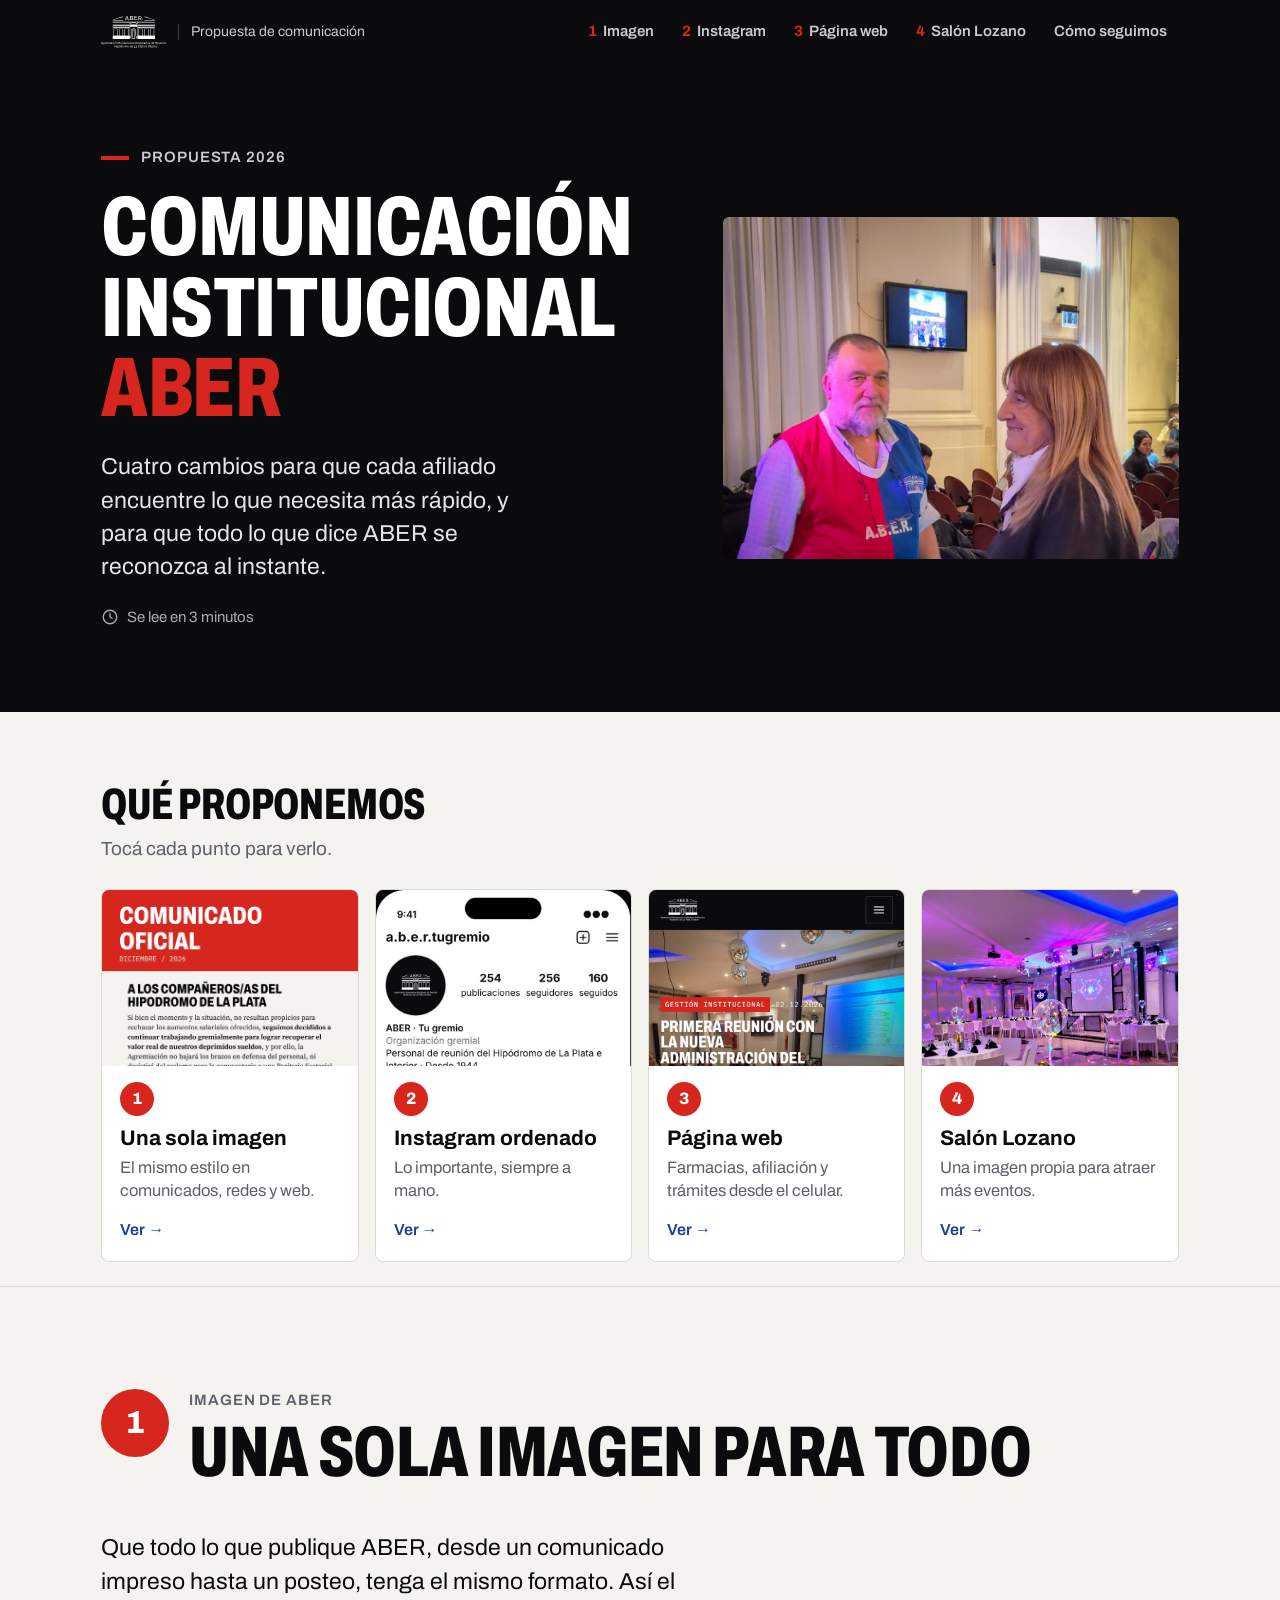
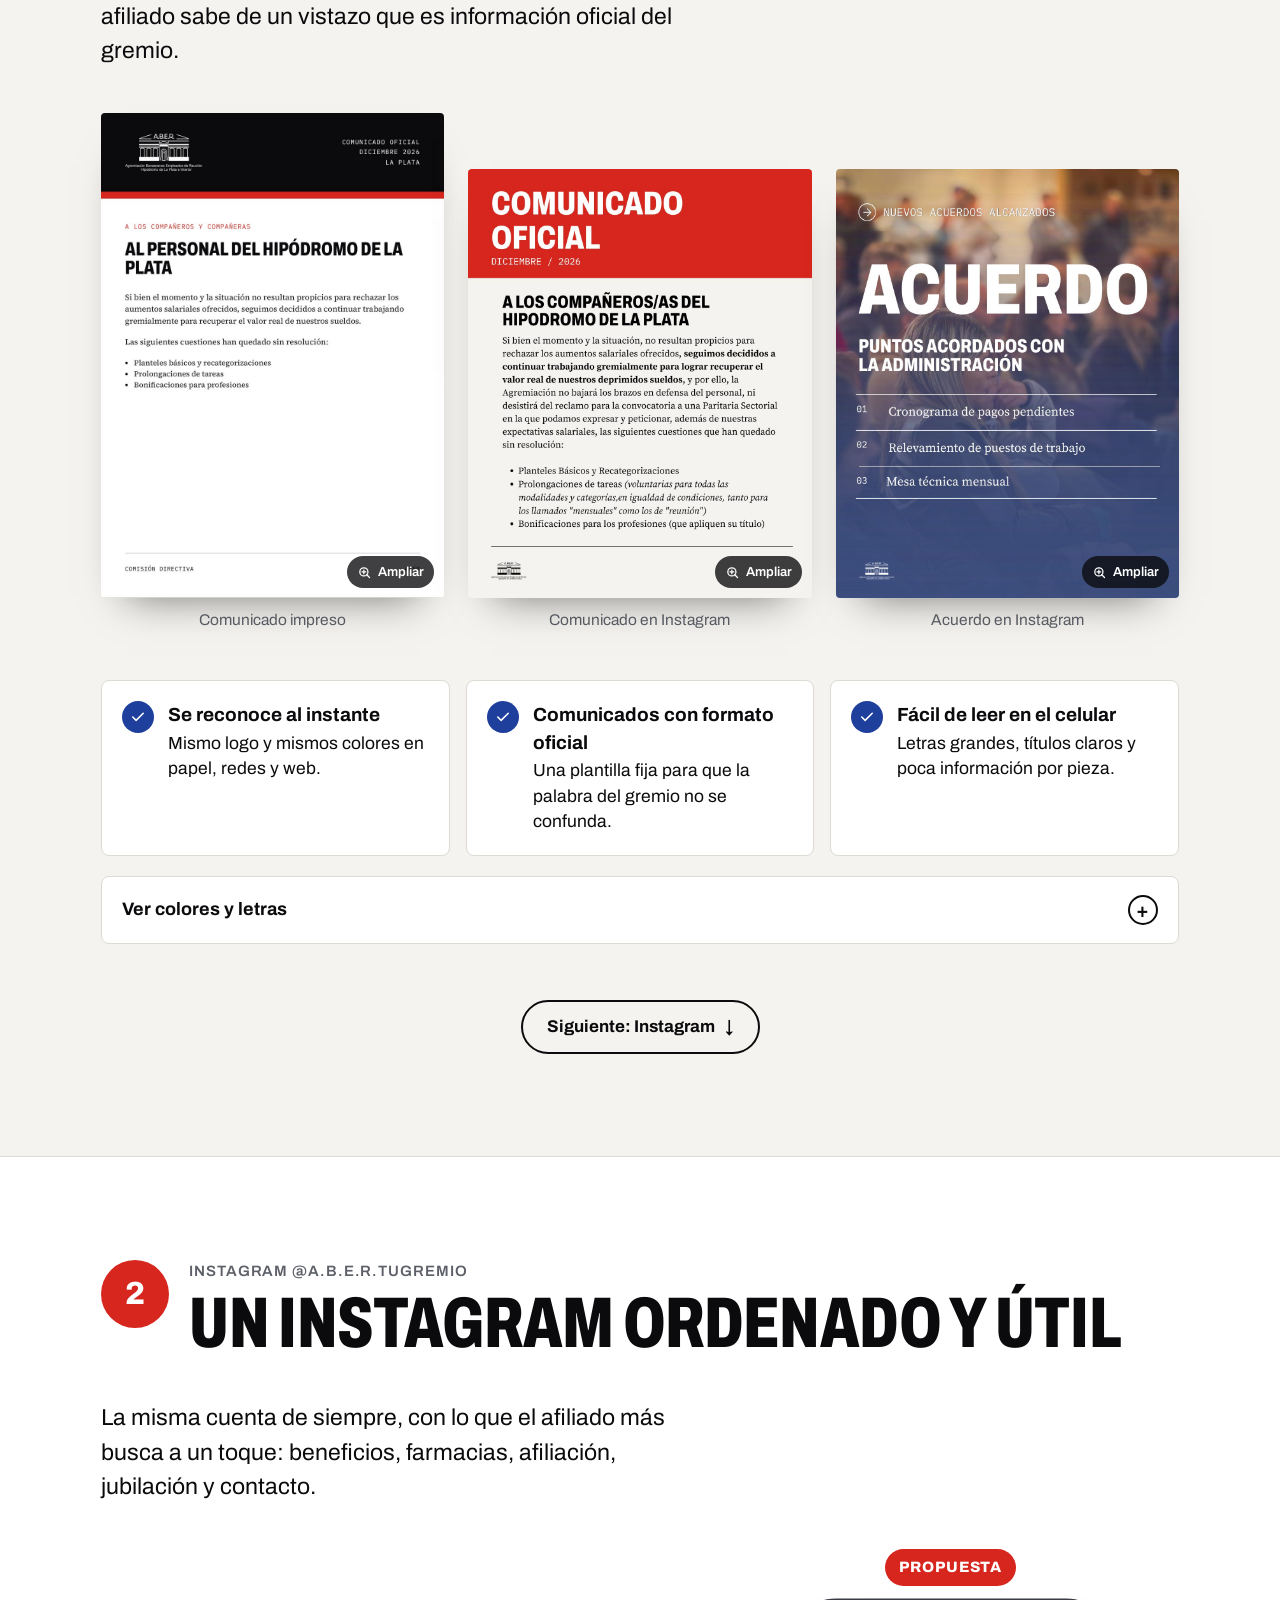
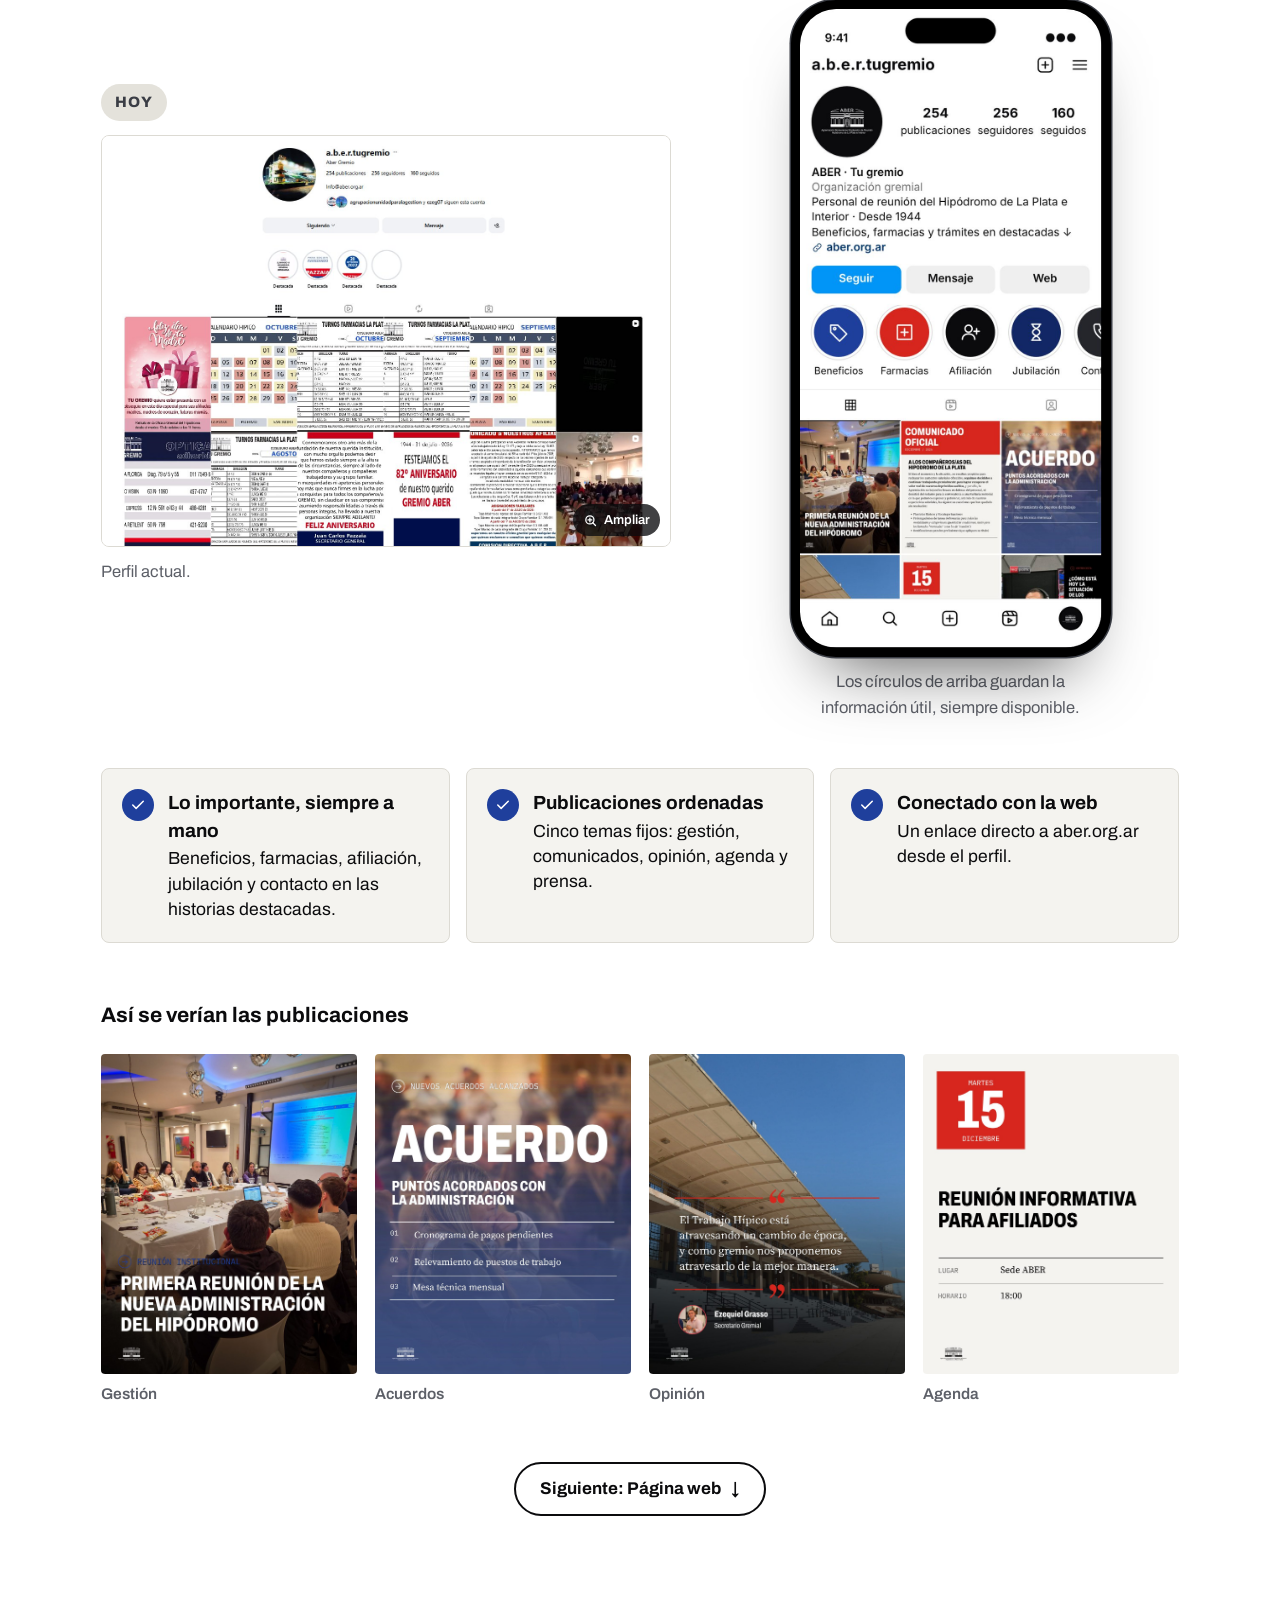
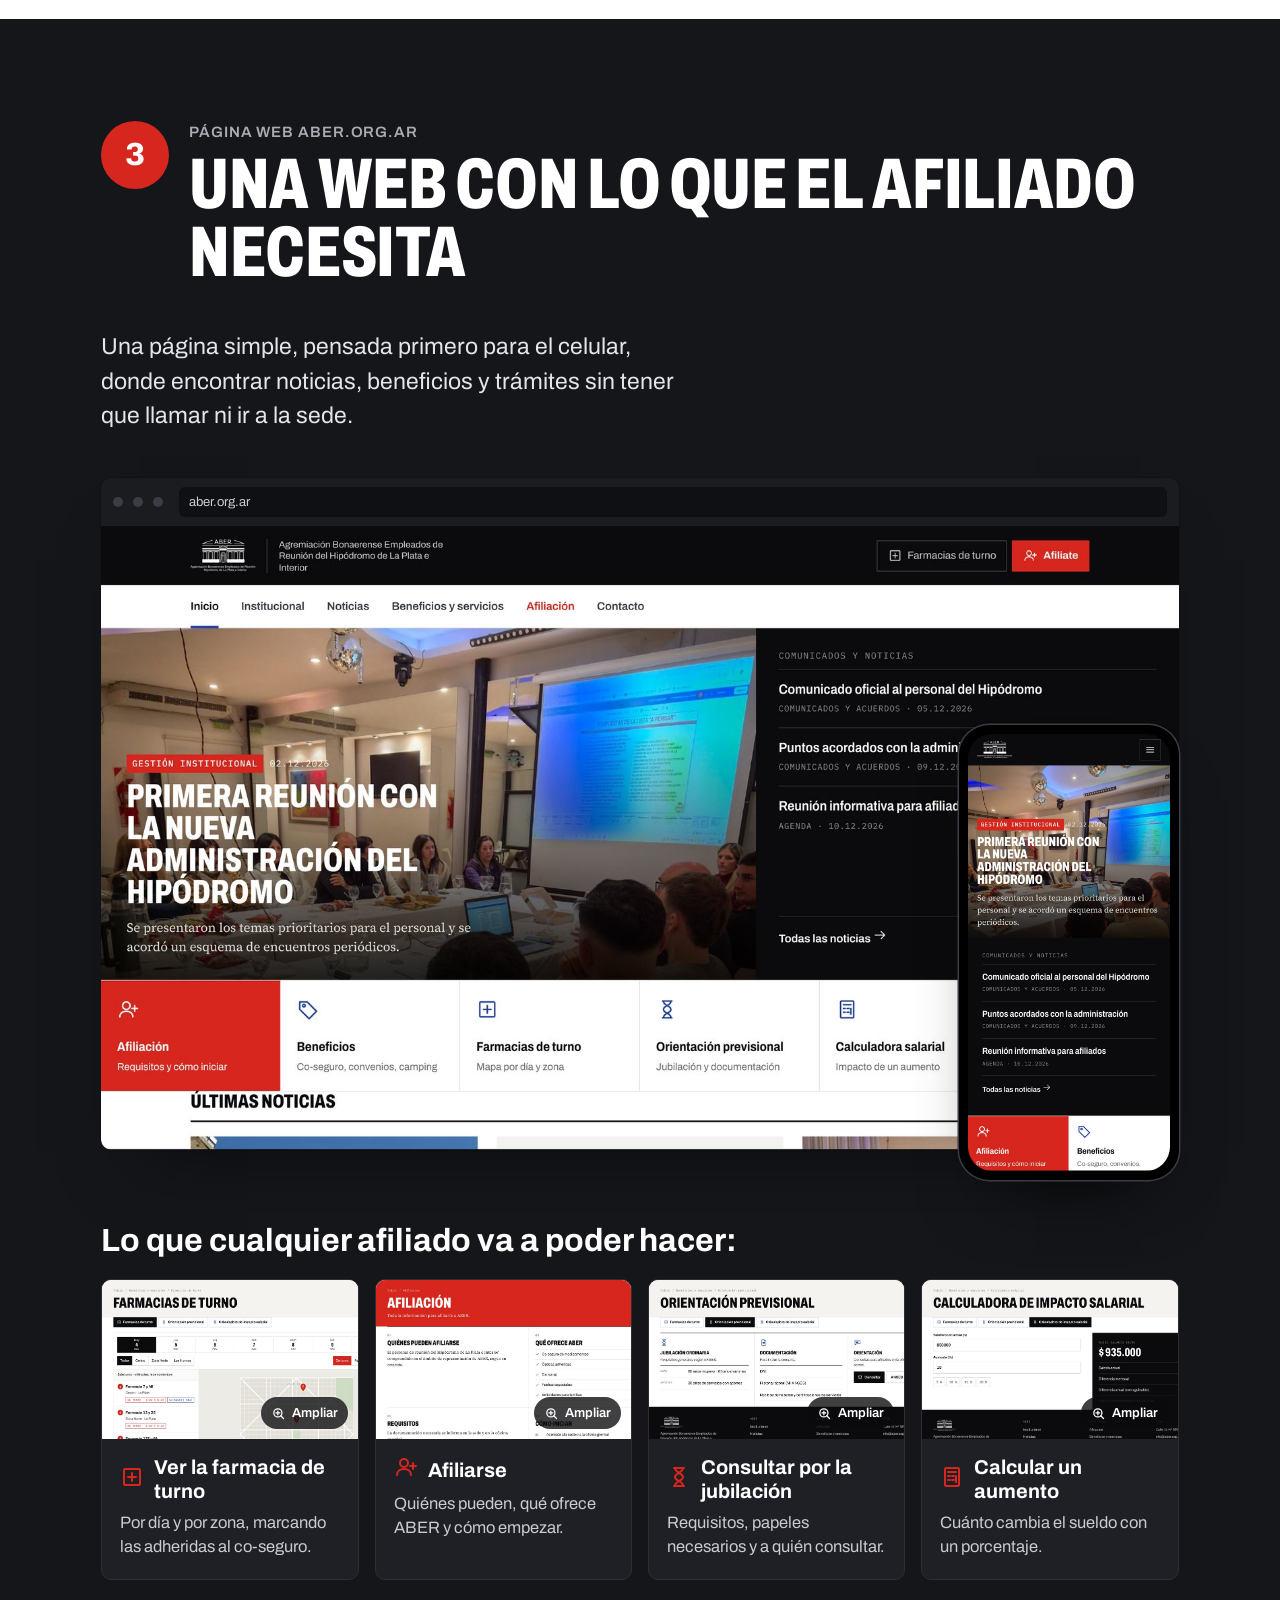
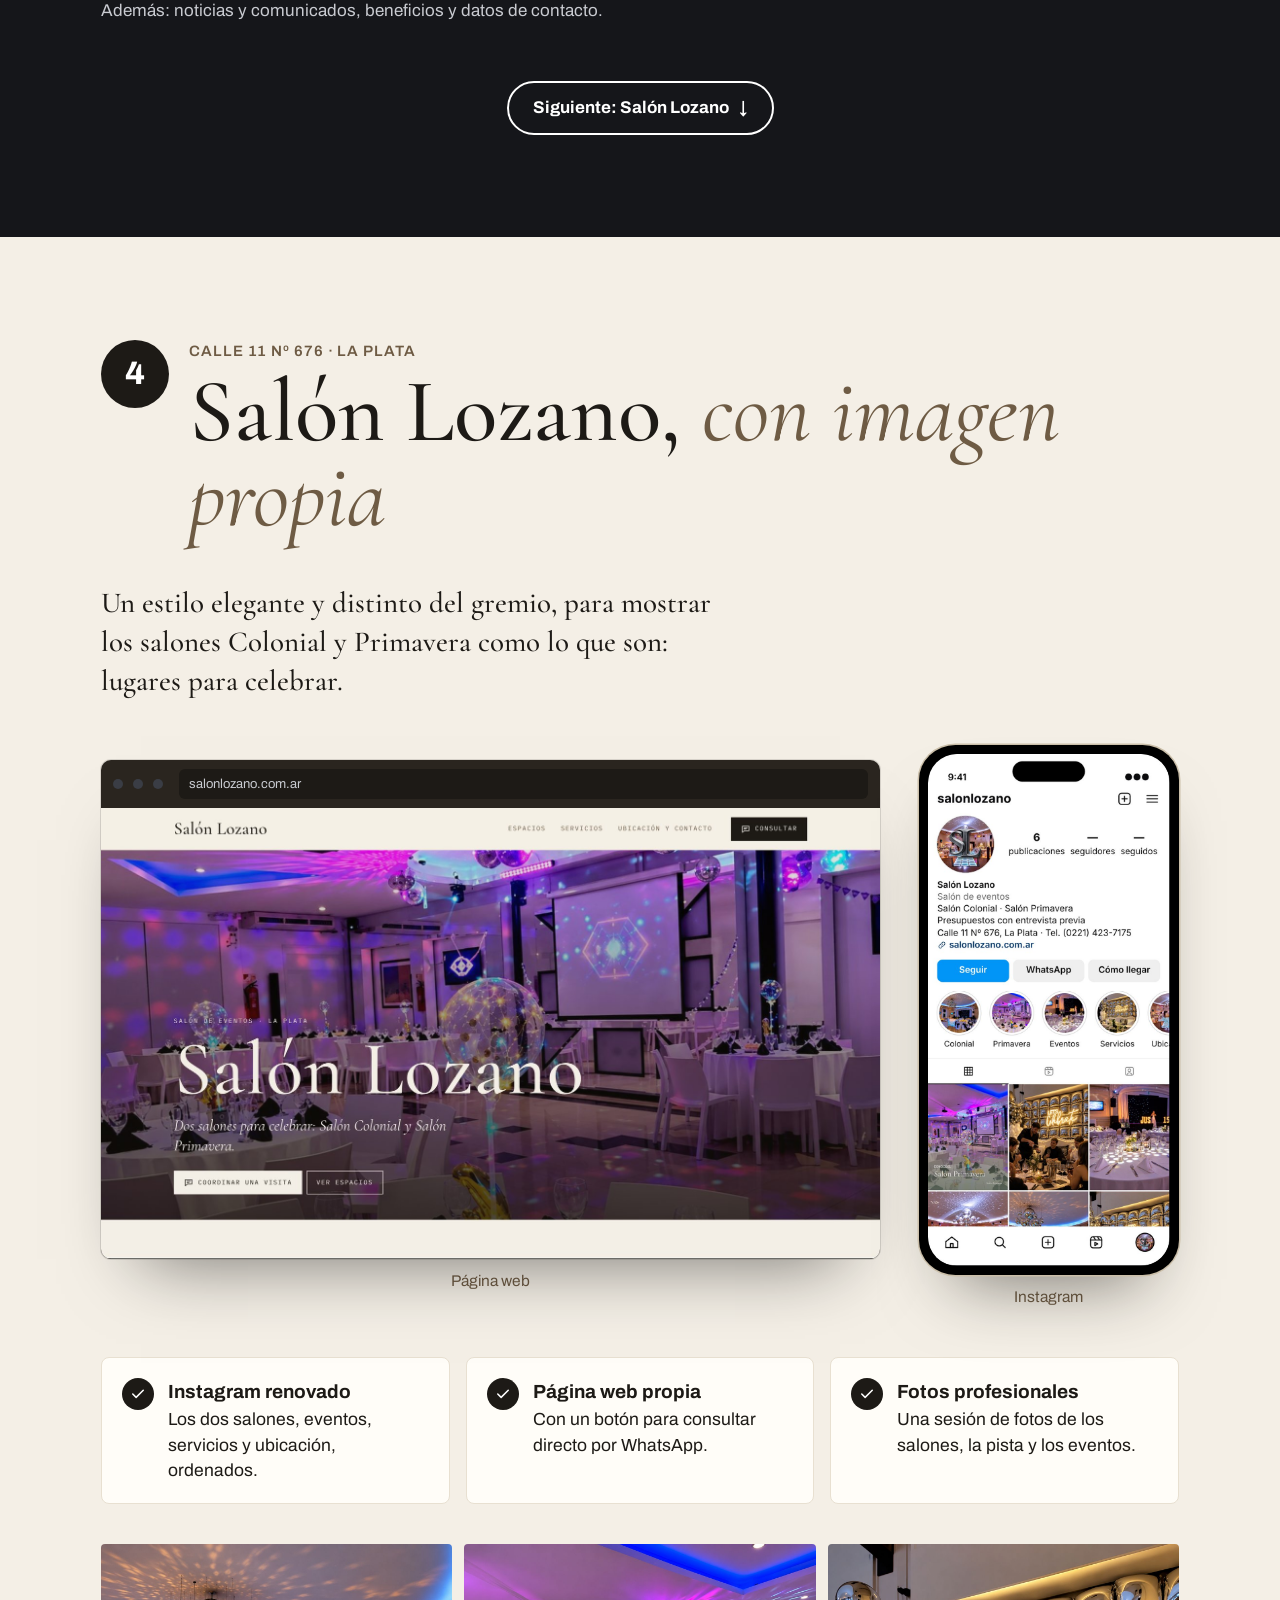
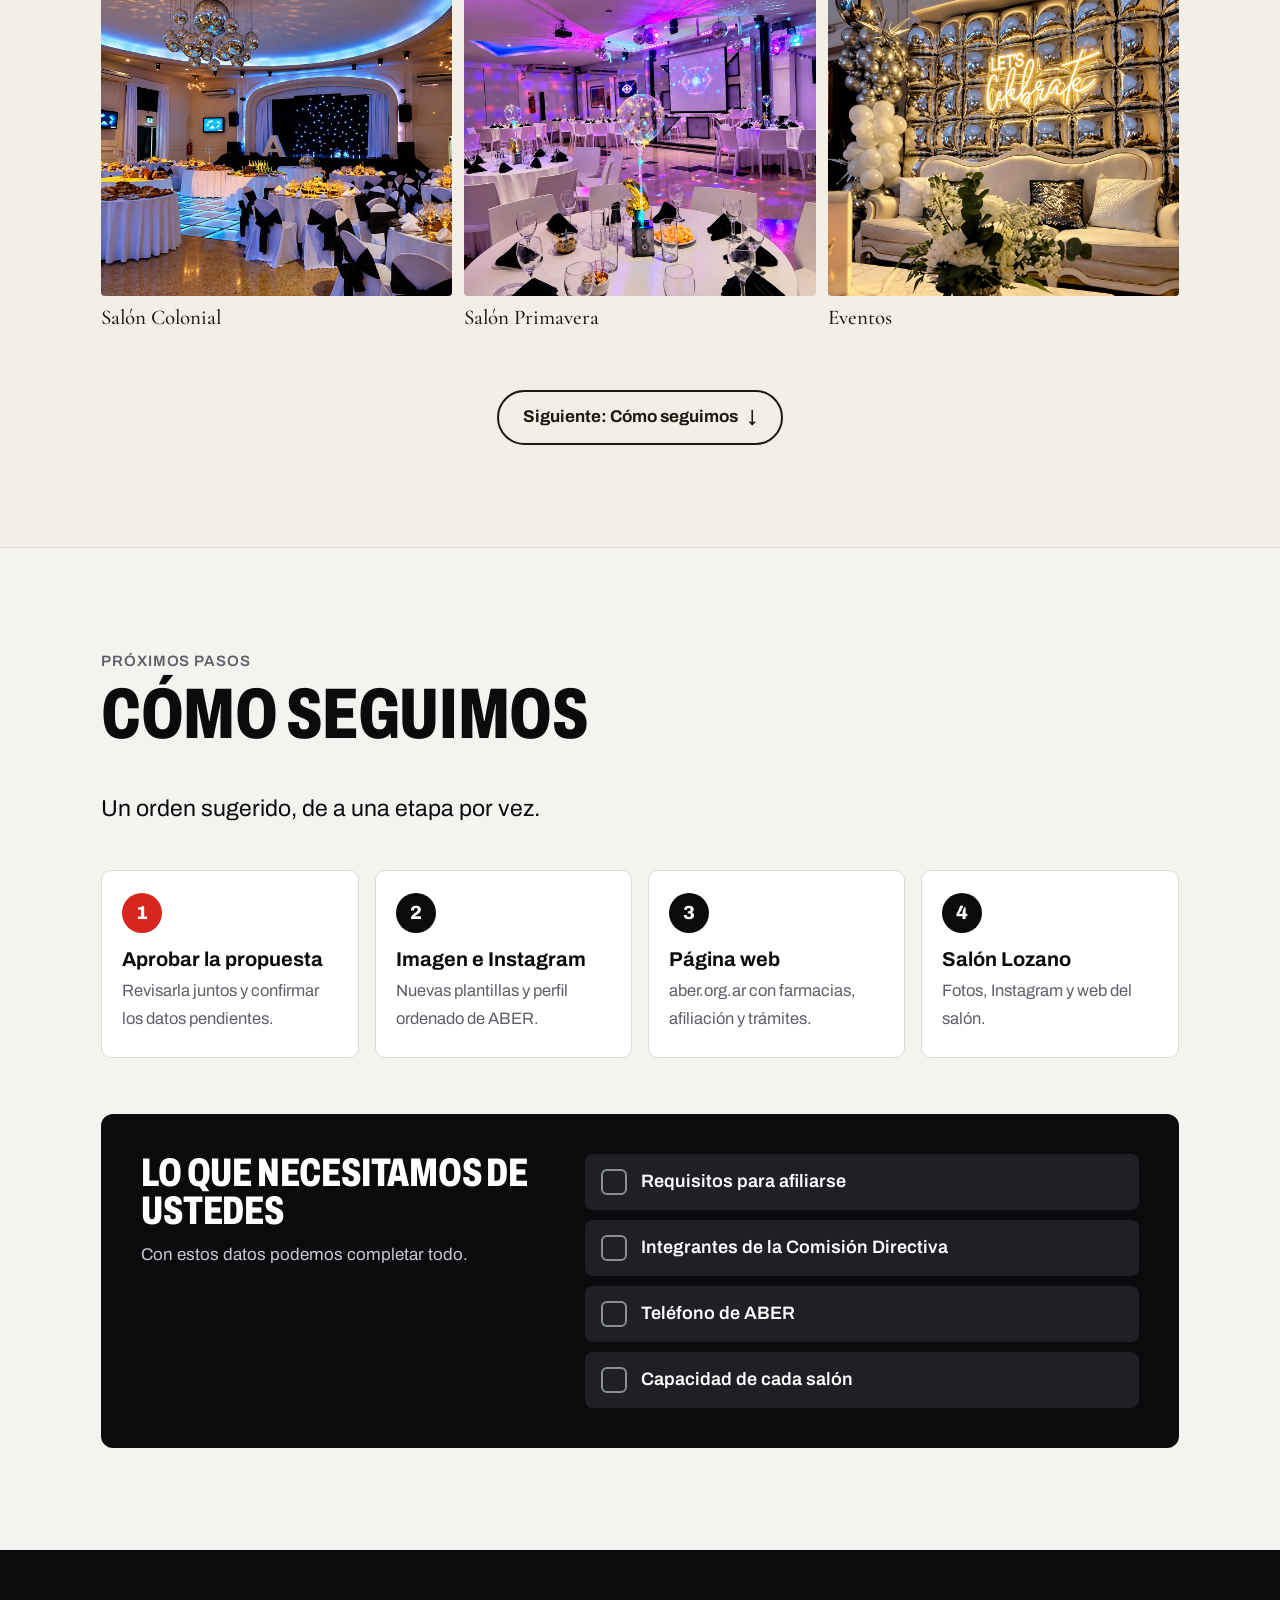
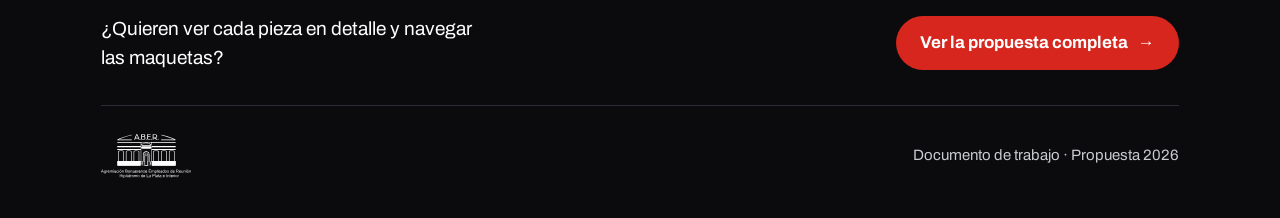
<file: aber/index.html>
<!doctype html>
<html lang="es">
<head>
<meta charset="utf-8">
<meta name="viewport" content="width=device-width, initial-scale=1">
<meta name="robots" content="noindex, nofollow, noarchive, nosnippet, noimageindex">
<meta name="googlebot" content="noindex, nofollow">
<meta name="referrer" content="no-referrer">
<meta name="theme-color" content="#0b0b0d">
<title>ABER · Propuesta de comunicación</title>
<meta name="description" content="Propuesta de renovación de la comunicación de ABER, en resumen. Documento de trabajo.">
<link rel="icon" href="data:image/svg+xml,%3Csvg xmlns='http://www.w3.org/2000/svg' viewBox='0 0 32 32'%3E%3Crect width='32' height='32' fill='%230b0b0d'/%3E%3Crect x='6' y='22' width='20' height='4' fill='%23d6261d'/%3E%3C/svg%3E">
<style>
@font-face { font-family: "Archivo"; src: url("assets/fonts/archivo-latin-standard-normal.woff2") format("woff2"); font-weight: 100 900; font-stretch: 62% 125%; font-display: swap; unicode-range: U+0000-00FF, U+0131, U+0152-0153, U+02BB-02BC, U+02C6, U+02DA, U+02DC, U+2000-206F, U+20AC, U+2122, U+2191, U+2193, U+2212, U+2215, U+FEFF, U+FFFD; }
@font-face { font-family: "Archivo"; src: url("assets/fonts/archivo-latin-ext-standard-normal.woff2") format("woff2"); font-weight: 100 900; font-stretch: 62% 125%; font-display: swap; unicode-range: U+0100-02AF, U+0304, U+0308, U+0329, U+1E00-1E9F, U+1EF2-1EFF, U+2020, U+20A0-20AB, U+20AD-20C0, U+2113, U+2C60-2C7F, U+A720-A7FF; }
@font-face { font-family: "Source Serif 4"; src: url("assets/fonts/source-serif-4-latin-standard-normal.woff2") format("woff2"); font-weight: 200 900; font-display: swap; }
@font-face { font-family: "Cormorant Garamond"; src: url("assets/fonts/cormorant-garamond-latin-500-normal.woff2") format("woff2"); font-weight: 500; font-display: swap; }
@font-face { font-family: "Cormorant Garamond"; src: url("assets/fonts/cormorant-garamond-latin-400-italic.woff2") format("woff2"); font-weight: 300 700; font-style: italic; font-display: swap; }

:root {
  --negro: #0b0b0d; --tinta: #15161a; --gris: #5d6068; --gris-cl: #8b8e97; --linea: #dcdad3;
  --papel: #f4f3ef; --blanco: #ffffff;
  --azul: #1f3f9c; --rojo: #d6261d; --rojo-osc: #b51f17;
  --crema: #f4efe6; --lino: #e8e0d1; --sl-tinta: #1d1a16; --sepia: #6e5b44; --oro: #a5844f;
  --f: "Archivo", "Helvetica Neue", Arial, sans-serif;
  --f-serif: "Source Serif 4", Georgia, serif;
  --f-salon: "Cormorant Garamond", Garamond, Georgia, serif;
  --gut: clamp(16px, 4vw, 56px);
  --max: 1180px;
}
*, *::before, *::after { box-sizing: border-box; }
html { scroll-behavior: smooth; scroll-padding-top: 76px; -webkit-text-size-adjust: 100%; }
body { margin: 0; background: var(--papel); color: var(--negro); font-family: var(--f); font-size: 18px; line-height: 1.55; -webkit-font-smoothing: antialiased; overflow-x: hidden; }
img { max-width: 100%; display: block; height: auto; }
a { color: inherit; }
button { font: inherit; color: inherit; cursor: pointer; }
:focus-visible { outline: 3px solid var(--rojo); outline-offset: 3px; }
.wrap { max-width: var(--max); margin: 0 auto; padding: 0 var(--gut); }
.ico { width: 1.2em; height: 1.2em; flex: none; }

/* Títulos con la letra de ABER */
.tt { font-weight: 800; font-stretch: 70%; text-transform: uppercase; line-height: .95; letter-spacing: -.005em; margin: 0; }

/* ------------------------------------------------------------ Barra */
.bar { position: sticky; top: 0; z-index: 40; background: var(--negro); color: #fff; }
.bar .wrap { display: flex; align-items: center; justify-content: space-between; gap: 20px; height: 64px; }
.bar__brand { display: flex; align-items: center; gap: 12px; text-decoration: none; min-width: 0; }
.bar__brand img { height: 32px; width: auto; }
.bar__brand span { font-size: 14px; line-height: 1.2; color: #c9cbd1; border-left: 1px solid #3a3d45; padding-left: 12px; white-space: nowrap; }
.bar__nav { display: flex; gap: 4px; }
.bar__nav a { text-decoration: none; font-size: 15px; font-weight: 600; color: #c9cbd1; padding: 8px 12px; border-radius: 6px; white-space: nowrap; }
.bar__nav a:hover { color: #fff; background: #24262c; }
.bar__nav a.is-on { color: #fff; box-shadow: inset 0 -3px 0 var(--rojo); border-radius: 0; }
.bar__nav b { color: var(--rojo); margin-right: 6px; }
.bar__prog { position: absolute; left: 0; bottom: 0; height: 3px; width: 0; background: var(--rojo); }
@media (max-width: 1020px) { .bar__nav { display: none; } }
@media (max-width: 380px) { .bar__brand span { display: none; } }

/* ------------------------------------------------------------ Portada */
.hero { background: var(--negro); color: #fff; overflow: hidden; }
.hero__grid { display: grid; grid-template-columns: minmax(0, 1.1fr) minmax(0, .9fr); gap: clamp(24px, 5vw, 64px); align-items: center; padding-top: clamp(32px, 6vw, 80px); padding-bottom: clamp(36px, 6vw, 80px); }
.hero__kick { display: inline-flex; align-items: center; gap: 12px; font-size: 15px; font-weight: 600; letter-spacing: .06em; text-transform: uppercase; color: #c9cbd1; margin-bottom: 18px; }
.hero__kick::before { content: ""; width: 28px; height: 4px; background: var(--rojo); }
.hero h1 { font-size: clamp(44px, 6.6vw, 94px); }
@media (max-width: 820px) { .hero h1 { font-size: clamp(44px, 12vw, 84px); } }
.hero h1 em { font-style: normal; color: var(--rojo); }
.hero__lead { font-size: clamp(19px, 2vw, 23px); line-height: 1.45; color: #e4e5e9; margin: 22px 0 0; max-width: 34ch; }
.hero__time { display: inline-flex; align-items: center; gap: 8px; margin-top: 22px; font-size: 15px; color: #a9acb4; }
.hero__pic { position: relative; border-radius: 6px; overflow: hidden; aspect-ratio: 4 / 3; }
.hero__pic img { width: 100%; height: 100%; object-fit: cover; }
@media (max-width: 820px) {
  .hero__grid { grid-template-columns: 1fr; }
  .hero__pic { aspect-ratio: 16 / 10; }
}

/* Índice: las 4 propuestas */
.idx { padding: clamp(40px, 6vw, 72px) 0 clamp(16px, 3vw, 24px); }
.idx h2 { font-size: clamp(30px, 4vw, 44px); margin-bottom: 8px; }
.idx > .wrap > p { margin: 0 0 26px; color: var(--gris); font-size: 19px; }
.idx__list { list-style: none; margin: 0; padding: 0; display: grid; grid-template-columns: repeat(4, 1fr); gap: 16px; }
.idx__list a { display: flex; flex-direction: column; height: 100%; background: #fff; border: 1px solid var(--linea); border-radius: 8px; overflow: hidden; text-decoration: none; transition: transform .2s, box-shadow .2s; }
.idx__list a:hover { transform: translateY(-3px); box-shadow: 0 18px 30px -20px rgba(0,0,0,.4); }
.idx__img { aspect-ratio: 16 / 11; overflow: hidden; background: var(--lino); }
.idx__img img { width: 100%; height: 100%; object-fit: cover; object-position: top; }
.idx__t { padding: 16px 18px 18px; display: flex; flex-direction: column; gap: 6px; flex: 1; }
.idx__n { display: inline-grid; place-items: center; width: 34px; height: 34px; border-radius: 50%; background: var(--rojo); color: #fff; font-weight: 800; font-size: 17px; }
.idx__t b { font-size: 21px; line-height: 1.15; margin-top: 4px; }
.idx__t span { color: var(--gris); font-size: 16.5px; line-height: 1.4; }
.idx__t .idx__n { color: #fff; }
.idx__t i { margin-top: auto; padding-top: 10px; font-style: normal; font-weight: 600; font-size: 16px; color: var(--azul); display: inline-flex; gap: 6px; align-items: center; }
@media (max-width: 1020px) { .idx__list { grid-template-columns: 1fr 1fr; } }
@media (max-width: 560px) {
  .idx__list { grid-template-columns: 1fr; gap: 12px; }
  .idx__list a { flex-direction: row; align-items: stretch; }
  .idx__img { width: 34%; aspect-ratio: auto; flex: none; }
  .idx__t { padding: 14px 14px 14px 16px; }
  .idx__t b { font-size: 19px; }
  .idx__t span { font-size: 15.5px; }
  .idx__t i { display: none; }
  .idx__n { width: 30px; height: 30px; font-size: 15px; }
}

/* ------------------------------------------------------------ Secciones */
.sec { padding: clamp(56px, 8vw, 104px) 0; border-top: 1px solid var(--linea); }
.sec--blanco { background: #fff; }
.sec--negro { background: var(--tinta); color: #fff; border-top: 0; }
.sec--crema { background: var(--crema); color: var(--sl-tinta); border-top: 0; }
.sec__head { display: grid; grid-template-columns: auto 1fr; gap: 6px 20px; align-items: start; margin-bottom: clamp(26px, 4vw, 44px); }
.sec__n { grid-row: span 2; display: grid; place-items: center; width: clamp(52px, 6vw, 68px); height: clamp(52px, 6vw, 68px); border-radius: 50%; background: var(--rojo); color: #fff; font-weight: 800; font-size: clamp(24px, 3vw, 32px); }
.sec__k { font-size: 15px; font-weight: 600; letter-spacing: .06em; text-transform: uppercase; color: var(--gris); align-self: end; }
.sec--negro .sec__k { color: #a9acb4; }
.sec h2 { font-size: clamp(36px, 5.6vw, 72px); }
.sec__lead { font-size: clamp(19px, 2vw, 23px); line-height: 1.5; max-width: 46ch; margin: 0 0 clamp(28px, 4vw, 44px); }
.sec--negro .sec__lead { color: #e4e5e9; }
@media (max-width: 560px) {
  .sec__head { grid-template-columns: 1fr; }
  .sec__n { grid-row: auto; margin-bottom: 6px; }
}

/* Beneficios: lo que gana el afiliado */
.gains { list-style: none; margin: clamp(32px, 4vw, 48px) 0 0; padding: 0; display: grid; grid-template-columns: repeat(3, 1fr); gap: 16px; }
.gains li { display: grid; grid-template-columns: auto 1fr; gap: 14px; padding: 20px; background: #fff; border-radius: 8px; border: 1px solid var(--linea); font-size: 17.5px; line-height: 1.45; }
.gains li b { display: block; font-size: 19px; margin-bottom: 2px; }
.gains .ok { width: 32px; height: 32px; border-radius: 50%; background: var(--azul); color: #fff; display: grid; place-items: center; }
.gains .ok .ico { width: 18px; height: 18px; }
.sec--blanco .gains li { background: var(--papel); }
.sec--negro .gains li { background: #1f2026; border-color: #2c2e35; color: #e4e5e9; }
.sec--negro .gains li b { color: #fff; }
.sec--negro .gains .ok { background: var(--rojo); }
.sec--crema .gains li { background: #fffdf8; border-color: var(--lino); }
.sec--crema .gains .ok { background: var(--sl-tinta); }
@media (max-width: 900px) { .gains { grid-template-columns: 1fr; gap: 10px; } .gains li { padding: 16px; } }

/* Más detalles (desplegable) */
.more { margin-top: 20px; border: 1px solid var(--linea); border-radius: 8px; background: #fff; }
.more summary { list-style: none; cursor: pointer; display: flex; align-items: center; justify-content: space-between; gap: 12px; padding: 18px 20px; font-weight: 700; font-size: 18px; min-height: 60px; }
.more summary::-webkit-details-marker { display: none; }
.more summary .pm { width: 30px; height: 30px; border-radius: 50%; border: 2px solid currentColor; display: grid; place-items: center; flex: none; font-size: 20px; line-height: 1; transition: transform .2s; }
.more[open] summary .pm { transform: rotate(45deg); }
.more__in { padding: 0 20px 22px; }
.sec--negro .more { background: #1f2026; border-color: #2c2e35; }

/* Siguiente */
.next { display: flex; justify-content: center; margin-top: clamp(36px, 5vw, 56px); }
.next a { display: inline-flex; align-items: center; gap: 10px; min-height: 52px; padding: 12px 24px; border-radius: 40px; border: 2px solid currentColor; text-decoration: none; font-weight: 700; font-size: 17px; }
.next a:hover { background: var(--negro); color: #fff; border-color: var(--negro); }
.sec--negro .next a:hover { background: #fff; color: var(--negro); border-color: #fff; }
.sec--crema .next a:hover { background: var(--sl-tinta); color: var(--crema); border-color: var(--sl-tinta); }

/* Imágenes ampliables */
.zoom { display: block; width: 100%; padding: 0; border: 0; background: none; cursor: zoom-in; position: relative; text-align: left; }
.zoom__hint { position: absolute; right: 10px; bottom: 10px; display: inline-flex; align-items: center; gap: 6px; background: rgba(11,11,13,.78); color: #fff; font-size: 13px; font-weight: 600; padding: 6px 10px; border-radius: 30px; pointer-events: none; }
.zoom__hint .ico { width: 15px; height: 15px; }
.cap { display: block; margin-top: 10px; font-size: 15.5px; color: var(--gris); text-align: center; }
.sec--negro .cap { color: #a9acb4; }
.sec--crema .cap { color: var(--sepia); }

/* Marcos: teléfono y navegador */
.phone { container-type: inline-size; width: 100%; max-width: 320px; margin: 0 auto; background: #000; border-radius: 14% / 6.6%; padding: 9px; box-shadow: 0 0 0 1.5px #3a3d45, 0 40px 70px -36px rgba(0,0,0,.7); }
.phone img { width: 100%; border-radius: 12cqw; }
.browser { border-radius: 10px; overflow: hidden; background: #1b1c20; box-shadow: 0 0 0 1px rgba(0,0,0,.12), 0 40px 70px -40px rgba(0,0,0,.55); }
.browser__bar { display: flex; align-items: center; gap: 10px; padding: 9px 12px; }
.browser__bar i { width: 10px; height: 10px; border-radius: 50%; background: #3a3d45; flex: none; }
.browser__bar span { flex: 1; min-width: 0; margin-left: 6px; background: #0f1013; color: #c9cbd1; border-radius: 6px; padding: 5px 10px; font-size: 13px; white-space: nowrap; overflow: hidden; text-overflow: ellipsis; }

/* ------------------------------------------------------------ 1 Imagen */
.pieces { display: grid; grid-template-columns: 1fr 1fr 1fr; gap: clamp(12px, 2vw, 24px); align-items: end; }
.pieces figure { margin: 0; min-width: 0; }
.pieces img { width: 100%; border-radius: 4px; box-shadow: 0 24px 40px -26px rgba(0,0,0,.55); }
@media (max-width: 640px) {
  .pieces { grid-template-columns: 1fr 1fr; }
  .pieces figure:first-child { grid-column: 1 / -1; max-width: 400px; margin: 0 auto; }
}
.swatches { display: grid; grid-template-columns: repeat(4, 1fr); gap: 10px; margin: 4px 0 22px; }
.sw { border-radius: 8px; padding: 16px; min-height: 120px; display: flex; flex-direction: column; justify-content: flex-end; font-size: 15.5px; line-height: 1.35; border: 1px solid var(--linea); }
.sw b { font-size: 19px; }
.fonts { display: grid; grid-template-columns: 1fr 1fr; gap: 10px; }
.fonts div { border: 1px solid var(--linea); border-radius: 8px; padding: 18px; }
.fonts small { display: block; font-size: 15px; color: var(--gris); margin-bottom: 8px; }
.fonts .a { font-size: 34px; }
.fonts .b { font-family: var(--f-serif); font-size: 20px; line-height: 1.45; }
.more h4 { margin: 6px 0 12px; font-size: 18px; }
@media (max-width: 640px) { .swatches { grid-template-columns: 1fr 1fr; } .fonts { grid-template-columns: 1fr; } }

/* ------------------------------------------------------------ 2 Instagram: antes / después */
.ba { display: grid; grid-template-columns: 1.25fr 1fr; gap: clamp(20px, 4vw, 56px); align-items: center; }
.ba__col { min-width: 0; }
.tag { display: inline-flex; align-items: center; gap: 8px; font-weight: 800; font-size: 15px; letter-spacing: .06em; text-transform: uppercase; padding: 7px 14px; border-radius: 30px; margin-bottom: 14px; }
.tag--hoy { background: #e4e2db; color: #3a3d45; }
.tag--prop { background: var(--rojo); color: #fff; }
.ba__hoy .frame { border-radius: 8px; overflow: hidden; border: 1px solid var(--linea); background: #fff; }
.ba__hoy p, .ba__prop p { margin: 12px 0 0; color: var(--gris); font-size: 16.5px; }
.ba__prop { text-align: center; }
.ba__prop p { max-width: 32ch; margin-left: auto; margin-right: auto; }
@media (max-width: 820px) { .ba { grid-template-columns: 1fr; } .ba__prop .phone { max-width: 290px; } }
.posts { display: grid; grid-template-columns: repeat(4, 1fr); gap: clamp(10px, 1.6vw, 18px); margin-top: clamp(36px, 5vw, 56px); }
.posts h3 { grid-column: 1 / -1; margin: 0 0 4px; font-size: 21px; }
.posts figure { margin: 0; min-width: 0; }
.posts img { width: 100%; aspect-ratio: 4 / 5; object-fit: cover; border-radius: 4px; }
.posts figcaption { margin-top: 8px; font-size: 15.5px; font-weight: 600; color: var(--gris); }
@media (max-width: 640px) { .posts { grid-template-columns: 1fr 1fr; } }

/* ------------------------------------------------------------ 3 Web */
.devices { position: relative; display: grid; grid-template-columns: 1fr 220px; gap: 0; align-items: end; }
.devices .browser { grid-column: 1 / 3; grid-row: 1; margin-right: 140px; }
.devices .phone { grid-column: 2; grid-row: 1; max-width: 230px; margin: 0 0 -30px; position: relative; z-index: 2; }
.devices__solo { display: none; }
@media (max-width: 820px) {
  .devices { display: none; }
  .devices__solo { display: block; }
  .devices__solo .phone { max-width: 290px; }
}
.tools-h { margin: clamp(48px, 6vw, 72px) 0 18px; font-size: clamp(24px, 3vw, 32px); font-weight: 700; line-height: 1.2; }
.tools { display: grid; grid-template-columns: repeat(4, 1fr); gap: 16px; }
.tool { background: #1f2026; border: 1px solid #2c2e35; border-radius: 10px; overflow: hidden; display: flex; flex-direction: column; }
.tool .zoom { aspect-ratio: 16 / 10; overflow: hidden; background: #fff; }
.tool .zoom img { width: 100%; height: 100%; object-fit: cover; object-position: top left; }
.tool__t { padding: 16px 18px 20px; }
.tool__t b { display: flex; align-items: center; gap: 10px; font-size: 20px; line-height: 1.2; color: #fff; }
.tool__t b .ico { color: var(--rojo); width: 24px; height: 24px; }
.tool__t p { margin: 8px 0 0; font-size: 16.5px; line-height: 1.45; color: #c9cbd1; }
.tools-more { margin: 18px 0 0; color: #c9cbd1; font-size: 17px; }
@media (max-width: 1020px) { .tools { grid-template-columns: 1fr 1fr; } }
@media (max-width: 560px) { .tools { grid-template-columns: 1fr; } }

/* ------------------------------------------------------------ 4 Salón Lozano */
.sec--crema h2.sl { font-family: var(--f-salon); font-weight: 500; font-stretch: 100%; text-transform: none; letter-spacing: 0; font-size: clamp(46px, 7vw, 92px); line-height: .95; }
.sec--crema h2.sl em { color: var(--sepia); }
.sec--crema .sec__n { background: var(--sl-tinta); }
.sec--crema .sec__k { color: var(--sepia); }
.sec--crema .sec__lead { font-family: var(--f-salon); font-size: clamp(23px, 2.5vw, 29px); line-height: 1.35; }
.sl-dev { display: grid; grid-template-columns: 1fr 260px; gap: clamp(20px, 3vw, 40px); align-items: center; }
.sl-dev > * { min-width: 0; }
.sl-dev .browser { background: #2a251f; }
.sl-dev .browser__bar span { background: #1d1a16; }
.sl-dev .phone { box-shadow: 0 0 0 1.5px #cbbfa9, 0 40px 70px -36px rgba(29,26,22,.6); }
@media (max-width: 820px) { .sl-dev { grid-template-columns: 1fr; } .sl-dev .phone { max-width: 290px; } }
.sl-photos { display: grid; grid-template-columns: repeat(3, 1fr); gap: 12px; margin-top: clamp(28px, 4vw, 40px); }
.sl-photos figure { margin: 0; min-width: 0; }
.sl-photos img { width: 100%; aspect-ratio: 1; object-fit: cover; border-radius: 4px; }
.sl-photos figcaption { font-family: var(--f-salon); font-size: 21px; margin-top: 6px; }
@media (max-width: 560px) { .sl-photos { grid-template-columns: 1fr 1fr; } .sl-photos figure:last-child { display: none; } }

/* ------------------------------------------------------------ Cómo seguimos */
.steps { list-style: none; margin: 0; padding: 0; display: grid; grid-template-columns: repeat(4, 1fr); gap: 16px; counter-reset: s; }
.steps li { counter-increment: s; background: #fff; border: 1px solid var(--linea); border-radius: 10px; padding: 22px 20px 24px; position: relative; }
.steps li::before { content: counter(s); display: grid; place-items: center; width: 40px; height: 40px; border-radius: 50%; background: var(--negro); color: #fff; font-weight: 800; font-size: 19px; margin-bottom: 14px; }
.steps li:first-child::before { background: var(--rojo); }
.steps b { display: block; font-size: 20px; line-height: 1.2; margin-bottom: 6px; }
.steps span { color: var(--gris); font-size: 16.5px; line-height: 1.45; }
@media (max-width: 1020px) { .steps { grid-template-columns: 1fr 1fr; } }
@media (max-width: 560px) {
  .steps { grid-template-columns: 1fr; gap: 10px; }
  .steps li { display: grid; grid-template-columns: 40px 1fr; gap: 0 14px; padding: 16px; }
  .steps li::before { grid-row: span 2; margin: 0; }
}
.need { margin-top: clamp(36px, 5vw, 56px); background: var(--negro); color: #fff; border-radius: 12px; padding: clamp(22px, 4vw, 40px); display: grid; grid-template-columns: 1fr 1.4fr; gap: clamp(18px, 4vw, 48px); align-items: start; }
.need h3 { font-size: clamp(28px, 3.4vw, 40px); }
.need > div > p { margin: 12px 0 0; color: #c9cbd1; font-size: 17px; }
.need ul { list-style: none; margin: 0; padding: 0; display: grid; gap: 10px; }
.need li { display: flex; align-items: center; gap: 14px; background: #1f2026; border-radius: 8px; padding: 14px 16px; font-size: 18px; font-weight: 600; }
.need li i { width: 26px; height: 26px; border: 2px solid #8b8e97; border-radius: 6px; flex: none; }
@media (max-width: 820px) { .need { grid-template-columns: 1fr; } }

/* ------------------------------------------------------------ Pie */
.foot { background: var(--negro); color: #c9cbd1; padding: clamp(40px, 6vw, 64px) 0 40px; }
.foot__cta { display: flex; flex-wrap: wrap; align-items: center; justify-content: space-between; gap: 20px; padding-bottom: 32px; border-bottom: 1px solid #2c2e35; }
.foot__cta p { margin: 0; font-size: 19px; color: #fff; max-width: 36ch; }
.foot__cta a { display: inline-flex; align-items: center; gap: 10px; min-height: 54px; padding: 12px 24px; border-radius: 40px; background: var(--rojo); color: #fff; text-decoration: none; font-weight: 700; font-size: 17px; }
.foot__cta a:hover { background: var(--rojo-osc); }
.foot__b { display: flex; flex-wrap: wrap; align-items: center; justify-content: space-between; gap: 16px; padding-top: 28px; font-size: 15px; }
.foot__b img { height: 44px; width: auto; }

/* ------------------------------------------------------------ Visor de imagen */
.lb { position: fixed; inset: 0; z-index: 100; background: rgba(8,8,10,.94); display: none; flex-direction: column; }
.lb.is-on { display: flex; }
.lb__top { display: flex; justify-content: flex-end; padding: 12px; flex: none; }
.lb__x { display: inline-flex; align-items: center; gap: 8px; min-height: 48px; padding: 10px 18px; border-radius: 30px; border: 0; background: #fff; color: var(--negro); font-weight: 700; font-size: 17px; }
.lb__img { flex: 1; min-height: 0; overflow: auto; display: flex; align-items: flex-start; justify-content: center; padding: 0 12px 24px; -webkit-overflow-scrolling: touch; }
.lb__img img { max-width: min(100%, 1400px); height: auto; margin: auto; border-radius: 4px; }
.lb__cap { flex: none; text-align: center; color: #c9cbd1; font-size: 15px; padding: 0 16px 16px; }

@media (prefers-reduced-motion: reduce) { html { scroll-behavior: auto; } * { transition: none !important; } }
</style>
</head>
<body>

<header class="bar">
  <div class="wrap">
    <a class="bar__brand" href="#inicio">
      <img src="assets/img/aber-logo.svg" alt="ABER" width="68" height="34">
      <span>Propuesta de comunicación</span>
    </a>
    <nav class="bar__nav" aria-label="Secciones">
      <a href="#imagen"><b>1</b>Imagen</a>
      <a href="#instagram"><b>2</b>Instagram</a>
      <a href="#web"><b>3</b>Página web</a>
      <a href="#salon"><b>4</b>Salón Lozano</a>
      <a href="#seguimos">Cómo seguimos</a>
    </nav>
  </div>
  <div class="bar__prog" id="prog"></div>
</header>

<main>
  <!-- PORTADA ===================================================== -->
  <section class="hero" id="inicio">
    <div class="wrap hero__grid">
      <div>
        <div class="hero__kick">Propuesta 2026</div>
        <h1 class="tt">Comunicación<br>institucional <em>ABER</em></h1>
        <p class="hero__lead">Cuatro cambios para que cada afiliado encuentre lo que necesita más rápido, y para que todo lo que dice ABER se reconozca al instante.</p>
        <div class="hero__time">
          <svg class="ico" viewBox="0 0 24 24" fill="none" stroke="currentColor" stroke-width="1.8" stroke-linecap="round" aria-hidden="true"><circle cx="12" cy="12" r="9"/><path d="M12 7v5l3 2"/></svg>
          Se lee en 3 minutos
        </div>
      </div>
      <div class="hero__pic"><img src="assets/img/aber-foto-ninez.jpg" alt="Afiliados de ABER en el Día de la Niñez" width="1080" height="800"></div>
    </div>
  </section>

  <section class="idx" aria-labelledby="idx-t">
    <div class="wrap">
      <h2 class="tt" id="idx-t">Qué proponemos</h2>
      <p>Tocá cada punto para verlo.</p>
      <ol class="idx__list">
        <li><a href="#imagen">
          <div class="idx__img"><img src="assets/img/aber-post-2.jpg" alt="" loading="lazy"></div>
          <div class="idx__t"><span class="idx__n">1</span><b>Una sola imagen</b><span>El mismo estilo en comunicados, redes y web.</span><i>Ver →</i></div>
        </a></li>
        <li><a href="#instagram">
          <div class="idx__img"><img src="assets/img/propuesta/ig-aber.jpg" alt="" loading="lazy"></div>
          <div class="idx__t"><span class="idx__n">2</span><b>Instagram ordenado</b><span>Lo importante, siempre a mano.</span><i>Ver →</i></div>
        </a></li>
        <li><a href="#web">
          <div class="idx__img"><img src="assets/img/propuesta/web-movil.jpg" alt="" loading="lazy"></div>
          <div class="idx__t"><span class="idx__n">3</span><b>Página web</b><span>Farmacias, afiliación y trámites desde el celular.</span><i>Ver →</i></div>
        </a></li>
        <li><a href="#salon">
          <div class="idx__img"><img src="assets/img/salon-primavera.jpg" alt="" loading="lazy"></div>
          <div class="idx__t"><span class="idx__n">4</span><b>Salón Lozano</b><span>Una imagen propia para atraer más eventos.</span><i>Ver →</i></div>
        </a></li>
      </ol>
    </div>
  </section>

  <!-- 1 IMAGEN ===================================================== -->
  <section class="sec" id="imagen">
    <div class="wrap">
      <div class="sec__head">
        <span class="sec__n">1</span>
        <span class="sec__k">Imagen de ABER</span>
        <h2 class="tt">Una sola imagen para todo</h2>
      </div>
      <p class="sec__lead">Que todo lo que publique ABER, desde un comunicado impreso hasta un posteo, tenga el mismo formato. Así el afiliado sabe de un vistazo que es información oficial del gremio.</p>

      <div class="pieces">
        <figure>
          <button class="zoom" data-cap="Comunicado oficial impreso (hoja A4)"><img src="assets/img/propuesta/hoja-a4.jpg" alt="Ejemplo de comunicado oficial impreso" loading="lazy" width="900" height="1274"><span class="zoom__hint"></span></button>
          <figcaption class="cap">Comunicado impreso</figcaption>
        </figure>
        <figure>
          <button class="zoom" data-cap="Comunicado para Instagram"><img src="assets/img/aber-post-2.jpg" alt="Ejemplo de comunicado para Instagram" loading="lazy" width="1080" height="1350"><span class="zoom__hint"></span></button>
          <figcaption class="cap">Comunicado en Instagram</figcaption>
        </figure>
        <figure>
          <button class="zoom" data-cap="Acuerdo para Instagram"><img src="assets/img/aber-post-3.jpg" alt="Ejemplo de publicación de un acuerdo" loading="lazy" width="1080" height="1350"><span class="zoom__hint"></span></button>
          <figcaption class="cap">Acuerdo en Instagram</figcaption>
        </figure>
      </div>

      <ul class="gains">
        <li><span class="ok" data-i="check"></span><div><b>Se reconoce al instante</b>Mismo logo y mismos colores en papel, redes y web.</div></li>
        <li><span class="ok" data-i="check"></span><div><b>Comunicados con formato oficial</b>Una plantilla fija para que la palabra del gremio no se confunda.</div></li>
        <li><span class="ok" data-i="check"></span><div><b>Fácil de leer en el celular</b>Letras grandes, títulos claros y poca información por pieza.</div></li>
      </ul>

      <details class="more">
        <summary>Ver colores y letras <span class="pm" aria-hidden="true">+</span></summary>
        <div class="more__in">
          <h4>Colores</h4>
          <div class="swatches">
            <div class="sw" style="background:var(--negro);color:#fff;border-color:var(--negro)"><b>Negro</b>Fondos y textos. El color principal.</div>
            <div class="sw" style="background:var(--azul);color:#fff;border-color:var(--azul)"><b>Azul</b>Gestión, acuerdos y web.</div>
            <div class="sw" style="background:#fff"><b>Blanco</b>Comunicados.</div>
            <div class="sw" style="background:var(--rojo);color:#fff;border-color:var(--rojo)"><b>Rojo</b>Lo oficial y las fechas. Solo como acento.</div>
          </div>
          <h4>Letras</h4>
          <div class="fonts">
            <div><small>Para títulos</small><span class="tt a">Reunión informativa</span></div>
            <div><small>Para textos largos</small><span class="b">La Comisión Directiva informará los avances por los canales oficiales.</span></div>
          </div>
        </div>
      </details>

      <div class="next"><a href="#instagram">Siguiente: Instagram <span aria-hidden="true">↓</span></a></div>
    </div>
  </section>

  <!-- 2 INSTAGRAM ===================================================== -->
  <section class="sec sec--blanco" id="instagram">
    <div class="wrap">
      <div class="sec__head">
        <span class="sec__n">2</span>
        <span class="sec__k">Instagram @a.b.e.r.tugremio</span>
        <h2 class="tt">Un Instagram ordenado y útil</h2>
      </div>
      <p class="sec__lead">La misma cuenta de siempre, con lo que el afiliado más busca a un toque: beneficios, farmacias, afiliación, jubilación y contacto.</p>

      <div class="ba">
        <div class="ba__col ba__hoy">
          <span class="tag tag--hoy">Hoy</span>
          <button class="zoom frame" data-cap="Perfil actual de Instagram"><img src="assets/img/aber-perfil-actual.jpg" alt="Perfil actual de Instagram de ABER" loading="lazy" width="1332" height="961"><span class="zoom__hint"></span></button>
          <p>Perfil actual.</p>
        </div>
        <div class="ba__col ba__prop">
          <span class="tag tag--prop">Propuesta</span>
          <button class="zoom phone" data-cap="Propuesta de perfil de Instagram"><img src="assets/img/propuesta/ig-aber.jpg" alt="Propuesta de perfil de Instagram de ABER" loading="lazy" width="720" height="1524"></button>
          <p>Los círculos de arriba guardan la información útil, siempre disponible.</p>
        </div>
      </div>

      <ul class="gains">
        <li><span class="ok" data-i="check"></span><div><b>Lo importante, siempre a mano</b>Beneficios, farmacias, afiliación, jubilación y contacto en las historias destacadas.</div></li>
        <li><span class="ok" data-i="check"></span><div><b>Publicaciones ordenadas</b>Cinco temas fijos: gestión, comunicados, opinión, agenda y prensa.</div></li>
        <li><span class="ok" data-i="check"></span><div><b>Conectado con la web</b>Un enlace directo a aber.org.ar desde el perfil.</div></li>
      </ul>

      <div class="posts">
        <h3>Así se verían las publicaciones</h3>
        <figure><button class="zoom" data-cap="Gestión"><img src="assets/img/aber-post-1.jpg" alt="Publicación sobre gestión" loading="lazy" width="1080" height="1350"></button><figcaption>Gestión</figcaption></figure>
        <figure><button class="zoom" data-cap="Acuerdos"><img src="assets/img/aber-post-3.jpg" alt="Publicación sobre acuerdos" loading="lazy" width="1080" height="1350"></button><figcaption>Acuerdos</figcaption></figure>
        <figure><button class="zoom" data-cap="Opinión"><img src="assets/img/aber-post-4.jpg" alt="Publicación de opinión" loading="lazy" width="1080" height="1350"></button><figcaption>Opinión</figcaption></figure>
        <figure><button class="zoom" data-cap="Agenda"><img src="assets/img/aber-post-5.jpg" alt="Publicación de agenda" loading="lazy" width="1080" height="1350"></button><figcaption>Agenda</figcaption></figure>
      </div>

      <div class="next"><a href="#web">Siguiente: Página web <span aria-hidden="true">↓</span></a></div>
    </div>
  </section>

  <!-- 3 WEB ===================================================== -->
  <section class="sec sec--negro" id="web">
    <div class="wrap">
      <div class="sec__head">
        <span class="sec__n">3</span>
        <span class="sec__k">Página web aber.org.ar</span>
        <h2 class="tt">Una web con lo que el afiliado necesita</h2>
      </div>
      <p class="sec__lead">Una página simple, pensada primero para el celular, donde encontrar noticias, beneficios y trámites sin tener que llamar ni ir a la sede.</p>

      <div class="devices">
        <button class="zoom browser" data-cap="Página web en computadora">
          <div class="browser__bar"><i></i><i></i><i></i><span>aber.org.ar</span></div>
          <img src="assets/img/propuesta/web-inicio.jpg" alt="Página de inicio de aber.org.ar en computadora" loading="lazy" width="1600" height="927">
        </button>
        <button class="zoom phone" data-cap="Página web en el celular"><img src="assets/img/propuesta/web-movil.jpg" alt="Página de inicio de aber.org.ar en el celular" loading="lazy" width="720" height="1558"></button>
      </div>
      <div class="devices__solo">
        <button class="zoom phone" data-cap="Página web en el celular"><img src="assets/img/propuesta/web-movil.jpg" alt="Página de inicio de aber.org.ar en el celular" loading="lazy" width="720" height="1558"></button>
        <span class="cap">Así se ve en el celular</span>
      </div>

      <h3 class="tools-h">Lo que cualquier afiliado va a poder hacer:</h3>
      <div class="tools">
        <div class="tool">
          <button class="zoom" data-cap="Farmacias de turno"><img src="assets/img/propuesta/tool-farmacias.jpg" alt="Pantalla de farmacias de turno" loading="lazy" width="1000" height="525"><span class="zoom__hint"></span></button>
          <div class="tool__t"><b><span data-i="farmacia"></span>Ver la farmacia de turno</b><p>Por día y por zona, marcando las adheridas al co-seguro.</p></div>
        </div>
        <div class="tool">
          <button class="zoom" data-cap="Afiliación"><img src="assets/img/propuesta/tool-afiliacion.jpg" alt="Pantalla de afiliación" loading="lazy" width="1000" height="525"><span class="zoom__hint"></span></button>
          <div class="tool__t"><b><span data-i="afiliacion"></span>Afiliarse</b><p>Quiénes pueden, qué ofrece ABER y cómo empezar.</p></div>
        </div>
        <div class="tool">
          <button class="zoom" data-cap="Orientación previsional"><img src="assets/img/propuesta/tool-previsional.jpg" alt="Pantalla de orientación previsional" loading="lazy" width="1000" height="525"><span class="zoom__hint"></span></button>
          <div class="tool__t"><b><span data-i="previsional"></span>Consultar por la jubilación</b><p>Requisitos, papeles necesarios y a quién consultar.</p></div>
        </div>
        <div class="tool">
          <button class="zoom" data-cap="Calculadora de aumento"><img src="assets/img/propuesta/tool-calculadora.jpg" alt="Pantalla de calculadora salarial" loading="lazy" width="1000" height="525"><span class="zoom__hint"></span></button>
          <div class="tool__t"><b><span data-i="calculadora"></span>Calcular un aumento</b><p>Cuánto cambia el sueldo con un porcentaje.</p></div>
        </div>
      </div>
      <p class="tools-more">Además: noticias y comunicados, beneficios y datos de contacto.</p>

      <div class="next"><a href="#salon">Siguiente: Salón Lozano <span aria-hidden="true">↓</span></a></div>
    </div>
  </section>

  <!-- 4 SALÓN LOZANO ===================================================== -->
  <section class="sec sec--crema" id="salon">
    <div class="wrap">
      <div class="sec__head">
        <span class="sec__n">4</span>
        <span class="sec__k">Calle 11 Nº 676 · La Plata</span>
        <h2 class="tt sl">Salón Lozano, <em>con imagen propia</em></h2>
      </div>
      <p class="sec__lead">Un estilo elegante y distinto del gremio, para mostrar los salones Colonial y Primavera como lo que son: lugares para celebrar.</p>

      <div class="sl-dev">
        <div>
          <button class="zoom browser" data-cap="Página web del Salón Lozano">
            <div class="browser__bar"><i></i><i></i><i></i><span>salonlozano.com.ar</span></div>
            <img src="assets/img/propuesta/salon-web.jpg" alt="Propuesta de página web del Salón Lozano" loading="lazy" width="1600" height="927">
          </button>
          <span class="cap">Página web</span>
        </div>
        <div>
          <button class="zoom phone" data-cap="Instagram del Salón Lozano"><img src="assets/img/propuesta/ig-salon.jpg" alt="Propuesta de Instagram del Salón Lozano" loading="lazy" width="720" height="1524"></button>
          <span class="cap">Instagram</span>
        </div>
      </div>

      <ul class="gains">
        <li><span class="ok" data-i="check"></span><div><b>Instagram renovado</b>Los dos salones, eventos, servicios y ubicación, ordenados.</div></li>
        <li><span class="ok" data-i="check"></span><div><b>Página web propia</b>Con un botón para consultar directo por WhatsApp.</div></li>
        <li><span class="ok" data-i="check"></span><div><b>Fotos profesionales</b>Una sesión de fotos de los salones, la pista y los eventos.</div></li>
      </ul>

      <div class="sl-photos">
        <figure><button class="zoom" data-cap="Salón Colonial"><img src="assets/img/salon-colonial.jpg" alt="Salón Colonial" loading="lazy" width="1254" height="1254"></button><figcaption>Salón Colonial</figcaption></figure>
        <figure><button class="zoom" data-cap="Salón Primavera"><img src="assets/img/salon-primavera.jpg" alt="Salón Primavera" loading="lazy" width="1254" height="1254"></button><figcaption>Salón Primavera</figcaption></figure>
        <figure><button class="zoom" data-cap="Eventos"><img src="assets/img/salon-celebracion.jpg" alt="Evento en el salón" loading="lazy" width="1254" height="1254"></button><figcaption>Eventos</figcaption></figure>
      </div>

      <div class="next"><a href="#seguimos">Siguiente: Cómo seguimos <span aria-hidden="true">↓</span></a></div>
    </div>
  </section>

  <!-- CÓMO SEGUIMOS ===================================================== -->
  <section class="sec" id="seguimos">
    <div class="wrap">
      <div class="sec__head" style="grid-template-columns:1fr">
        <span class="sec__k">Próximos pasos</span>
        <h2 class="tt">Cómo seguimos</h2>
      </div>
      <p class="sec__lead">Un orden sugerido, de a una etapa por vez.</p>
      <ol class="steps">
        <li><b>Aprobar la propuesta</b><span>Revisarla juntos y confirmar los datos pendientes.</span></li>
        <li><b>Imagen e Instagram</b><span>Nuevas plantillas y perfil ordenado de ABER.</span></li>
        <li><b>Página web</b><span>aber.org.ar con farmacias, afiliación y trámites.</span></li>
        <li><b>Salón Lozano</b><span>Fotos, Instagram y web del salón.</span></li>
      </ol>

      <div class="need">
        <div>
          <h3 class="tt">Lo que necesitamos de ustedes</h3>
          <p>Con estos datos podemos completar todo.</p>
        </div>
        <ul>
          <li><i aria-hidden="true"></i>Requisitos para afiliarse</li>
          <li><i aria-hidden="true"></i>Integrantes de la Comisión Directiva</li>
          <li><i aria-hidden="true"></i>Teléfono de ABER</li>
          <li><i aria-hidden="true"></i>Capacidad de cada salón</li>
        </ul>
      </div>
    </div>
  </section>
</main>

<footer class="foot">
  <div class="wrap">
    <div class="foot__cta">
      <p>¿Quieren ver cada pieza en detalle y navegar las maquetas?</p>
      <a href="detalle.html">Ver la propuesta completa <span aria-hidden="true">→</span></a>
    </div>
    <div class="foot__b">
      <img src="assets/img/aber-logo.svg" alt="ABER" width="90" height="44">
      <span>Documento de trabajo · Propuesta 2026</span>
    </div>
  </div>
</footer>

<div class="lb" id="lb" role="dialog" aria-modal="true" aria-label="Imagen ampliada">
  <div class="lb__top"><button class="lb__x" id="lb-x" type="button">Cerrar <span aria-hidden="true">✕</span></button></div>
  <div class="lb__img" id="lb-img"></div>
  <div class="lb__cap" id="lb-cap"></div>
</div>

<script>
(function () {
  "use strict";
  var ICONS = {
    check: '<path d="m5 12 4.5 4.5L19 7"/>',
    farmacia: '<rect x="4" y="4" width="16" height="16" rx="1"/><path d="M12 8v8M8 12h8"/>',
    afiliacion: '<circle cx="10" cy="8" r="4"/><path d="M3 20c0-3.9 3.1-6 7-6s7 2.1 7 6M19 8v6M16 11h6"/>',
    calculadora: '<rect x="5" y="3" width="14" height="18" rx="1"/><path d="M8 7h8M8 11h2M12 11h2M8 15h2M12 15h2M16 11v6"/>',
    previsional: '<path d="M7 3h10M7 21h10M8 3c0 5 8 5 8 9s-8 4-8 9M16 3c0 5-8 5-8 9s8 4 8 9"/>',
    zoom: '<circle cx="11" cy="11" r="6.5"/><path d="m20 20-4.4-4.4M11 8v6M8 11h6"/>'
  };
  function svg(n) { return '<svg class="ico" viewBox="0 0 24 24" fill="none" stroke="currentColor" stroke-width="2" stroke-linecap="round" stroke-linejoin="round" aria-hidden="true">' + ICONS[n] + '</svg>'; }
  document.querySelectorAll("[data-i]").forEach(function (el) { el.innerHTML = svg(el.getAttribute("data-i")); });
  document.querySelectorAll(".zoom__hint").forEach(function (el) { el.innerHTML = svg("zoom") + "Ampliar"; });

  /* Visor de imagen */
  var lb = document.getElementById("lb"), lbImg = document.getElementById("lb-img"), lbCap = document.getElementById("lb-cap"), lbX = document.getElementById("lb-x"), last = null;
  function open(btn) {
    var img = btn.querySelector("img"); if (!img) return;
    last = btn;
    lbImg.innerHTML = '<img src="' + img.getAttribute("src") + '" alt="' + (img.getAttribute("alt") || "") + '">';
    lbCap.textContent = btn.getAttribute("data-cap") || "";
    lb.classList.add("is-on"); document.body.style.overflow = "hidden"; lbX.focus();
  }
  function close() { lb.classList.remove("is-on"); document.body.style.overflow = ""; lbImg.innerHTML = ""; if (last) last.focus(); }
  document.querySelectorAll(".zoom").forEach(function (b) { b.setAttribute("type", "button"); b.setAttribute("aria-label", "Ampliar: " + (b.getAttribute("data-cap") || "imagen")); b.addEventListener("click", function () { open(b); }); });
  lbX.addEventListener("click", close);
  lb.addEventListener("click", function (e) { if (e.target === lb || e.target === lbImg) close(); });
  document.addEventListener("keydown", function (e) { if (e.key === "Escape" && lb.classList.contains("is-on")) close(); });

  /* Progreso y sección activa */
  var prog = document.getElementById("prog");
  var links = Array.prototype.slice.call(document.querySelectorAll(".bar__nav a"));
  var secs = links.map(function (a) { return document.querySelector(a.getAttribute("href")); });
  function onScroll() {
    var h = document.documentElement, max = h.scrollHeight - h.clientHeight;
    prog.style.width = (max > 0 ? (h.scrollTop / max) * 100 : 0) + "%";
    var y = window.scrollY + 120, on = -1;
    secs.forEach(function (s, i) { if (s && s.offsetTop <= y) on = i; });
    links.forEach(function (a, i) { a.classList.toggle("is-on", i === on); });
  }
  window.addEventListener("scroll", onScroll, { passive: true }); onScroll();
})();
</script>
</body>
</html>
</file>
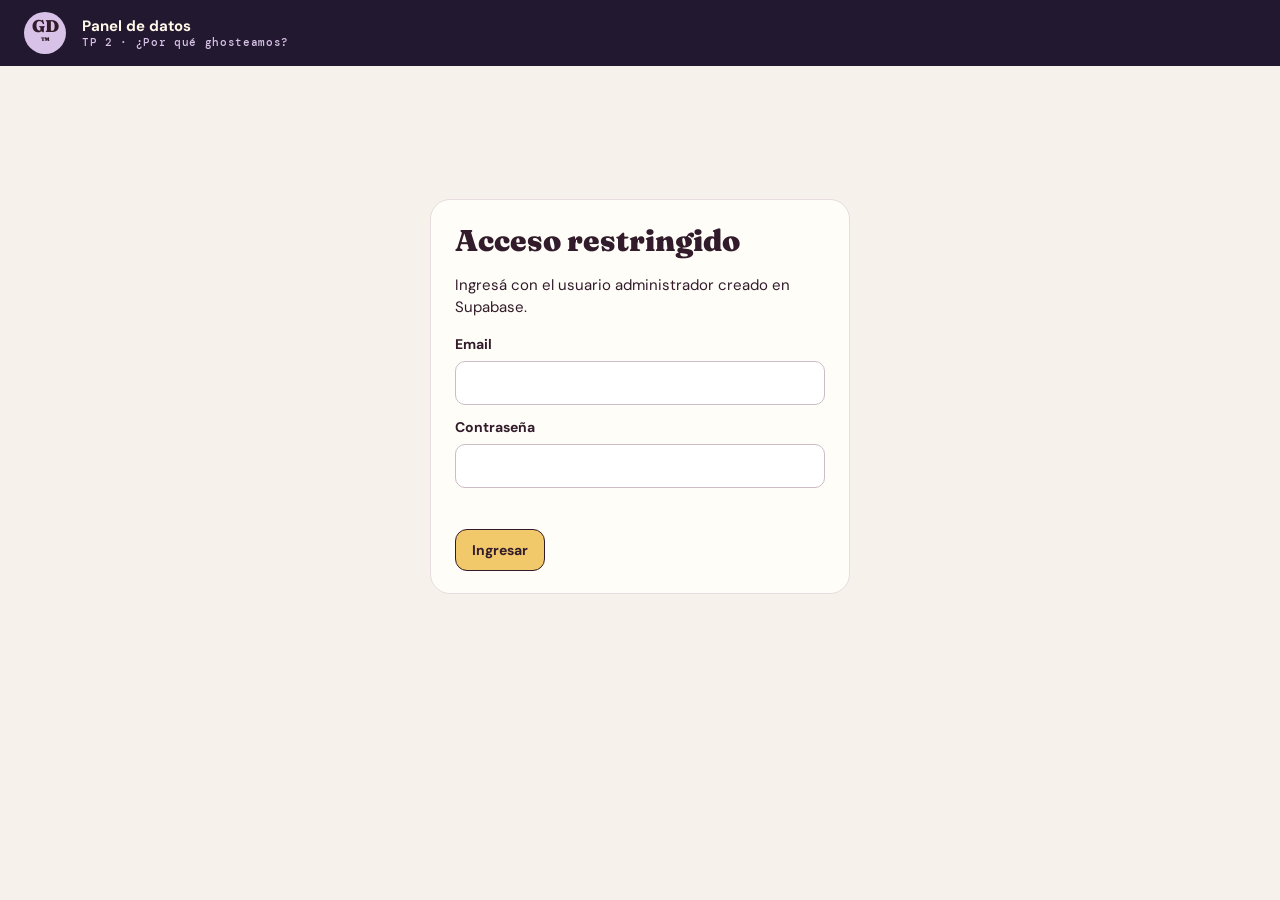
<file: ghosting/admin/index.html>
<!DOCTYPE html>
<html lang="es">
<head>
<meta charset="utf-8"/>
<meta name="viewport" content="width=device-width,initial-scale=1"/>
<meta name="robots" content="noindex, nofollow, noarchive"/>
<meta name="theme-color" content="#221830"/>
<link rel="icon" type="image/png" href="https://raw.githubusercontent.com/inaki-ibargoyengarro/portfolio/refs/heads/main/favicon-inaki-1.png"/>
<title>Panel de datos · Ghosting Detector™</title>
<link rel="preconnect" href="https://fonts.googleapis.com"/>
<link rel="preconnect" href="https://fonts.gstatic.com" crossorigin/>
<link rel="stylesheet" href="https://fonts.googleapis.com/css2?family=DM+Mono:wght@400;500&family=DM+Sans:wght@400;500;700&family=Fraunces:opsz,wght@9..144,900&display=swap"/>
<link rel="stylesheet" href="../assets/css/admin.css"/>
</head>
<body>
<header class="bar">
  <a class="logo" href="../">GD<span>™</span></a>
  <div class="bar-title"><b>Panel de datos</b><span>TP 2 · ¿Por qué ghosteamos?</span></div>
  <div class="bar-user" id="barUser" hidden><span id="userEmail"></span><button type="button" class="btn sm" id="refreshBtn">Actualizar</button><button type="button" class="btn sm ghost" id="logoutBtn">Salir</button></div>
</header>

<main id="app">
  <!-- LOGIN -->
  <section class="login" id="loginView" hidden>
    <form class="card login-card" id="loginForm" novalidate>
      <h1>Acceso restringido</h1>
      <p>Ingresá con el usuario administrador creado en Supabase.</p>
      <label>Email<input type="email" id="email" autocomplete="username" required/></label>
      <label>Contraseña<input type="password" id="password" autocomplete="current-password" required/></label>
      <p class="err" id="loginErr" role="alert"></p>
      <button class="btn primary" type="submit" id="loginBtn">Ingresar</button>
    </form>
  </section>

  <section class="notice-view" id="noConfigView" hidden>
    <div class="card"><h1>Base de datos no conectada</h1><p>Completá <code>assets/js/config.js</code> con la URL y la clave pública de Supabase. Las instrucciones están en el README del proyecto.</p></div>
  </section>

  <!-- PANEL -->
  <div id="panelView" hidden>
    <nav class="tabs" role="tablist" aria-label="Secciones del panel">
      <button role="tab" aria-selected="true" data-tab="analisis">Análisis</button>
      <button role="tab" aria-selected="false" data-tab="respuestas">Respuestas</button>
      <button role="tab" aria-selected="false" data-tab="importar">Importar</button>
      <button role="tab" aria-selected="false" data-tab="config">Configuración</button>
    </nav>

    <!-- Filtro de muestra (compartido) -->
    <section class="card filters" aria-label="Definición de la muestra">
      <div class="f-group">
        <span class="f-label">Datos</span>
        <div class="seg-ctl" role="group" aria-label="Tipo de datos">
          <button type="button" data-ds="real" aria-pressed="true">Reales</button>
          <button type="button" data-ds="test" aria-pressed="false">Prueba</button>
          <button type="button" data-ds="all" aria-pressed="false">Todas</button>
        </div>
      </div>
      <div class="f-group">
        <label class="f-label" for="cutoffInput">Fecha de corte</label>
        <div class="row"><input type="datetime-local" id="cutoffInput"/><button type="button" class="btn sm ghost" id="cutoffClear">Sin corte</button></div>
        <small id="cutoffInfo"></small>
      </div>
      <div class="f-group">
        <span class="f-label">Origen</span>
        <label class="chk"><input type="checkbox" id="srcWeb" checked/> Web</label>
        <label class="chk"><input type="checkbox" id="srcImport" checked/> Importadas</label>
      </div>
      <p class="sample-line" id="sampleLine" aria-live="polite"></p>
    </section>

    <!-- ANÁLISIS -->
    <section class="tab-panel" id="tab-analisis" role="tabpanel">
      <div class="kpis" id="kpis"></div>

      <article class="card">
        <div class="card-head"><h2>Punto 3 · Tabla de contingencia X × Y</h2>
          <div class="row"><button type="button" class="btn sm" data-export="crosstab">Descargar tabla (CSV)</button><button type="button" class="btn sm" data-export="report">Resumen para el TP (TXT)</button></div></div>
        <p class="hint">Muestra analítica: respuestas reales/seleccionadas, válidas, elegibles, con estrategia “ruptura explícita” o “ghosting”, hasta la fecha de corte. “Otra situación” queda fuera del análisis binario.</p>
        <div id="crosstab"></div>
        <div id="chart" class="chart"></div>
      </article>

      <article class="card">
        <div class="card-head"><h2>Punto 4 · Contraste chi-cuadrado de independencia</h2></div>
        <div id="chi"></div>
      </article>

      <article class="card">
        <div class="card-head"><h2>X × Y según profundidad del vínculo (Z)</h2><button type="button" class="btn sm" data-export="strata">Descargar (CSV)</button></div>
        <p class="hint">Exploración descriptiva de la variable contextual. Con muestras chicas por estrato, el contraste suele no cumplir supuestos.</p>
        <div id="strata" class="strata"></div>
      </article>

      <article class="card">
        <div class="card-head"><h2>Personas de más de 35 años (fuera del análisis)</h2></div>
        <p class="hint">Responden la encuesta completa, pero no entran en la muestra analítica del TP (18 a 35 años). Esta tabla es solo descriptiva, para comparar.</p>
        <div id="over35"></div>
      </article>

      <article class="card">
        <div class="card-head"><h2>Frecuencias univariadas</h2><button type="button" class="btn sm" data-export="freq">Descargar (CSV)</button></div>
        <div id="freq" class="freq"></div>
      </article>

      <article class="card">
        <div class="card-head"><h2>Exportar datos</h2></div>
        <div class="export-grid">
          <button type="button" class="btn" data-export="raw">Todas las respuestas del filtro (CSV)</button>
          <button type="button" class="btn" data-export="analytic">Solo muestra analítica (CSV)</button>
          <label class="chk"><input type="checkbox" id="excelSep"/> Formato Excel en español (separador “;” y coma decimal)</label>
        </div>
      </article>
    </section>

    <!-- RESPUESTAS -->
    <section class="tab-panel" id="tab-respuestas" role="tabpanel" hidden>
      <article class="card">
        <div class="card-head"><h2>Respuestas registradas</h2>
          <div class="row">
            <label class="chk"><input type="checkbox" id="onlyFlags"/> Solo con alertas</label>
            <label class="chk"><input type="checkbox" id="showInvalid" checked/> Incluir inválidas</label>
          </div></div>
        <p class="hint">Alertas automáticas: <b>no elegible</b>, <b>otra situación</b> (fuera del binario), <b>rápida</b> (menos de 20 s en un recorrido completo), <b>uniforme</b> (los 4 ítems iguales; solo informativo). Las respuestas reales no se borran: se marcan como inválidas y quedan fuera de todo análisis.</p>
        <div class="table-scroll"><table class="rtable" id="rtable"></table></div>
        <div class="pager" id="pager"></div>
      </article>
    </section>

    <!-- IMPORTAR -->
    <section class="tab-panel" id="tab-importar" role="tabpanel" hidden>
      <article class="card">
        <div class="card-head"><h2>Importar respuestas obtenidas por otros medios</h2><button type="button" class="btn sm" id="tplBtn">Descargar plantilla CSV</button></div>
        <p class="hint">Mismas variables que el cuestionario web. Cada fila se valida antes de importar. Las filas importadas quedan marcadas con origen “import” y el nombre del lote. No cargues datos inventados en la base real: para pruebas, marcá el lote como prueba.</p>
        <div class="import-form">
          <label>Archivo CSV<input type="file" id="importFile" accept=".csv,text/csv"/></label>
          <label>Nombre del lote<input type="text" id="batchName" maxlength="80" placeholder="ej. encuesta-papel-clase-12-nov"/></label>
          <label class="chk"><input type="checkbox" id="importTest"/> Este lote es de PRUEBA</label>
          <label class="chk"><input type="checkbox" id="importConsent"/> Confirmo que estas respuestas fueron dadas por personas reales con consentimiento informado (o que el lote está marcado como prueba).</label>
        </div>
        <div id="importPreview"></div>
        <p class="err" id="importErr" role="alert"></p>
        <button type="button" class="btn primary" id="importBtn" disabled>Importar filas válidas</button>
      </article>
    </section>

    <!-- CONFIGURACIÓN -->
    <section class="tab-panel" id="tab-config" role="tabpanel" hidden>
      <article class="card">
        <div class="card-head"><h2>Configuración del estudio</h2></div>
        <form id="settingsForm" class="settings">
          <label class="chk big"><input type="checkbox" id="setCollecting"/> Recolección abierta (la web acepta respuestas nuevas)</label>
          <label>Fecha de corte oficial de la muestra del TP<input type="datetime-local" id="setCutoff"/></label>
          <label>Mínimo de respuestas para publicar gráficos<input type="number" id="setMinN" min="1" max="1000"/></label>
          <label>Tamaño mínimo de grupo publicado<input type="number" id="setMinCell" min="1" max="100"/></label>
          <p class="hint">La fecha de corte oficial se usa como valor inicial del filtro “Fecha de corte” del análisis. La web puede seguir recibiendo respuestas después: el TP analiza solo las anteriores al corte.</p>
          <p class="err" id="settingsMsg" role="status"></p>
          <button class="btn primary" type="submit">Guardar configuración</button>
        </form>
      </article>
      <article class="card danger">
        <div class="card-head"><h2>Limpiar datos de prueba</h2></div>
        <p>Borra definitivamente todas las respuestas marcadas como <b>prueba</b>. Las respuestas reales no se pueden borrar desde el panel.</p>
        <button type="button" class="btn danger-btn" id="purgeTest">Borrar respuestas de prueba</button>
        <p class="err" id="purgeMsg" role="status"></p>
      </article>
    </section>
  </div>
</main>

<div class="toast" id="toast" role="status" aria-live="polite" hidden></div>

<script src="../assets/js/config.js"></script>
<script src="../assets/js/api.js"></script>
<script src="../assets/js/stats.js"></script>
<script src="../assets/js/admin.js"></script>
</body>
</html>
</file>
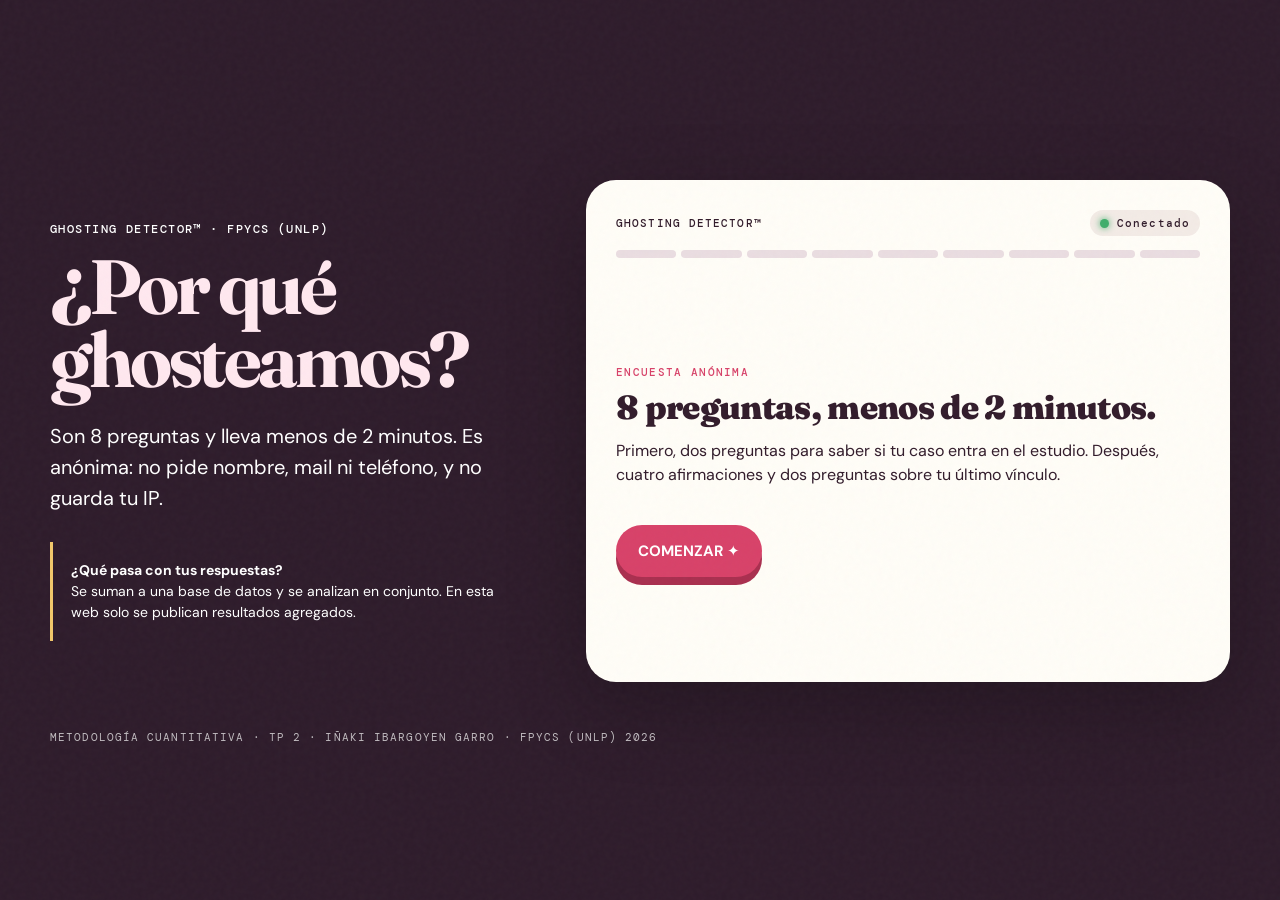
<file: ghosting/encuesta/index.html>
<!DOCTYPE html>
<html lang="es">
<head>
<meta charset="utf-8"/>
<meta content="width=device-width,initial-scale=1" name="viewport"/>
<meta content="noindex, nofollow" name="robots"/>
<meta content="#2e1c2b" name="theme-color"/>
<link href="https://raw.githubusercontent.com/inaki-ibargoyengarro/portfolio/refs/heads/main/favicon-inaki-1.png" rel="icon" type="image/png"/>
<title>Encuesta · ¿Por qué ghosteamos? | Ghosting Detector</title>
<!-- Vista previa al compartir el enlace (WhatsApp, Instagram, mail) -->
<meta property="og:type" content="website"/>
<meta property="og:title" content="¿Por qué ghosteamos? · Encuesta anónima"/>
<meta property="og:description" content="Son 8 preguntas y lleva menos de 2 minutos. Es anónima: no pide nombre, mail ni teléfono."/>
<meta property="og:image" content="https://raw.githubusercontent.com/inaki-ibargoyengarro/ghosting/refs/heads/main/assets/Detector%20de%20Fantasmas%20Retro.png"/>
<meta name="twitter:card" content="summary_large_image"/>
<link rel="stylesheet" href="../assets/css/gd-base.css"/>
<link rel="stylesheet" href="../assets/css/tp2.css"/>
<link rel="stylesheet" href="../assets/css/encuesta.css"/>
</head>
<body data-results-href="../tp2/#resultados" data-tp1-href="../tp1/">
<div class="noise"></div>
<div aria-hidden="true" class="magic-layer" id="magicLayer"><div class="magic-flash"></div><div class="magic-ring"></div></div>
<div class="test-banner" id="testBanner" hidden>MODO PRUEBA · Las respuestas se guardan como prueba y no aparecen en los resultados.</div>

<main class="demo solo" id="encuesta">
<div class="demo-grid">
<div class="solo-intro reveal">
<div class="eyebrow">Ghosting Detector™ · FPyCS (UNLP)</div>
<h1 class="display">¿Por qué ghosteamos?</h1>
<p class="lede">Son 8 preguntas y lleva menos de 2 minutos. Es anónima: no pide nombre, mail ni teléfono, y no guarda tu IP.</p>
<div class="break"><strong>¿Qué pasa con tus respuestas?</strong><br/>Se suman a una base de datos y se analizan en conjunto. En esta web solo se publican resultados agregados.</div>
</div>
<div class="form-card survey reveal" id="device">
<div class="survey-top">
<span class="survey-label">GHOSTING DETECTOR™</span>
<span class="conn" id="connStatus"><i aria-hidden="true"></i><span>Verificando conexión…</span></span>
</div>
<div class="lamps" id="lamps" aria-hidden="true"></div>
<div class="progress-txt" id="progressTxt" aria-live="polite"></div>
<div class="screen" id="screen" tabindex="-1"><noscript><p class="q-title">Esta encuesta necesita JavaScript activado.</p></noscript></div>
<div class="survey-bottom">
<button type="button" class="key-back" id="backBtn" hidden>← Atrás</button>
<button type="button" class="key-next" id="nextBtn" hidden>Siguiente →</button>
</div>
</div>
</div>
<p class="solo-credits">Metodología Cuantitativa · TP 2 · Iñaki Ibargoyen Garro · FPyCS (UNLP) 2026</p>
</main>

<script src="../assets/js/gd-base.js"></script>
<script src="../assets/js/config.js"></script>
<script src="../assets/js/api.js"></script>
<script src="../assets/js/stats.js"></script>
<script src="../assets/js/tp2.js"></script>
</body>
</html>
</file>
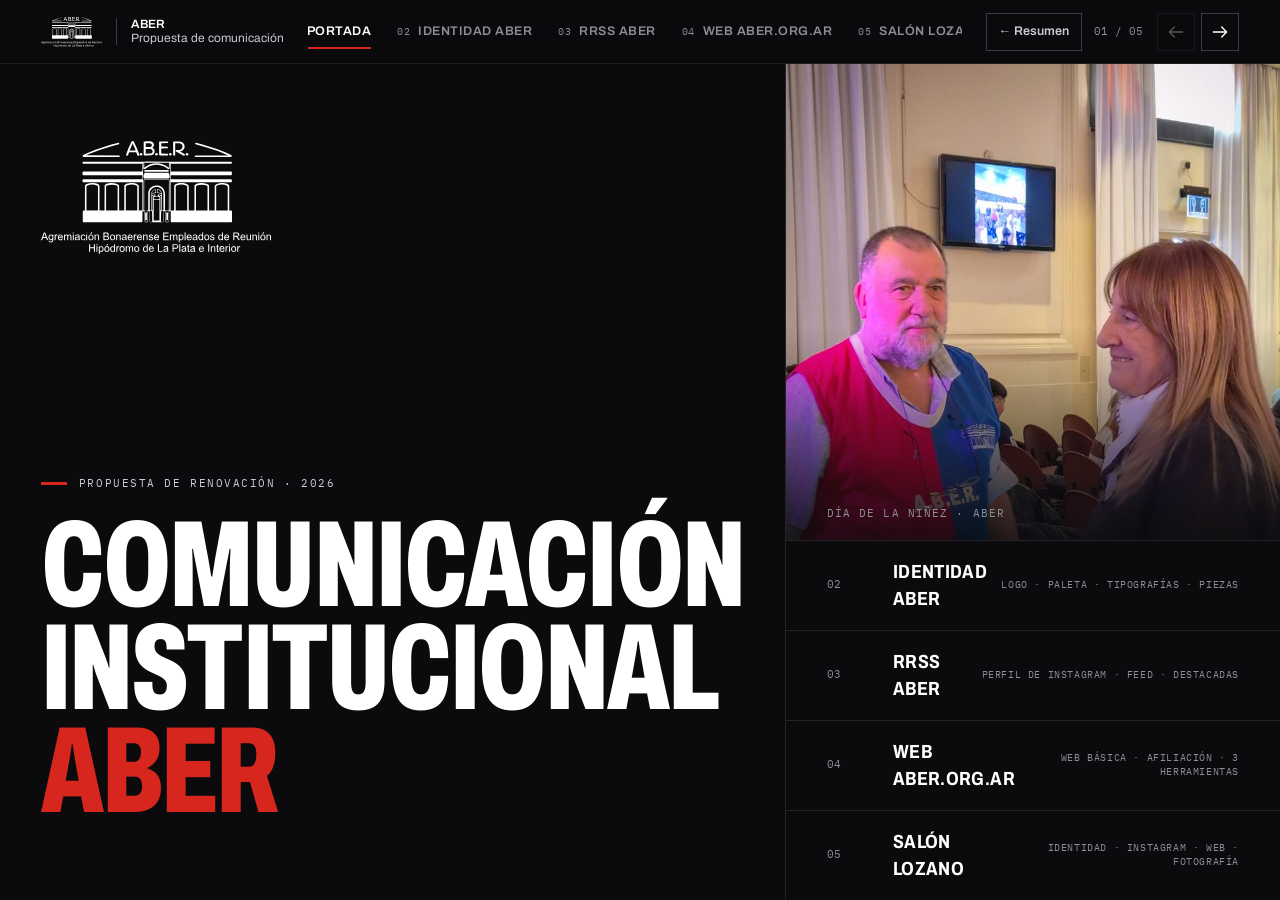
<file: aber/detalle.html>
<!doctype html>
<html lang="es">
<head>
<meta charset="utf-8">
<meta name="viewport" content="width=device-width, initial-scale=1">
<meta name="robots" content="noindex, nofollow, noarchive, nosnippet, noimageindex">
<meta name="googlebot" content="noindex, nofollow">
<meta name="referrer" content="no-referrer">
<title>ABER · Propuesta completa</title>
<meta name="description" content="Propuesta de renovación de la comunicación institucional de ABER. Documento de trabajo, no indexable.">
<link rel="icon" href="data:image/svg+xml,%3Csvg xmlns='http://www.w3.org/2000/svg' viewBox='0 0 32 32'%3E%3Crect width='32' height='32' fill='%230b0b0d'/%3E%3Crect x='6' y='22' width='20' height='4' fill='%23d6261d'/%3E%3C/svg%3E">
<style>
/* ==========================================================================
   ABER — Propuesta de comunicación institucional
   Todo el estilo de la presentación vive en este bloque.
   ========================================================================== */
@font-face { font-family: "Archivo"; src: url("assets/fonts/archivo-latin-standard-normal.woff2") format("woff2"); font-weight: 100 900; font-stretch: 62% 125%; font-display: swap; unicode-range: U+0000-00FF, U+0131, U+0152-0153, U+02BB-02BC, U+02C6, U+02DA, U+02DC, U+2000-206F, U+20AC, U+2122, U+2191, U+2193, U+2212, U+2215, U+FEFF, U+FFFD; }
@font-face { font-family: "Archivo"; src: url("assets/fonts/archivo-latin-ext-standard-normal.woff2") format("woff2"); font-weight: 100 900; font-stretch: 62% 125%; font-display: swap; unicode-range: U+0100-02AF, U+0304, U+0308, U+0329, U+1E00-1E9F, U+1EF2-1EFF, U+2020, U+20A0-20AB, U+20AD-20C0, U+2113, U+2C60-2C7F, U+A720-A7FF; }
@font-face { font-family: "Source Serif 4"; src: url("assets/fonts/source-serif-4-latin-standard-normal.woff2") format("woff2"); font-weight: 200 900; font-display: swap; }
@font-face { font-family: "Source Serif 4"; src: url("assets/fonts/source-serif-4-latin-standard-italic.woff2") format("woff2"); font-weight: 200 900; font-style: italic; font-display: swap; }
@font-face { font-family: "Cormorant Garamond"; src: url("assets/fonts/cormorant-garamond-latin-400-normal.woff2") format("woff2"); font-weight: 300 400; font-display: swap; }
@font-face { font-family: "Cormorant Garamond"; src: url("assets/fonts/cormorant-garamond-latin-500-normal.woff2") format("woff2"); font-weight: 500; font-display: swap; }
@font-face { font-family: "Cormorant Garamond"; src: url("assets/fonts/cormorant-garamond-latin-600-normal.woff2") format("woff2"); font-weight: 600 700; font-display: swap; }
@font-face { font-family: "Cormorant Garamond"; src: url("assets/fonts/cormorant-garamond-latin-400-italic.woff2") format("woff2"); font-weight: 300 700; font-style: italic; font-display: swap; }
@font-face { font-family: "IBM Plex Mono"; src: url("assets/fonts/ibm-plex-mono-latin-400-normal.woff2") format("woff2"); font-weight: 400; font-display: swap; }
@font-face { font-family: "IBM Plex Mono"; src: url("assets/fonts/ibm-plex-mono-latin-500-normal.woff2") format("woff2"); font-weight: 500; font-display: swap; }

:root {
  --negro: #0b0b0d; --tinta: #15161a; --grafito: #24262c; --humo: #3a3d45; --gris: #8b8e97; --niebla: #c9cbd1;
  --papel: #f4f3ef; --blanco: #ffffff;
  --azul: #1f3f9c; --azul-osc: #122766; --azul-cl: #dfe5f4; --rojo: #d6261d; --rojo-osc: #9e1a14;
  /* Salón Lozano */
  --crema: #f4efe6; --lino: #e8e0d1; --sl-tinta: #1d1a16; --sepia: #6e5b44; --oro: #a5844f;

  --f-sans: "Archivo", "Helvetica Neue", Arial, sans-serif;
  --f-serif: "Source Serif 4", Georgia, serif;
  --f-mono: "IBM Plex Mono", ui-monospace, monospace;
  --f-salon: "Cormorant Garamond", Garamond, Georgia, serif;

  --bar: 64px;
  --gut: clamp(16px, 3.2vw, 48px);
  --ease: cubic-bezier(.2, .7, .1, 1);
}

*, *::before, *::after { box-sizing: border-box; }
html, body { height: 100%; }
body { margin: 0; background: var(--negro); color: var(--blanco); font-family: var(--f-sans); font-size: 16px; line-height: 1.45; -webkit-font-smoothing: antialiased; overflow: hidden; }
img { max-width: 100%; display: block; }
button, input, select, textarea { font: inherit; color: inherit; }
button { cursor: pointer; background: none; border: 0; padding: 0; }
a { color: inherit; }
.ico { width: 1.25em; height: 1.25em; flex: none; }
.k { font-family: var(--f-mono); font-size: 11px; letter-spacing: .1em; text-transform: uppercase; color: var(--gris); }
.logo { display: block; height: auto; }
:focus-visible { outline: 2px solid var(--rojo); outline-offset: 2px; }

/* --------------------------------------------------------------------------
   Barra superior y navegación
   -------------------------------------------------------------------------- */
.bar { position: fixed; inset: 0 0 auto 0; height: var(--bar); z-index: 50; display: grid; grid-template-columns: auto 1fr auto; align-items: center; gap: 24px; padding: 0 var(--gut); background: rgba(11, 11, 13, .94); backdrop-filter: blur(10px); border-bottom: 1px solid rgba(255, 255, 255, .08); }
.bar__brand { display: flex; align-items: center; gap: 14px; text-decoration: none; }
.bar__brand img { height: 30px; width: auto; }
.bar__brand span { font-size: 12px; line-height: 1.15; color: var(--niebla); border-left: 1px solid var(--humo); padding-left: 14px; }
.bar__brand b { display: block; color: var(--blanco); font-weight: 600; }
.bar__nav { display: flex; gap: 2px; justify-content: center; overflow-x: auto; scrollbar-width: none; }
.bar__nav::-webkit-scrollbar { display: none; }
.bar__nav button { position: relative; display: flex; gap: 8px; align-items: baseline; white-space: nowrap; padding: 10px 12px; font-size: 12.5px; font-weight: 600; letter-spacing: .04em; color: var(--gris); transition: color .2s; }
.bar__nav button i { font-family: var(--f-mono); font-style: normal; font-weight: 400; font-size: 10px; }
.bar__nav button:hover, .bar__nav button.is-on { color: var(--blanco); }
.bar__nav button.is-on::after { content: ""; position: absolute; left: 12px; right: 12px; bottom: 2px; height: 2px; background: var(--rojo); }
.bar__ctrl { display: flex; align-items: center; gap: 6px; }
.bar__ctrl .count { font-family: var(--f-mono); font-size: 11px; color: var(--gris); margin-right: 8px; min-width: 44px; text-align: right; }
.bar__ctrl button { width: 38px; height: 38px; display: grid; place-items: center; border: 1px solid var(--humo); color: var(--blanco); transition: background .2s, border-color .2s; }
.bar__ctrl button:hover { background: var(--blanco); color: var(--negro); border-color: var(--blanco); }
.bar__ctrl button:disabled { opacity: .3; pointer-events: none; }
.bar__menu { display: none !important; }
.bar__back { font-size: 12.5px; font-weight: 600; color: var(--niebla); text-decoration: none; border: 1px solid var(--humo); height: 38px; display: inline-flex; align-items: center; padding: 0 12px; margin-right: 6px; white-space: nowrap; }
.bar__back:hover { background: var(--blanco); color: var(--negro); }
.progress { position: fixed; top: var(--bar); left: 0; height: 2px; background: var(--rojo); z-index: 51; transition: width .5s var(--ease); }

/* --------------------------------------------------------------------------
   Escenarios
   -------------------------------------------------------------------------- */
.stages { position: fixed; inset: var(--bar) 0 0 0; }
.stage { position: absolute; inset: 0; overflow-y: auto; overflow-x: hidden; opacity: 0; visibility: hidden; transform: translateX(40px); transition: opacity .55s var(--ease), transform .7s var(--ease), visibility 0s .7s; }
.stage.from-left { transform: translateX(-40px); }
.stage.is-on { opacity: 1; visibility: visible; transform: none; transition: opacity .55s var(--ease) .08s, transform .7s var(--ease) .08s, visibility 0s; }
.stage--paper { background: var(--papel); color: var(--negro); }
.stage--ink { background: var(--tinta); }
.stage--crema { background: var(--crema); color: var(--sl-tinta); font-variant-numeric: lining-nums; }
.st--salon, .slm-frame { font-variant-numeric: lining-nums; }
.stage__in { padding: clamp(24px, 3.4vw, 52px) var(--gut) 96px; max-width: 1480px; margin: 0 auto; }

.head { display: grid; grid-template-columns: minmax(80px, 140px) 1fr auto; gap: 24px; align-items: end; padding-bottom: 18px; border-bottom: 1px solid currentColor; margin-bottom: clamp(26px, 3.4vw, 48px); }
.head__n { font-family: var(--f-mono); font-size: 13px; letter-spacing: .1em; align-self: start; padding-top: 10px; }
.head__n::before { content: ""; display: block; width: 26px; height: 3px; background: var(--rojo); margin-bottom: 10px; }
.head h2 { margin: 0; font-size: clamp(34px, 4.8vw, 74px); line-height: .9; font-weight: 800; font-stretch: 68%; text-transform: uppercase; letter-spacing: -.01em; }
.head__meta { font-family: var(--f-mono); font-size: 11px; letter-spacing: .08em; text-transform: uppercase; text-align: right; line-height: 1.7; opacity: .65; }
.stage--crema .head h2 { font-family: var(--f-salon); font-weight: 500; font-stretch: 100%; text-transform: none; letter-spacing: 0; font-size: clamp(42px, 5.6vw, 86px); }
.stage--crema .head__n::before { background: var(--oro); }

.sub { display: flex; align-items: baseline; gap: 14px; margin: 64px 0 22px; }
.sub:first-child { margin-top: 0; }
.sub h3 { margin: 0; font-size: 22px; font-weight: 700; font-stretch: 80%; text-transform: uppercase; letter-spacing: .01em; }
.sub span { font-family: var(--f-mono); font-size: 11px; letter-spacing: .08em; opacity: .55; text-transform: uppercase; }
.sub::after { content: ""; flex: 1; height: 1px; background: currentColor; opacity: .18; }
.sub--salon h3 { font-family: var(--f-salon); font-weight: 600; font-stretch: 100%; text-transform: none; font-size: 30px; letter-spacing: 0; }

/* --------------------------------------------------------------------------
   01 Portada
   -------------------------------------------------------------------------- */
.cover { min-height: 100%; display: grid; grid-template-columns: 1.1fr 1fr; }
.cover__l { padding: clamp(32px, 6vw, 88px) var(--gut); display: flex; flex-direction: column; justify-content: space-between; gap: 48px; border-right: 1px solid rgba(255,255,255,.1); }
.cover__logo { width: clamp(150px, 18vw, 240px); }
.cover__kick { font-family: var(--f-mono); font-size: 11px; letter-spacing: .14em; text-transform: uppercase; color: var(--niebla); display: flex; align-items: center; gap: 12px; margin-bottom: 22px; }
.cover__kick::before { content: ""; width: 26px; height: 3px; background: var(--rojo); }
.cover h1 { margin: 0; font-size: clamp(54px, 9.6vw, 156px); line-height: .84; font-weight: 800; font-stretch: 64%; text-transform: uppercase; letter-spacing: -.015em; }
.cover h1 em { font-style: normal; color: var(--rojo); }
.cover__r { display: flex; flex-direction: column; }
.cover__img { position: relative; flex: 1; min-height: 280px; overflow: hidden; background: #0f1f52; }
.cover__img img { position: absolute; inset: 0; width: 100%; height: 100%; object-fit: cover; object-position: 50% 35%; }
.cover__img::after { content: ""; position: absolute; inset: 0; background: linear-gradient(180deg, rgba(11,11,13,0) 55%, rgba(11,11,13,.85)); }
.cover__img span { position: absolute; left: var(--gut); bottom: 18px; z-index: 2; }
.cover__idx { list-style: none; margin: 0; padding: 0; background: var(--negro); }
.cover__idx button { width: 100%; display: grid; grid-template-columns: 54px 1fr auto; align-items: center; gap: 12px; text-align: left; padding: 17px var(--gut); border-top: 1px solid rgba(255,255,255,.1); transition: background .25s, padding .25s; }
.cover__idx button:hover { background: var(--azul); padding-left: calc(var(--gut) + 8px); }
.cover__idx i { font-family: var(--f-mono); font-style: normal; font-size: 11px; color: var(--gris); }
.cover__idx button:hover i, .cover__idx button:hover small { color: var(--blanco); }
.cover__idx span { font-size: 19px; font-weight: 700; font-stretch: 82%; letter-spacing: .02em; }
.cover__idx small { font-family: var(--f-mono); font-size: 10px; letter-spacing: .06em; text-transform: uppercase; color: var(--gris); text-align: right; }

/* --------------------------------------------------------------------------
   02 Identidad ABER
   -------------------------------------------------------------------------- */
.id-grid { display: grid; grid-template-columns: 7fr 5fr; gap: 16px; }
.id-logo { background: var(--negro); color: #fff; min-height: 420px; position: relative; display: grid; place-items: center; overflow: hidden; }
.id-logo__clear { position: relative; padding: 46px; outline: 1px dashed rgba(255,255,255,.28); }
.id-logo__clear::before, .id-logo__clear::after { content: ""; position: absolute; width: 46px; height: 46px; border: 1px solid rgba(214, 38, 29, .7); }
.id-logo__clear::before { left: 0; top: 0; border-width: 0 1px 1px 0; }
.id-logo__clear::after { right: 0; bottom: 0; border-width: 1px 0 0 1px; }
.id-logo img { width: clamp(160px, 22vw, 300px); }
.id-logo .k { position: absolute; left: 20px; top: 18px; }
.id-logo-v { display: grid; grid-template-columns: 1fr 1fr; grid-template-rows: 1fr 1fr; gap: 16px; }
.id-chip { position: relative; display: grid; place-items: center; min-height: 196px; }
.id-chip img { width: 46%; }
.id-chip .k { position: absolute; left: 14px; bottom: 12px; color: rgba(255,255,255,.75); }
.id-chip--avatar { grid-column: 1 / -1; background: var(--tinta); }
.id-chip--avatar .av { width: 112px; height: 112px; border-radius: 50%; background: var(--negro); display: grid; place-items: center; box-shadow: 0 0 0 3px var(--tinta), 0 0 0 5px var(--rojo); }
.id-chip--avatar .av img { width: 70%; }

.pal { display: grid; grid-template-columns: 6fr 2.5fr 1fr .9fr; min-height: 280px; border: 1px solid rgba(0,0,0,.12); }
.pal > div { position: relative; padding: 20px; display: flex; flex-direction: column; justify-content: space-between; min-width: 0; }
.pal b { font-size: 26px; font-weight: 800; font-stretch: 72%; text-transform: uppercase; }
.pal code { font-family: var(--f-mono); font-size: 11px; display: block; line-height: 1.7; opacity: .8; }
.pal small { font-family: var(--f-mono); font-size: 10px; letter-spacing: .06em; text-transform: uppercase; opacity: .7; }
.pal__pct { font-family: var(--f-mono); font-size: 11px; }

.type { display: grid; grid-template-columns: 1.3fr 1fr; gap: 16px; }
.type > * { min-width: 0; }
.type__spec { background: var(--blanco); padding: clamp(20px, 3vw, 40px); border: 1px solid rgba(0,0,0,.08); }
.type__spec .big { font-size: clamp(46px, 7vw, 112px); line-height: .85; font-weight: 800; font-stretch: 64%; text-transform: uppercase; margin: 16px 0 24px; }
.type__spec .big span { color: var(--azul); }
.type__row { display: grid; grid-template-columns: 120px 1fr; gap: 16px; padding: 14px 0; border-top: 1px solid rgba(0,0,0,.1); align-items: baseline; }
.type__row .k { color: #6b6e76; }
.t-h1 { font-size: 34px; line-height: 1; font-weight: 800; font-stretch: 70%; text-transform: uppercase; }
.t-h2 { font-size: 22px; font-weight: 600; font-stretch: 88%; line-height: 1.1; }
.t-body { font-family: var(--f-serif); font-size: 17px; line-height: 1.5; }
.t-meta { font-family: var(--f-mono); font-size: 12px; letter-spacing: .08em; text-transform: uppercase; }
.type__alpha { background: var(--negro); color: var(--blanco); padding: clamp(20px, 3vw, 40px); display: flex; flex-direction: column; justify-content: space-between; gap: 24px; }
.type__alpha .glyph { font-size: clamp(120px, 16vw, 230px); line-height: .8; font-weight: 800; font-stretch: 64%; }
.type__alpha .glyph em { font-family: var(--f-serif); font-style: italic; font-weight: 400; font-stretch: 100%; color: var(--rojo); }
.type__alpha p { margin: 0; font-family: var(--f-mono); font-size: 11px; letter-spacing: .06em; color: var(--niebla); text-transform: uppercase; line-height: 1.8; }

.docs-ex { display: grid; grid-template-columns: 1fr 1.25fr; gap: 16px; align-items: start; }
.docs-ex > * { min-width: 0; }
.docs-ex__posts { display: grid; grid-template-columns: 1fr 1fr; gap: 16px; }
.sheet { background: var(--blanco); color: var(--negro); box-shadow: 0 1px 0 rgba(0,0,0,.06), 0 30px 60px -30px rgba(0,0,0,.35); aspect-ratio: 1 / 1.414; display: flex; flex-direction: column; }
.sheet__h { background: var(--negro); color: #fff; display: flex; justify-content: space-between; align-items: center; padding: 6% 7%; }
.sheet__h img { width: 26%; }
.sheet__h div { text-align: right; font-family: var(--f-mono); font-size: clamp(8px, .8vw, 11px); letter-spacing: .08em; text-transform: uppercase; line-height: 1.6; }
.sheet__band { height: 1.4%; background: var(--rojo); }
.sheet__b { padding: 7%; flex: 1; display: flex; flex-direction: column; }
.sheet__b .t-meta { color: var(--rojo); font-size: clamp(9px, .8vw, 11px); }
.sheet__b h4 { margin: 3% 0 5%; font-size: clamp(20px, 2.3vw, 34px); line-height: .95; font-weight: 800; font-stretch: 70%; text-transform: uppercase; }
.sheet__b p { margin: 0 0 3%; font-family: var(--f-serif); font-size: clamp(10px, .95vw, 14px); line-height: 1.5; }
.sheet__b ul { margin: 0 0 3%; padding-left: 1.2em; font-family: var(--f-serif); font-size: clamp(10px, .9vw, 13px); line-height: 1.5; }
.sheet__sig { margin-top: auto; padding-top: 4%; border-top: 1px solid rgba(0,0,0,.2); display: flex; justify-content: space-between; font-family: var(--f-mono); font-size: clamp(8px, .75vw, 10px); letter-spacing: .06em; text-transform: uppercase; }
.cap { display: flex; justify-content: space-between; gap: 10px; margin-top: 10px; }
.cap .k { color: #6b6e76; }
.cap button { color: var(--azul); display: inline-flex; gap: 6px; align-items: center; }

.apps { display: grid; grid-template-columns: 1.2fr 1fr .62fr; gap: 16px; align-items: end; }
.apps > * { min-width: 0; }
.apps figure { margin: 0; }
.app-web { background: var(--blanco); border: 1px solid rgba(0,0,0,.1); overflow: hidden; }
.app-web__bar { background: var(--negro); display: flex; align-items: center; justify-content: space-between; padding: 12px 16px; }
.app-web__bar img { height: 22px; width: auto; }
.app-web__bar span { display: flex; gap: 10px; }
.app-web__bar i { display: block; width: 26px; height: 3px; background: rgba(255,255,255,.35); }
.app-web__bar i:last-child { background: var(--rojo); }
.app-web > img { width: 100%; aspect-ratio: 16 / 9; object-fit: cover; }
.app-web__t { padding: 16px; }
.app-web__t .t-meta { font-size: 10px; color: var(--rojo); }
.app-web__t b { display: block; margin-top: 6px; font-size: 19px; line-height: 1.05; font-weight: 700; font-stretch: 82%; }
.app-story { position: relative; aspect-ratio: 9 / 16; container-type: inline-size; overflow: hidden; }

/* --------------------------------------------------------------------------
   Publicaciones 4:5 (imágenes reales)
   -------------------------------------------------------------------------- */
.post { position: relative; aspect-ratio: 4 / 5; overflow: hidden; background: var(--negro); }
.post img { position: absolute; inset: 0; width: 100%; height: 100%; object-fit: cover; }
.post-btn { display: block; width: 100%; text-align: left; }
.post-btn .post { transition: transform .35s var(--ease), box-shadow .35s; box-shadow: 0 20px 40px -24px rgba(0,0,0,.6); }
.post-btn:hover .post { transform: translateY(-5px); }

/* --------------------------------------------------------------------------
   03 RRSS — perfil de Instagram
   -------------------------------------------------------------------------- */
.rr { display: grid; grid-template-columns: auto minmax(0, 1fr); gap: clamp(28px, 5vw, 80px); align-items: start; }
.rr__side { max-width: 560px; }
.rr__side h4 { margin: 0 0 12px; font-family: var(--f-mono); font-size: 11px; font-weight: 400; letter-spacing: .1em; text-transform: uppercase; color: var(--gris); }
.rr__side .bigt { font-size: clamp(28px, 3vw, 42px); line-height: .92; font-weight: 800; font-stretch: 68%; text-transform: uppercase; margin: 0 0 22px; }
.ig-cats { list-style: none; padding: 0; margin: 0 0 40px; border-top: 1px solid #2a2c33; counter-reset: c; }
.ig-cats button { width: 100%; display: grid; grid-template-columns: 34px 1fr auto auto; gap: 12px; align-items: center; padding: 13px 0; border-bottom: 1px solid #2a2c33; text-align: left; font-size: 16px; font-weight: 600; color: var(--niebla); transition: color .2s, padding .2s; }
.ig-cats button:hover { color: #fff; padding-left: 6px; }
.ig-cats i { font-style: normal; font-family: var(--f-mono); font-size: 10px; color: var(--rojo); font-weight: 400; }
.ig-cats small { font-family: var(--f-mono); font-size: 10px; font-weight: 400; color: var(--gris); letter-spacing: .06em; text-transform: uppercase; }
.ig-cats .ico { color: var(--gris); width: 16px; height: 16px; }
.ig-hlc { display: grid; grid-template-columns: repeat(5, 1fr); gap: 14px; max-width: 440px; }
.ig-hlc button { text-align: center; font-size: 11.5px; color: var(--niebla); }
.ig-hlc .cov { aspect-ratio: 1; border-radius: 50%; display: grid; place-items: center; margin-bottom: 7px; color: #fff; overflow: hidden; box-shadow: 0 0 0 2px var(--tinta), 0 0 0 3px #3a3d45; transition: transform .25s, box-shadow .25s; }
.ig-hlc .cov .ico { width: 40%; height: 40%; }
.ig-hlc .cov img { width: 100%; height: 100%; object-fit: cover; }
.ig-hlc button:hover .cov { transform: scale(1.06); box-shadow: 0 0 0 2px var(--tinta), 0 0 0 3px var(--rojo); }
.rr__now { margin-top: 32px; display: inline-flex; align-items: center; gap: 12px; padding: 8px 14px 8px 8px; border: 1px solid #2c2e35; font-size: 13px; color: var(--niebla); transition: border-color .2s, color .2s; }
.rr__now img { width: 64px; height: 44px; object-fit: cover; object-position: top; }
.rr__now:hover { border-color: #fff; color: #fff; }
.tpl { display: grid; grid-template-columns: repeat(5, 1fr); gap: 14px; }
.tpl > * { min-width: 0; }
.tpl small { display: flex; gap: 8px; margin-top: 10px; font-family: var(--f-mono); font-size: 10px; letter-spacing: .06em; text-transform: uppercase; color: var(--gris); }
.tpl small i { font-style: normal; color: var(--rojo); }

.phone { width: min(390px, 100%); height: min(800px, calc(100vh - 150px)); min-height: 640px; background: #000; border-radius: 52px; padding: 12px; box-shadow: 0 0 0 1.5px #3a3d45, 0 50px 90px -40px rgba(0,0,0,.9); position: relative; }
.phone--light { box-shadow: 0 0 0 1.5px #cbbfa9, 0 50px 90px -40px rgba(29,26,22,.55); }
.phone__scr { width: 100%; height: 100%; border-radius: 41px; background: #fff; color: #0b0b0d; overflow: hidden; position: relative; display: flex; flex-direction: column; }
.phone__isl { position: absolute; top: 11px; left: 50%; transform: translateX(-50%); width: 110px; height: 31px; background: #000; border-radius: 20px; z-index: 5; }
.phone__status { height: 50px; flex: none; display: flex; justify-content: space-between; align-items: flex-end; padding: 0 30px 6px; font: 600 14px -apple-system, "Helvetica Neue", Arial, sans-serif; }
.phone__body { flex: 1; overflow-y: auto; overflow-x: hidden; scrollbar-width: none; }
.phone__body::-webkit-scrollbar { display: none; }
.phone__tabbar { flex: none; display: flex; justify-content: space-around; align-items: center; padding: 10px 0 22px; border-top: 1px solid #eee; background: #fff; }
.phone__tabbar .ico { width: 24px; height: 24px; }

.igp { font-family: -apple-system, "Helvetica Neue", Arial, sans-serif; font-size: 13.5px; }
.igp__top { display: flex; align-items: center; justify-content: space-between; padding: 4px 14px 8px; }
.igp__top b { font-size: 19px; font-weight: 700; }
.igp__top div { display: flex; gap: 18px; }
.igp__top .ico { width: 24px; height: 24px; }
.igp__head { display: grid; grid-template-columns: 86px 1fr; gap: 18px; align-items: center; padding: 4px 14px 10px; }
.igp__av { width: 86px; height: 86px; border-radius: 50%; background: var(--negro); display: grid; place-items: center; box-shadow: 0 0 0 1px #dbdbdb; overflow: hidden; flex: none; }
.igp__av img { width: 72%; }
.igp__av--photo img { width: 100%; height: 100%; object-fit: cover; }
.igp__stats { display: flex; justify-content: space-around; text-align: center; }
.igp__stats b { display: block; font-size: 16px; font-weight: 700; }
.igp__stats span { font-size: 13px; }
.igp__bio { padding: 0 14px 10px; line-height: 1.35; }
.igp__bio .n { font-weight: 600; }
.igp__bio .c { color: #737373; }
.igp__bio a { color: #00376b; font-weight: 600; text-decoration: none; display: inline-flex; align-items: center; gap: 4px; }
.igp__bio a .ico { width: 14px; height: 14px; }
.igp__btns { display: grid; grid-template-columns: 1fr 1fr 1fr; gap: 6px; padding: 0 14px 14px; }
.igp__btns button { background: #efefef; border-radius: 8px; padding: 7px 0; font-weight: 600; font-size: 13.5px; }
.igp__btns button:first-child { background: #0095f6; color: #fff; }
.igp__hl { display: flex; gap: 14px; padding: 0 14px 14px; overflow-x: auto; scrollbar-width: none; }
.igp__hl::-webkit-scrollbar { display: none; }
.igp__hl button { flex: none; width: 66px; text-align: center; font-size: 12px; }
.igp__hl .ring { width: 66px; height: 66px; border-radius: 50%; padding: 3px; box-shadow: 0 0 0 1px #dbdbdb; margin-bottom: 5px; }
.igp__hl .cov { width: 100%; height: 100%; border-radius: 50%; display: grid; place-items: center; color: #fff; overflow: hidden; }
.igp__hl .cov .ico { width: 26px; height: 26px; }
.igp__hl .cov img { width: 100%; height: 100%; object-fit: cover; }
.igp__hl button:hover .ring { box-shadow: 0 0 0 2px var(--rojo); }
.igp__tabs { display: flex; border-top: 1px solid #efefef; }
.igp__tabs span { flex: 1; padding: 10px 0; display: grid; place-items: center; color: #8e8e8e; border-bottom: 1px solid transparent; }
.igp__tabs span:first-child { color: #000; border-bottom-color: #000; }
.igp__grid { display: grid; grid-template-columns: repeat(3, 1fr); gap: 2px; }
.igp__grid button { position: relative; aspect-ratio: 3 / 4; overflow: hidden; display: block; background: #eee; }
.igp__grid button img { position: absolute; inset: 0; width: 100%; height: 100%; object-fit: cover; }
.igp__grid button::after { content: ""; position: absolute; inset: 0; background: rgba(0,0,0,0); transition: background .2s; }
.igp__grid button:hover::after { background: rgba(0,0,0,.18); }
.igp__grid .multi { position: absolute; top: 6px; right: 6px; z-index: 2; width: 16px; height: 16px; color: #fff; filter: drop-shadow(0 1px 2px rgba(0,0,0,.5)); }

/* --------------------------------------------------------------------------
   Visores: publicación e historias
   -------------------------------------------------------------------------- */
.ov { position: fixed; inset: 0; z-index: 100; background: rgba(5, 5, 7, .93); display: none; align-items: center; justify-content: center; padding: 24px; }
.ov.is-on { display: flex; animation: fade .3s var(--ease); }
@keyframes fade { from { opacity: 0; } }
.ov__x { position: absolute; top: 18px; right: 18px; width: 44px; height: 44px; display: grid; place-items: center; color: #fff; border: 1px solid #3a3d45; z-index: 6; background: rgba(5,5,7,.6); }
.ov__x:hover { background: #fff; color: #000; }
.pv { display: grid; grid-template-columns: minmax(0, auto) 340px; max-height: calc(100vh - 48px); background: #fff; color: #0b0b0d; }
.pv__img { height: min(calc(100vh - 48px), 780px); aspect-ratio: 4 / 5; position: relative; background: #000; }
.pv__img img { position: absolute; inset: 0; width: 100%; height: 100%; object-fit: cover; }
.pv__side { display: flex; flex-direction: column; border-left: 1px solid #efefef; font-family: -apple-system, "Helvetica Neue", Arial, sans-serif; font-size: 14px; min-width: 0; }
.pv__h { display: flex; align-items: center; gap: 10px; padding: 14px; border-bottom: 1px solid #efefef; font-weight: 600; }
.pv__h .igp__av { width: 34px; height: 34px; box-shadow: none; }
.pv__cap { padding: 14px; flex: 1; overflow-y: auto; line-height: 1.45; white-space: pre-line; }
.pv__cap .tags { color: #00376b; }
.pv__tools { padding: 12px 14px; border-top: 1px solid #efefef; display: flex; flex-direction: column; gap: 10px; }
.pv__tools .row { display: flex; gap: 16px; }
.pv__tools .row .ico { width: 24px; height: 24px; }
.pv__tools .k { color: #6b6e76; font-size: 10px; }
.pv__nav { position: absolute; top: 50%; width: 44px; height: 44px; margin-top: -22px; display: grid; place-items: center; color: #fff; border: 1px solid #3a3d45; z-index: 6; background: rgba(5,5,7,.6); }
.pv__nav:hover { background: #fff; color: #000; }
.pv__nav--l { left: 18px; } .pv__nav--r { right: 18px; }

.sv { position: relative; height: min(calc(100vh - 48px), 820px); aspect-ratio: 9 / 16; max-width: calc(100vw - 32px); background: #000; border-radius: 14px; overflow: hidden; container-type: inline-size; }
.sv__bars { position: absolute; top: 10px; left: 10px; right: 10px; display: flex; gap: 4px; z-index: 4; }
.sv__bars i { flex: 1; height: 2.5px; background: rgba(255,255,255,.35); border-radius: 2px; overflow: hidden; }
.sv__bars i b { display: block; height: 100%; width: 0; background: #fff; }
.sv__bars i.done b { width: 100%; }
.sv__bars i.run b { animation: bar linear forwards; }
@keyframes bar { to { width: 100%; } }
.sv__who { position: absolute; top: 22px; left: 12px; right: 12px; z-index: 4; display: flex; align-items: center; gap: 8px; color: #fff; font: 600 13px -apple-system, "Helvetica Neue", Arial, sans-serif; }
.sv__who .igp__av { width: 30px; height: 30px; box-shadow: 0 0 0 1px rgba(255,255,255,.4); }
.sv__who span { font-weight: 400; opacity: .7; }
.sv__frame { position: absolute; inset: 0; }
.sv__tap { position: absolute; top: 0; bottom: 0; width: 35%; z-index: 3; }
.sv__tap--l { left: 0; } .sv__tap--r { right: 0; }
.sv__link { position: absolute; left: 50%; bottom: 7cqw; transform: translateX(-50%); z-index: 5; display: inline-flex; align-items: center; gap: 2cqw; padding: 2.6cqw 4.4cqw; background: #fff; color: #0b0b0d; border-radius: 3cqw; font: 600 3.6cqw -apple-system, "Helvetica Neue", Arial, sans-serif; white-space: nowrap; box-shadow: 0 6px 20px rgba(0,0,0,.35); }
.sv__link .ico { width: 4.4cqw; height: 4.4cqw; color: #0095f6; }

/* Historias 9:16 */
.st { position: absolute; inset: 0; padding: 22cqw 8cqw 24cqw; display: flex; flex-direction: column; color: #fff; font-family: var(--f-sans); isolation: isolate; }
.st h5 { margin: 0; font-weight: 800; font-stretch: 64%; text-transform: uppercase; line-height: .88; font-size: 13cqw; }
.st p { margin: 0; font-size: 4.4cqw; line-height: 1.35; }
.st .k2 { font-family: var(--f-mono); font-size: 3cqw; letter-spacing: .12em; text-transform: uppercase; opacity: .85; margin-bottom: 4cqw; }
.st .list { margin-top: 6cqw; border-top: .4cqw solid rgba(255,255,255,.4); }
.st .list div { display: flex; justify-content: space-between; gap: 4cqw; padding: 3.4cqw 0; border-bottom: .4cqw solid rgba(255,255,255,.2); font-size: 4.2cqw; }
.st .list div span:last-child { font-family: var(--f-mono); font-size: 3.2cqw; opacity: .8; text-align: right; }
.st .steps { counter-reset: s; margin-top: 6cqw; }
.st .steps div { counter-increment: s; display: grid; grid-template-columns: 12cqw 1fr; padding: 3.4cqw 0; border-top: .4cqw solid rgba(255,255,255,.3); font-size: 4.4cqw; }
.st .steps div::before { content: "0" counter(s); font-family: var(--f-mono); font-size: 3.4cqw; color: var(--rojo); padding-top: .6cqw; }
.st--light { color: var(--negro); }
.st--light .steps div, .st--light .list { border-top-color: rgba(0,0,0,.2); }
.st--light .list div { border-bottom-color: rgba(0,0,0,.12); }
.st-azul { background: var(--azul); } .st-negro { background: var(--negro); } .st-rojo { background: var(--rojo); } .st-papel { background: var(--papel); }
.st-rojo .steps div::before { color: #fff; }
.st__logo { width: 24cqw; margin-top: auto; padding-top: 8cqw; }
.st__bg { position: absolute; inset: 0; z-index: -2; width: 100%; height: 100%; object-fit: cover; }
.st--photo::before { content: ""; position: absolute; inset: 0; z-index: -1; background: linear-gradient(180deg, rgba(20,16,12,.1) 25%, rgba(20,16,12,.82)); }
.st--salon { justify-content: flex-end; }
.st--salon h5 { font-family: var(--f-salon); font-weight: 500; font-stretch: 100%; text-transform: none; font-size: 15cqw; line-height: .95; }
.st--salon p { font-family: var(--f-salon); font-size: 6cqw; line-height: 1.2; margin-top: 3cqw; }
.st--salon .k2 { color: #e6d6b3; }
.st--salon .list div, .st--salon .list div span { font-family: var(--f-salon) !important; font-size: 5.4cqw !important; opacity: 1 !important; }

.lb { position: fixed; z-index: 120; inset: 0; background: rgba(11,11,13,.95); display: flex; align-items: center; justify-content: center; padding: 64px 24px 48px; animation: fade .25s; }
.lb img { max-width: 100%; max-height: 100%; object-fit: contain; box-shadow: 0 30px 80px rgba(0,0,0,.6); }
.lb button { position: absolute; top: 18px; right: 18px; width: 44px; height: 44px; display: grid; place-items: center; color: #fff; border: 1px solid #3a3d45; }
.lb p { position: absolute; bottom: 16px; left: 0; right: 0; margin: 0; text-align: center; color: var(--niebla); font-family: var(--f-mono); font-size: 11px; letter-spacing: .12em; text-transform: uppercase; }

/* --------------------------------------------------------------------------
   Marco de navegador para los prototipos
   -------------------------------------------------------------------------- */
.tour { display: flex; flex-wrap: wrap; gap: 6px; margin-bottom: 16px; align-items: center; }
.tour button { padding: 8px 12px; font-size: 13px; border: 1px solid #2c2e35; color: var(--niebla); transition: all .2s; }
.tour button:hover, .tour button.is-on { background: #fff; color: var(--negro); border-color: #fff; }
.tour .k { margin: 0 6px 0 0; }
.tour .k + .k, .tour button + .k { margin-left: 14px; }
.tour .tool { border-color: rgba(214,38,29,.55); }
.tour--salon button { border-color: #cbbfa9; color: var(--sepia); font-family: var(--f-mono); font-size: 11.5px; letter-spacing: .06em; text-transform: uppercase; }
.tour--salon button:hover, .tour--salon button.is-on { background: var(--sl-tinta); color: var(--crema); border-color: var(--sl-tinta); }

.browser { background: #1b1c20; border-radius: 12px; overflow: hidden; box-shadow: 0 0 0 1px #2c2e35, 0 60px 100px -50px rgba(0,0,0,.9); display: flex; flex-direction: column; }
.browser__bar { display: grid; grid-template-columns: auto auto 1fr auto; gap: 12px; align-items: center; padding: 10px 14px; background: #1b1c20; border-bottom: 1px solid #2c2e35; }
.browser__dots { display: flex; gap: 7px; }
.browser__dots i { width: 11px; height: 11px; border-radius: 50%; background: #3a3d45; }
.browser__hist { display: flex; gap: 2px; }
.browser__hist button { width: 30px; height: 28px; display: grid; place-items: center; color: var(--niebla); border-radius: 6px; }
.browser__hist button:hover { background: #2c2e35; color: #fff; }
.browser__hist button:disabled { opacity: .3; pointer-events: none; }
.browser__url { display: flex; align-items: center; gap: 8px; background: #0f1013; border-radius: 8px; padding: 7px 12px; font-family: var(--f-mono); font-size: 12px; color: var(--niebla); min-width: 0; overflow: hidden; white-space: nowrap; }
.browser__url b { color: #fff; font-weight: 500; }
.browser__url .ico { width: 12px; height: 12px; color: var(--gris); }
.browser__tag { font-family: var(--f-mono); font-size: 10px; letter-spacing: .08em; text-transform: uppercase; color: var(--gris); border: 1px solid #3a3d45; padding: 4px 8px; white-space: nowrap; }
.browser__view { position: relative; height: min(78vh, 860px); min-height: 560px; overflow: hidden; background: #fff; }
.browser__view > .site { position: absolute; inset: 0; overflow-y: auto; overflow-x: hidden; }
.site { container-type: inline-size; container-name: site; }

/* ==========================================================================
   Prototipo aber.org.ar (alcance .aw)
   ========================================================================== */
.aw { background: #fff; color: var(--negro); font-family: var(--f-sans); font-size: 15px; line-height: 1.5; }
.aw h1, .aw h2, .aw h3, .aw h4, .aw p { margin: 0; }
.aw a { color: inherit; text-decoration: none; }
.aw ul, .aw ol { margin: 0; padding: 0; list-style: none; }
.aw .wrap { max-width: 1180px; margin: 0 auto; padding: 0 28px; }
.aw .ico { width: 18px; height: 18px; }

.aw-top { background: var(--negro); color: #fff; }
.aw-top .wrap { display: flex; align-items: center; gap: 18px; height: 74px; }
.aw-brand { display: flex; align-items: center; gap: 14px; cursor: pointer; }
.aw-brand img { height: 40px; width: auto; }
.aw-brand span { font-size: 11.5px; line-height: 1.25; color: var(--niebla); max-width: 230px; border-left: 1px solid #3a3d45; padding-left: 14px; }
.aw-util { margin-left: auto; display: flex; gap: 6px; align-items: center; }
.aw-util button { display: inline-flex; align-items: center; gap: 7px; padding: 9px 13px; font-size: 13px; color: var(--niebla); border: 1px solid #3a3d45; }
.aw-util button:hover { color: #fff; border-color: #fff; }
.aw-util .hot { background: var(--rojo); color: #fff; font-weight: 700; border-color: var(--rojo); }
.aw-util .hot:hover { background: #b91f17; border-color: #b91f17; }
.aw-burger { display: none; width: 42px; height: 42px; place-items: center; margin-left: auto; color: #fff; border: 1px solid #3a3d45; }
.aw-burger .ico { width: 22px; height: 22px; }
.aw-nav { border-bottom: 1px solid #e3e3e0; background: #fff; position: sticky; top: 0; z-index: 20; }
.aw-nav .wrap { display: flex; }
.aw-nav button { position: relative; padding: 16px 14px; font-size: 14px; font-weight: 600; color: #3a3d45; white-space: nowrap; }
.aw-nav button:first-child { padding-left: 0; }
.aw-nav button:hover { color: var(--azul); }
.aw-nav button.is-on { color: var(--negro); }
.aw-nav button.is-on::after { content: ""; position: absolute; left: 14px; right: 14px; bottom: -1px; height: 3px; background: var(--azul); }
.aw-nav button:first-child.is-on::after { left: 0; }
.aw-nav button.afi { color: var(--rojo); }
.aw-nav button.afi.is-on::after { background: var(--rojo); }
.aw-mnav { display: none; }

.aw-ph { background: var(--papel); border-bottom: 1px solid #e3e3e0; }
.aw-ph .wrap { padding-top: 34px; padding-bottom: 30px; }
.aw-crumb { display: flex; flex-wrap: wrap; gap: 8px; font-family: var(--f-mono); font-size: 11px; letter-spacing: .06em; text-transform: uppercase; color: #6b6e76; margin-bottom: 14px; }
.aw-crumb button:hover { color: var(--azul); }
.aw-ph h1 { font-size: clamp(34px, 5cqw, 58px); line-height: .92; font-weight: 800; font-stretch: 68%; text-transform: uppercase; }
.aw-ph p { margin-top: 12px; font-family: var(--f-serif); font-size: 17px; color: #3a3d45; max-width: 64ch; }
.aw-ph--red { background: var(--rojo); color: #fff; border-bottom: 0; }
.aw-ph--red .aw-crumb, .aw-ph--red p { color: rgba(255,255,255,.85); }

.aw-main { padding-top: 40px; padding-bottom: 72px; }
.aw-h2 { display: flex; align-items: baseline; gap: 12px; padding-bottom: 10px; border-bottom: 2px solid var(--negro); margin-bottom: 18px; }
.aw-h2 h2 { font-size: 24px; line-height: 1; font-weight: 800; font-stretch: 72%; text-transform: uppercase; }
.aw-h2 span { margin-left: auto; font-family: var(--f-mono); font-size: 11px; letter-spacing: .06em; text-transform: uppercase; color: #6b6e76; }
.aw-h2 button { margin-left: auto; display: inline-flex; gap: 6px; align-items: center; font-size: 13px; font-weight: 600; color: var(--azul); }
.aw-lead { font-family: var(--f-serif); font-size: 18px; line-height: 1.55; color: #2a2c33; max-width: 62ch; }
.aw-txt { font-family: var(--f-serif); font-size: 17px; line-height: 1.6; color: #2a2c33; }
.aw-txt p + p, .aw-txt p + ul, .aw-txt ul + p { margin-top: 14px; }
.aw-txt ul { list-style: none; border-top: 1px solid #e3e3e0; }
.aw-txt li { padding: 10px 0; border-bottom: 1px solid #e3e3e0; font-family: var(--f-sans); font-size: 15px; display: grid; grid-template-columns: 36px 1fr; }
.aw-txt li i { font-style: normal; font-family: var(--f-mono); font-size: 11px; color: var(--rojo); padding-top: 3px; }
.aw-sec + .aw-sec { margin-top: 48px; }

.aw-btn { display: inline-flex; align-items: center; gap: 8px; padding: 11px 16px; font-size: 14px; font-weight: 600; background: var(--negro); color: #fff !important; border: 1px solid var(--negro); transition: background .2s, border-color .2s; }
.aw-btn:hover { background: var(--azul); border-color: var(--azul); }
.aw-btn--o { background: transparent; color: var(--negro) !important; border-color: #c9cbd1; }
.aw-btn--o:hover { background: var(--negro); color: #fff !important; border-color: var(--negro); }
.aw-btn--r { background: var(--rojo); border-color: var(--rojo); }
.aw-btn--r:hover { background: #b91f17; border-color: #b91f17; }
.aw-btn--w { background: #fff; color: var(--negro) !important; border-color: #fff; }
.aw-btn--w:hover { background: transparent; color: #fff !important; }
.aw-btns { display: flex; flex-wrap: wrap; gap: 8px; }
.aw-link { display: inline-flex; align-items: center; gap: 6px; color: var(--azul); font-weight: 600; font-size: 14px; }
.aw-link:hover { text-decoration: underline; }
.aw-in { width: 100%; padding: 11px 13px; border: 1px solid #c9cbd1; background: #fff; font-size: 16px; outline: none; transition: border-color .2s, box-shadow .2s; }
.aw-in:focus { border-color: var(--azul); box-shadow: 0 0 0 3px var(--azul-cl); }
.aw-field { display: flex; flex-direction: column; gap: 6px; font-size: 13px; font-weight: 600; }
.aw-field small { font-weight: 400; color: #6b6e76; }
.aw-badge { display: inline-flex; align-items: center; gap: 5px; padding: 2px 7px; font-family: var(--f-mono); font-size: 10px; letter-spacing: .06em; text-transform: uppercase; border: 1px solid currentColor; white-space: nowrap; }
.aw-badge--azul { color: var(--azul); } .aw-badge--rojo { color: var(--rojo); }
.aw-tbc { font-family: var(--f-mono); font-size: 11px; letter-spacing: .04em; color: #8a6400; background: #fff3d6; padding: 1px 6px; }
.aw-note { font-family: var(--f-mono); font-size: 10.5px; letter-spacing: .06em; text-transform: uppercase; color: #6b6e76; }
.aw-empty { padding: 32px 0; text-align: center; color: #6b6e76; }

/* Inicio */
.aw-hero { display: grid; grid-template-columns: 1.55fr 1fr; border-bottom: 1px solid #e3e3e0; }
.aw-hero__main { position: relative; min-height: 440px; color: #fff; cursor: pointer; overflow: hidden; background: var(--azul-osc); text-align: left; }
.aw-hero__main img { position: absolute; inset: 0; width: 100%; height: 100%; object-fit: cover; transition: transform .8s var(--ease); }
.aw-hero__main:hover img { transform: scale(1.03); }
.aw-hero__main::after { content: ""; position: absolute; inset: 0; background: linear-gradient(180deg, rgba(0,0,0,0) 30%, rgba(0,0,0,.85)); }
.aw-hero__txt { position: absolute; left: 32px; right: 32px; bottom: 30px; z-index: 2; }
.aw-hero__txt h2 { font-size: clamp(26px, 3.2cqw, 42px); line-height: .95; font-weight: 800; font-stretch: 70%; text-transform: uppercase; margin: 10px 0 12px; max-width: 22ch; }
.aw-hero__txt p { font-family: var(--f-serif); font-size: 16px; color: #e3e3e0; max-width: 56ch; }
.aw-kick { display: inline-flex; gap: 8px; align-items: center; font-family: var(--f-mono); font-size: 11px; letter-spacing: .08em; text-transform: uppercase; }
.aw-kick b { background: var(--rojo); color: #fff; padding: 3px 7px; font-weight: 500; }
.aw-kick--azul b { background: var(--azul); }
.aw-hero__side { background: var(--negro); color: #fff; padding: 26px 28px; display: flex; flex-direction: column; }
.aw-hero__side h3 { font-family: var(--f-mono); font-size: 11px; font-weight: 400; letter-spacing: .1em; text-transform: uppercase; color: var(--gris); margin-bottom: 8px; }
.aw-hero__side > button { display: block; width: 100%; text-align: left; padding: 15px 0; border-top: 1px solid #2a2c33; }
.aw-hero__side > button:hover b { color: #9fb3ea; }
.aw-hero__side b { display: block; font-size: 17px; line-height: 1.2; font-weight: 600; font-stretch: 90%; transition: color .2s; }
.aw-hero__side small { display: block; margin-top: 6px; font-family: var(--f-mono); font-size: 10.5px; letter-spacing: .06em; text-transform: uppercase; color: var(--gris); }
.aw-hero__side .aw-link { margin-top: auto; padding-top: 14px; color: #fff; }

.aw-access { display: grid; grid-template-columns: repeat(6, 1fr); border-bottom: 1px solid #e3e3e0; }
.aw-access button { display: flex; flex-direction: column; gap: 22px; padding: 22px 20px 20px; text-align: left; border-right: 1px solid #e3e3e0; transition: background .2s, color .2s; }
.aw-access button:last-child { border-right: 0; }
.aw-access button .ico { width: 28px; height: 28px; color: var(--azul); transition: color .2s; }
.aw-access button b { font-size: 16px; line-height: 1.15; font-weight: 700; font-stretch: 88%; }
.aw-access button small { display: block; color: #6b6e76; font-size: 12.5px; margin-top: 4px; font-weight: 400; }
.aw-access button:hover { background: var(--azul); color: #fff; }
.aw-access button:hover .ico, .aw-access button:hover small { color: #fff; }
.aw-access button.hot { background: var(--rojo); color: #fff; }
.aw-access button.hot .ico, .aw-access button.hot small { color: #fff; }
.aw-access button.hot:hover { background: #b91f17; }

.aw-afiband { background: var(--negro); color: #fff; }
.aw-afiband .wrap { display: grid; grid-template-columns: 1.1fr 1fr auto; gap: 32px; align-items: center; padding-top: 36px; padding-bottom: 36px; }
.aw-afiband h3 { font-size: clamp(34px, 4.4cqw, 54px); line-height: .88; font-weight: 800; font-stretch: 64%; text-transform: uppercase; }
.aw-afiband h3 span { color: var(--rojo); }
.aw-afiband ol { counter-reset: a; border-top: 1px solid #2a2c33; }
.aw-afiband li { counter-increment: a; display: grid; grid-template-columns: 34px 1fr; padding: 9px 0; border-bottom: 1px solid #2a2c33; font-size: 14.5px; color: var(--niebla); }
.aw-afiband li::before { content: "0" counter(a); font-family: var(--f-mono); font-size: 11px; color: var(--rojo); padding-top: 2px; }
.aw-afiband .aw-btns { flex-direction: column; }

.aw-news { display: grid; grid-template-columns: repeat(3, 1fr); gap: 24px; }
.aw-card { text-align: left; display: flex; flex-direction: column; gap: 10px; }
.aw-card b { font-size: 18px; line-height: 1.15; font-weight: 700; font-stretch: 85%; }
.aw-card:hover b { color: var(--azul); }
.aw-card p { font-size: 14px; color: #3a3d45; font-family: var(--f-serif); }
.aw-card .aw-kick { color: #6b6e76; }
.aw-thumb { position: relative; aspect-ratio: 3 / 2; overflow: hidden; display: flex; flex-direction: column; justify-content: space-between; padding: 16px; color: #fff; background: var(--azul); }
.aw-thumb img { position: absolute; inset: 0; width: 100%; height: 100%; object-fit: cover; transition: transform .6s var(--ease); }
.aw-card:hover .aw-thumb img { transform: scale(1.04); }
.aw-thumb .tc { position: relative; font-size: clamp(26px, 3cqw, 38px); line-height: .86; font-weight: 800; font-stretch: 62%; text-transform: uppercase; }
.aw-thumb .tl { position: relative; height: 4px; width: 40px; background: currentColor; }
.aw-thumb .tm { position: relative; font-family: var(--f-mono); font-size: 10px; letter-spacing: .1em; text-transform: uppercase; opacity: .85; }
.aw-thumb--rojo { background: var(--rojo); } .aw-thumb--negro { background: var(--negro); } .aw-thumb--papel { background: var(--papel); color: var(--negro); }
.aw-thumb--papel .tl { background: var(--rojo); }

.aw-contact { background: var(--azul); color: #fff; }
.aw-contact .wrap { display: grid; grid-template-columns: 1.2fr repeat(3, 1fr); gap: 28px; padding-top: 34px; padding-bottom: 34px; }
.aw-contact h3 { font-size: 28px; line-height: .95; font-weight: 800; font-stretch: 68%; text-transform: uppercase; }
.aw-contact .c { border-top: 1px solid rgba(255,255,255,.35); padding-top: 12px; }
.aw-contact .c span { display: block; font-family: var(--f-mono); font-size: 10.5px; letter-spacing: .08em; text-transform: uppercase; color: #c3cdee; margin-bottom: 6px; }
.aw-contact .c b { font-size: 16px; }

.aw-foot { background: var(--negro); color: var(--niebla); }
.aw-foot .wrap { display: grid; grid-template-columns: 1.4fr repeat(3, 1fr); gap: 28px; padding-top: 40px; padding-bottom: 28px; }
.aw-foot h4 { font-family: var(--f-mono); font-size: 10.5px; font-weight: 400; letter-spacing: .1em; text-transform: uppercase; color: var(--gris); margin-bottom: 10px; }
.aw-foot button, .aw-foot a, .aw-foot span { display: block; padding: 4px 0; font-size: 13.5px; text-align: left; }
.aw-foot button:hover, .aw-foot a:hover { color: #fff; }
.aw-foot img { height: 44px; width: auto; margin-bottom: 14px; }
.aw-foot p { font-size: 12.5px; line-height: 1.5; max-width: 34ch; }
.aw-foot__end { border-top: 1px solid #2a2c33; }
.aw-foot__end .wrap { display: flex; justify-content: space-between; gap: 12px; padding-top: 14px; padding-bottom: 18px; font-family: var(--f-mono); font-size: 10.5px; letter-spacing: .06em; text-transform: uppercase; color: var(--gris); }

/* Bloques generales */
.aw-two { display: grid; grid-template-columns: 1.2fr 1fr; gap: 48px; align-items: start; }
.aw-kv { display: grid; grid-template-columns: 160px 1fr; border-top: 2px solid var(--negro); margin: 0; }
.aw-kv > * { padding: 12px 0; border-bottom: 1px solid #e3e3e0; font-size: 15px; margin: 0; }
.aw-kv dt { font-family: var(--f-mono); font-size: 10.5px; letter-spacing: .06em; text-transform: uppercase; color: #6b6e76; padding-top: 14px; }
.aw-box { background: var(--papel); padding: 24px; }
.aw-box h3 { font-size: 22px; line-height: 1; font-weight: 800; font-stretch: 72%; text-transform: uppercase; margin-bottom: 14px; }
.aw-box p { font-size: 14.5px; color: #3a3d45; }
.aw-box p + p { margin-top: 8px; }

.aw-rows { border-top: 2px solid var(--negro); }
.aw-row { display: grid; grid-template-columns: 40px 1fr auto; gap: 16px; align-items: center; padding: 16px 0; border-bottom: 1px solid #e3e3e0; }
.aw-row .ico { width: 26px; height: 26px; color: var(--azul); }
.aw-row__t { font-size: 17px; font-weight: 700; line-height: 1.2; }
.aw-row__m { margin-top: 4px; font-size: 14px; color: #3a3d45; }

.aw-cols { display: grid; grid-template-columns: repeat(3, 1fr); border-top: 2px solid var(--negro); }
.aw-cols > * { padding: 22px 22px 22px 0; border-bottom: 1px solid #e3e3e0; text-align: left; display: flex; flex-direction: column; align-items: flex-start; }
.aw-cols > * + * { padding-left: 22px; border-left: 1px solid #e3e3e0; }
.aw-cols > * > .ico { width: 30px; height: 30px; color: var(--azul); margin-bottom: 16px; }
.aw-cols b { display: block; font-size: 19px; font-weight: 800; font-stretch: 78%; text-transform: uppercase; line-height: 1; margin-bottom: 8px; }
.aw-cols p { font-size: 14px; color: #3a3d45; }
.aw-cols .aw-link { margin-top: auto; padding-top: 14px; font-size: 13px; }
.aw-cols button:hover { background: var(--papel); }

/* Noticias */
.aw-ntabs { display: flex; flex-wrap: wrap; border-bottom: 2px solid var(--negro); margin-bottom: 26px; }
.aw-ntabs button { padding: 10px 0 12px; margin-right: 22px; font-size: 14px; font-weight: 600; color: #6b6e76; border-bottom: 3px solid transparent; margin-bottom: -2px; }
.aw-ntabs button.is-on { color: var(--negro); border-bottom-color: var(--rojo); }
.aw-nlist { display: grid; grid-template-columns: repeat(3, 1fr); gap: 32px 24px; }
.aw-art { max-width: 760px; margin: 0 auto; padding: 40px 28px 72px; }
.aw-art h1 { font-size: clamp(32px, 4.6cqw, 52px); line-height: .95; font-weight: 800; font-stretch: 68%; text-transform: uppercase; margin: 14px 0 16px; }
.aw-art .bajada { font-family: var(--f-serif); font-size: 20px; line-height: 1.45; color: #3a3d45; }
.aw-art .meta { display: flex; flex-wrap: wrap; gap: 10px; align-items: center; margin: 22px 0 26px; padding: 12px 0; border-top: 1px solid #e3e3e0; border-bottom: 1px solid #e3e3e0; font-family: var(--f-mono); font-size: 11px; letter-spacing: .06em; text-transform: uppercase; color: #6b6e76; }
.aw-art .aw-thumb { aspect-ratio: 16 / 9; margin-bottom: 26px; }
.aw-art .aw-txt { font-size: 18px; }
.aw-art__end { margin-top: 30px; padding-top: 16px; border-top: 2px solid var(--negro); display: flex; justify-content: space-between; gap: 10px; flex-wrap: wrap; }

/* Afiliación */
.aw-afi { display: grid; grid-template-columns: 1fr 1fr; border-top: 2px solid var(--negro); }
.aw-afi > div { padding: 26px 28px 28px 0; border-bottom: 1px solid #e3e3e0; }
.aw-afi > div:nth-child(2n) { padding-left: 28px; border-left: 1px solid #e3e3e0; padding-right: 0; }
.aw-afi i { display: block; font-style: normal; font-family: var(--f-mono); font-size: 11px; letter-spacing: .1em; color: var(--rojo); margin-bottom: 10px; }
.aw-afi h3 { font-size: 26px; line-height: .95; font-weight: 800; font-stretch: 70%; text-transform: uppercase; margin-bottom: 12px; }
.aw-afi p { font-family: var(--f-serif); font-size: 16px; line-height: 1.55; color: #2a2c33; }
.aw-afi ul { margin-top: 10px; border-top: 1px solid #e3e3e0; }
.aw-afi li { display: flex; gap: 10px; align-items: center; padding: 9px 0; border-bottom: 1px solid #e3e3e0; font-size: 14.5px; }
.aw-afi li .ico { color: var(--azul); width: 16px; height: 16px; }
.aw-afi ol { counter-reset: s; margin-top: 4px; }
.aw-afi ol li { counter-increment: s; display: grid; grid-template-columns: 34px 1fr; }
.aw-afi ol li::before { content: "0" counter(s); font-family: var(--f-mono); font-size: 11px; color: var(--rojo); }
.aw-afi .aw-tbc { display: inline-block; margin-top: 12px; }
.aw-ask { margin-top: 36px; background: var(--negro); color: #fff; padding: 28px; display: grid; grid-template-columns: auto 1fr auto; gap: 28px; align-items: center; }
.aw-ask h3 { font-size: 30px; line-height: .9; font-weight: 800; font-stretch: 66%; text-transform: uppercase; }
.aw-ask dl { display: grid; grid-template-columns: auto 1fr; gap: 6px 18px; margin: 0; font-size: 14.5px; }
.aw-ask dt { font-family: var(--f-mono); font-size: 10.5px; letter-spacing: .08em; text-transform: uppercase; color: var(--gris); padding-top: 3px; }
.aw-ask dd { margin: 0; }

/* Herramientas */
.aw-tool-tabs { display: flex; flex-wrap: wrap; gap: 6px; margin-bottom: 22px; }
.aw-tool-tabs button { display: inline-flex; align-items: center; gap: 8px; padding: 9px 14px; border: 1px solid #c9cbd1; font-size: 13.5px; font-weight: 600; }
.aw-tool-tabs button .ico { width: 16px; height: 16px; color: var(--azul); }
.aw-tool-tabs button.is-on { background: var(--negro); border-color: var(--negro); color: #fff; }
.aw-tool-tabs button.is-on .ico { color: #fff; }

.fm { border: 1px solid #e3e3e0; }
.fm__ctl { display: grid; gap: 12px; padding: 14px; border-bottom: 1px solid #e3e3e0; }
.fm__row { display: flex; flex-wrap: wrap; gap: 10px; justify-content: space-between; }
.aw-dates { display: flex; border: 1px solid #c9cbd1; overflow-x: auto; scrollbar-width: none; }
.aw-dates::-webkit-scrollbar { display: none; }
.aw-dates button { flex: 1; min-width: 60px; padding: 7px 4px; text-align: center; border-right: 1px solid #e3e3e0; font-size: 12px; color: #3a3d45; line-height: 1.15; }
.aw-dates button:last-child { border-right: 0; }
.aw-dates button b { display: block; font-size: 20px; font-weight: 800; font-stretch: 70%; color: var(--negro); }
.aw-dates button.is-on { background: var(--negro); color: #fff; }
.aw-dates button.is-on b { color: #fff; }
.aw-seg { display: inline-flex; border: 1px solid #c9cbd1; flex-wrap: wrap; }
.aw-seg button { padding: 8px 12px; font-size: 13px; border-right: 1px solid #e3e3e0; white-space: nowrap; }
.aw-seg button:last-child { border-right: 0; }
.aw-seg button.is-on { background: var(--negro); color: #fff; }
.aw-seg button.is-on.red { background: var(--rojo); }
.aw-seg button.is-on.blue { background: var(--azul); }
.fm__body { display: grid; grid-template-columns: 340px 1fr; min-height: 520px; }
.fm__list { border-right: 1px solid #e3e3e0; overflow-y: auto; max-height: 560px; }
.fm__list > div:first-child { padding: 12px 16px; border-bottom: 1px solid #e3e3e0; background: #fafaf8; font-size: 13px; }
.fm__item { padding: 14px 16px; border-bottom: 1px solid #e3e3e0; cursor: pointer; transition: background .15s; }
.fm__item:hover { background: #fafaf8; }
.fm__item.is-on { background: var(--azul-cl); box-shadow: inset 3px 0 0 var(--azul); }
.fm__item b { display: flex; gap: 10px; align-items: center; font-size: 15px; }
.fm__item b i { font-style: normal; width: 22px; height: 22px; border-radius: 50%; display: grid; place-items: center; background: var(--rojo); color: #fff; font: 700 11px var(--f-sans); flex: none; }
.fm__item.co b i { background: var(--azul); }
.fm__item .m { font-size: 13px; color: #3a3d45; margin: 4px 0 0 32px; }
.fm__item .bd { display: flex; flex-wrap: wrap; gap: 5px; margin: 8px 0 0 32px; }
.fm__item a { display: inline-flex; margin: 10px 0 0 32px; }
.fm__map { position: relative; background: #ecebe6; overflow: hidden; }
.fm__map svg { position: absolute; inset: 0; width: 100%; height: 100%; }
.fm__map .pin { cursor: pointer; }
.fm__map .pin path { transition: transform .2s; transform-origin: 0 0; }
.fm__map .pin:hover path, .fm__map .pin.is-on path { transform: scale(1.25); }
.fm__legend { position: absolute; left: 12px; bottom: 12px; display: flex; flex-wrap: wrap; gap: 12px; background: rgba(255,255,255,.92); padding: 8px 12px; font-size: 12px; }
.fm__legend span { display: inline-flex; gap: 6px; align-items: center; }
.fm__legend i { width: 10px; height: 10px; border-radius: 50%; }
.fm__src { display: flex; flex-wrap: wrap; gap: 6px 18px; justify-content: space-between; padding: 12px 16px; border-top: 1px solid #e3e3e0; font-size: 12px; color: #6b6e76; background: var(--papel); }

.aw-result { background: var(--negro); color: #fff; padding: 26px; }
.aw-result .k { color: var(--gris); }
.aw-result .big { font-size: 48px; line-height: 1; font-weight: 800; font-stretch: 68%; margin: 6px 0 16px; }
.aw-result dl { display: grid; grid-template-columns: 1fr auto; margin: 0; border-top: 1px solid #2a2c33; }
.aw-result dt, .aw-result dd { margin: 0; padding: 11px 0; border-bottom: 1px solid #2a2c33; font-size: 14px; }
.aw-result dd { font-family: var(--f-mono); text-align: right; }
.aw-result dd.up { color: #8fe0ad; }
.aw-result p { margin-top: 12px; font-size: 12.5px; color: var(--gris); }
.aw-form { display: grid; gap: 16px; }
.aw-pct { display: flex; gap: 6px; flex-wrap: wrap; }
.aw-pct button { padding: 7px 11px; border: 1px solid #c9cbd1; font-family: var(--f-mono); font-size: 12.5px; }
.aw-pct button:hover { border-color: var(--negro); }

@container site (max-width: 860px) {
  .aw .wrap { padding: 0 18px; }
  .aw-top .wrap { height: 62px; }
  .aw-brand span, .aw-util { display: none; }
  .aw-brand img { height: 34px; }
  .aw-burger { display: grid; }
  .aw-nav { display: none; }
  .aw-mnav.is-open { display: block; background: var(--negro); color: #fff; padding: 6px 18px 18px; }
  .aw-mnav button { display: flex; justify-content: space-between; width: 100%; padding: 13px 0; border-bottom: 1px solid #2a2c33; font-size: 16px; font-weight: 600; text-align: left; }
  .aw-mnav button.afi { color: #ff8a83; }
  .aw-hero, .aw-two, .aw-afi, .aw-afiband .wrap, .aw-ask, .fm__body { grid-template-columns: 1fr; }
  .aw-hero__main { min-height: 340px; }
  .aw-hero__txt { left: 18px; right: 18px; bottom: 20px; }
  .aw-access { grid-template-columns: 1fr 1fr; }
  .aw-access button { border-bottom: 1px solid #e3e3e0; gap: 14px; padding: 16px; }
  .aw-access button:nth-child(2n) { border-right: 0; }
  .aw-news, .aw-nlist, .aw-cols { grid-template-columns: 1fr; }
  .aw-cols > * + * { padding-left: 0; border-left: 0; }
  .aw-afi > div, .aw-afi > div:nth-child(2n) { padding: 22px 0; border-left: 0; }
  .aw-afiband .aw-btns { flex-direction: row; }
  .aw-contact .wrap, .aw-foot .wrap { grid-template-columns: 1fr; }
  .aw-foot__end .wrap { flex-direction: column; }
  .aw-kv { grid-template-columns: 120px 1fr; }
  .aw-main { padding-top: 26px; }
  .aw-ph .wrap { padding-top: 22px; padding-bottom: 20px; }
  .fm__list { border-right: 0; max-height: none; }
  .fm__map { height: 360px; order: -1; }
  .aw-row { grid-template-columns: 30px 1fr; }
  .aw-row > :last-child { grid-column: 2; }
}

/* ==========================================================================
   Prototipo web Salón Lozano (alcance .sl) — Cormorant Garamond + IBM Plex Mono
   ========================================================================== */
.sl { background: var(--crema); color: var(--sl-tinta); font-family: var(--f-salon); font-size: 19px; line-height: 1.45; font-variant-numeric: lining-nums; }
.sl h1, .sl h2, .sl h3, .sl h4, .sl p { margin: 0; }
.sl a { color: inherit; text-decoration: none; }
.sl .wrap { max-width: 1160px; margin: 0 auto; padding: 0 32px; }
.sl .ico { width: 17px; height: 17px; }
.sl-name { font-family: var(--f-salon); font-weight: 500; letter-spacing: .01em; line-height: 1; white-space: nowrap; }
.sl-mono, .sl-eyebrow { font-family: var(--f-mono); font-size: 10.5px; letter-spacing: .22em; text-transform: uppercase; }
.sl-eyebrow { color: var(--oro); display: block; }
.sl-top { position: sticky; top: 0; z-index: 20; background: rgba(244, 239, 230, .95); backdrop-filter: blur(8px); border-bottom: 1px solid var(--lino); }
.sl-top .wrap { display: flex; align-items: center; height: 72px; gap: 20px; }
.sl-top .sl-name { font-size: 30px; cursor: pointer; }
.sl-nav { margin-left: auto; display: flex; gap: 2px; }
.sl-nav button { padding: 8px 12px; font-family: var(--f-mono); font-size: 11px; letter-spacing: .14em; text-transform: uppercase; color: var(--sepia); }
.sl-nav button:hover, .sl-nav button.is-on { color: var(--sl-tinta); }
.sl-nav button.is-on { box-shadow: inset 0 -1px 0 var(--sl-tinta); }
.sl-cta { padding: 11px 16px; background: var(--sl-tinta); color: var(--crema) !important; font-family: var(--f-mono); font-size: 11px; letter-spacing: .14em; text-transform: uppercase; display: inline-flex; gap: 8px; align-items: center; border: 1px solid var(--sl-tinta); transition: background .2s, color .2s; }
.sl-cta:hover { background: transparent; color: var(--sl-tinta) !important; }
.sl-cta--o { background: transparent; color: var(--sl-tinta) !important; }
.sl-cta--o:hover { background: var(--sl-tinta); color: var(--crema) !important; }
.sl-cta--w { background: var(--crema); color: var(--sl-tinta) !important; border-color: var(--crema); }
.sl-cta--w:hover { background: transparent; color: var(--crema) !important; }
.sl-burger { display: none; margin-left: auto; width: 40px; height: 40px; place-items: center; border: 1px solid #cbbfa9; }
.sl-mnav { display: none; }
.sl-btns { display: flex; flex-wrap: wrap; gap: 8px; }

.sl-hero { position: relative; height: min(76vh, 640px); min-height: 460px; color: var(--crema); overflow: hidden; background: var(--sl-tinta); }
.sl-hero img { position: absolute; inset: 0; width: 100%; height: 100%; object-fit: cover; }
.sl-hero::after { content: ""; position: absolute; inset: 0; background: linear-gradient(180deg, rgba(20,16,12,.1), rgba(20,16,12,.78)); }
.sl-hero__in { position: absolute; z-index: 2; left: 0; right: 0; bottom: 44px; }
.sl-hero .sl-eyebrow { color: var(--lino); }
.sl-hero .sl-name { display: block; font-size: clamp(60px, 10cqw, 132px); margin-top: 10px; }
.sl-hero p { margin-top: 14px; max-width: 40ch; font-size: clamp(21px, 2.3cqw, 27px); line-height: 1.3; font-style: italic; }
.sl-hero .sl-btns { margin-top: 26px; }

.sl-sec { padding: 72px 0; }
.sl-sec--dark { background: var(--sl-tinta); color: var(--crema); }
.sl-sec--lino { background: var(--lino); }
.sl-h { display: grid; grid-template-columns: 1fr auto; align-items: end; gap: 20px; margin-bottom: 34px; }
.sl-h h2 { font-weight: 500; font-size: clamp(40px, 5cqw, 64px); line-height: .95; margin-top: 8px; }
.sl-h h2 i { font-weight: 400; }

.sl-rooms { display: grid; grid-template-columns: 1fr 1fr; gap: 28px; }
.sl-room { text-align: left; display: block; }
.sl-room__img { overflow: hidden; aspect-ratio: 4 / 5; background: var(--lino); }
.sl-room__img img { width: 100%; height: 100%; object-fit: cover; transition: transform .8s var(--ease); }
.sl-room:hover .sl-room__img img { transform: scale(1.03); }
.sl-room h3 { font-weight: 500; font-size: 38px; margin-top: 16px; }
.sl-room dl { display: grid; grid-template-columns: auto 1fr; gap: 0 18px; margin: 12px 0 0; border-top: 1px solid #d8ccb7; }
.sl-room dt, .sl-room dd { margin: 0; padding: 9px 0; border-bottom: 1px solid #d8ccb7; font-size: 17px; }
.sl-room dt { font-family: var(--f-mono); font-size: 10px; letter-spacing: .16em; text-transform: uppercase; color: var(--sepia); padding-top: 12px; }
.sl-tbc { font-family: var(--f-mono); font-size: 10.5px; letter-spacing: .06em; background: #efe2c4; color: #6b4b00; padding: 1px 6px; }

.sl-space { display: grid; grid-template-columns: 1.25fr 1fr; gap: 44px; align-items: center; }
.sl-space + .sl-space { margin-top: 64px; }
.sl-space--r > :first-child { order: 2; }
.sl-space__img { display: grid; grid-template-columns: 2fr 1fr; gap: 10px; }
.sl-space__img img { width: 100%; height: 100%; object-fit: cover; aspect-ratio: 4 / 5; }
.sl-space__img img + img { aspect-ratio: auto; }
.sl-space h3 { font-weight: 500; font-size: clamp(42px, 5cqw, 64px); line-height: .95; margin: 10px 0 18px; }

.sl-serv { display: grid; grid-template-columns: repeat(3, 1fr); border-top: 1px solid rgba(244,239,230,.25); }
.sl-serv div { padding: 26px 26px 26px 0; border-bottom: 1px solid rgba(244,239,230,.25); }
.sl-serv div + div { padding-left: 26px; border-left: 1px solid rgba(244,239,230,.25); }
.sl-serv div:nth-child(3n + 1) { padding-left: 0; border-left: 0; }
.sl-serv i { display: block; font-style: normal; font-family: var(--f-mono); font-size: 10.5px; letter-spacing: .2em; color: var(--oro); margin-bottom: 14px; }
.sl-serv b { display: block; font-size: 28px; font-weight: 500; line-height: 1.05; }
.sl-serv p { font-size: 17px; color: #c9bfae; margin-top: 6px; }

.sl-gal { display: grid; grid-template-columns: 2fr 1fr 1fr; grid-auto-rows: 240px; gap: 10px; }
.sl-gal button { position: relative; overflow: hidden; background: var(--lino); }
.sl-gal button:first-child { grid-row: span 2; }
.sl-gal img { position: absolute; inset: 0; width: 100%; height: 100%; object-fit: cover; transition: transform .6s var(--ease); }
.sl-gal button:hover img { transform: scale(1.04); }

.sl-loc { display: grid; grid-template-columns: 1.1fr 1fr; border: 1px solid #d8ccb7; background: #fbf8f2; }
.sl-loc__info { padding: 36px; display: flex; flex-direction: column; gap: 22px; }
.sl-loc__info .addr { font-size: 46px; line-height: 1; font-weight: 500; }
.sl-loc__info .addr span { display: block; font-size: 22px; font-style: italic; color: var(--sepia); margin-top: 6px; }
.sl-loc__info dl { margin: 0; display: grid; grid-template-columns: 110px 1fr; border-top: 1px solid #d8ccb7; }
.sl-loc__info dt, .sl-loc__info dd { margin: 0; padding: 10px 0; border-bottom: 1px solid #d8ccb7; font-size: 18px; }
.sl-loc__info dt { font-family: var(--f-mono); font-size: 10px; letter-spacing: .16em; text-transform: uppercase; color: var(--sepia); padding-top: 14px; }
.sl-loc__img { position: relative; min-height: 380px; background: var(--sl-tinta); overflow: hidden; }
.sl-loc__img img { position: absolute; inset: 0; width: 100%; height: 100%; object-fit: cover; opacity: .9; }

.sl-foot { background: var(--sl-tinta); color: #c9bfae; padding: 46px 0 26px; }
.sl-foot .wrap { display: grid; grid-template-columns: 1.5fr 1fr 1fr; gap: 28px; }
.sl-foot .sl-name { font-size: 44px; color: var(--crema); }
.sl-foot h4 { font-family: var(--f-mono); font-size: 10px; font-weight: 400; letter-spacing: .2em; text-transform: uppercase; color: var(--oro); margin-bottom: 10px; }
.sl-foot p, .sl-foot a, .sl-foot button { display: block; font-size: 17px; padding: 2px 0; text-align: left; color: #c9bfae; }
.sl-foot a:hover, .sl-foot button:hover { color: var(--crema); }
.sl-foot__end { grid-column: 1 / -1; border-top: 1px solid #3a342c; padding-top: 14px; margin-top: 10px; font-family: var(--f-mono); font-size: 10px; letter-spacing: .12em; text-transform: uppercase; display: flex; justify-content: space-between; gap: 10px; }

@container site (max-width: 860px) {
  .sl .wrap { padding: 0 18px; }
  .sl-top .wrap { height: 60px; }
  .sl-top .sl-name { font-size: 25px; }
  .sl-nav, .sl-top .sl-cta { display: none; }
  .sl-burger { display: grid; }
  .sl-mnav.is-open { display: block; padding: 4px 18px 16px; border-bottom: 1px solid var(--lino); }
  .sl-mnav button { display: block; width: 100%; text-align: left; padding: 12px 0; border-bottom: 1px solid var(--lino); font-family: var(--f-salon); font-size: 24px; }
  .sl-hero { min-height: 420px; height: 520px; }
  .sl-sec { padding: 48px 0; }
  .sl-h { grid-template-columns: 1fr; }
  .sl-rooms, .sl-space, .sl-loc, .sl-foot .wrap { grid-template-columns: 1fr; }
  .sl-space--r > :first-child { order: 0; }
  .sl-serv { grid-template-columns: 1fr; }
  .sl-serv div, .sl-serv div + div { padding: 20px 0; border-left: 0; }
  .sl-gal { grid-template-columns: 1fr 1fr; grid-auto-rows: 160px; }
  .sl-gal button:first-child { grid-column: 1 / -1; grid-row: span 1; }
  .sl-loc__img { min-height: 240px; }
  .sl-loc__info { padding: 24px; }
  .sl-loc__info .addr { font-size: 36px; }
}

/* ==========================================================================
   05 Salón Lozano — presentación
   ========================================================================== */
.sl-tabs { display: flex; flex-wrap: wrap; margin-bottom: 30px; border-bottom: 1px solid #d8ccb7; }
.sl-tabs button { padding: 12px 20px 14px 0; margin-right: 22px; font-family: var(--f-mono); font-size: 11.5px; letter-spacing: .14em; text-transform: uppercase; color: var(--sepia); border-bottom: 2px solid transparent; margin-bottom: -1px; }
.sl-tabs button.is-on { color: var(--sl-tinta); border-bottom-color: var(--sl-tinta); }
.sl-pane { display: none; }
.sl-pane.is-on { display: block; animation: fade .4s var(--ease); }
.stage--crema .k { color: var(--sepia); }

.sli-hero { display: grid; grid-template-columns: 1.1fr 1fr; min-height: 420px; }
.sli-hero > div:first-child { background: var(--sl-tinta); color: var(--crema); padding: clamp(24px, 4vw, 52px); display: flex; flex-direction: column; justify-content: space-between; gap: 40px; }
.sli-hero .sl-name { font-size: clamp(58px, 8vw, 128px); white-space: normal; line-height: .9; }
.sli-hero .sl-eyebrow { color: #c9bfae; }
.sli-hero__img { position: relative; overflow: hidden; min-height: 300px; }
.sli-hero__img img { position: absolute; inset: 0; width: 100%; height: 100%; object-fit: cover; }

.slm-pal { display: flex; min-height: 240px; border: 1px solid rgba(0,0,0,.12); }
.slm-pal > div { padding: 18px; display: flex; flex-direction: column; justify-content: space-between; min-width: 0; }
.slm-pal b { font-family: var(--f-salon); font-size: 30px; font-weight: 600; }
.slm-pal code { display: block; font-family: var(--f-mono); font-size: 10.5px; line-height: 1.6; opacity: .8; word-break: break-word; }
.slm-pal small { display: block; font-family: var(--f-mono); font-size: 10px; letter-spacing: .06em; text-transform: uppercase; opacity: .75; }

.slm-type { display: grid; grid-template-columns: 1.4fr 1fr; gap: 16px; }
.slm-type > * { min-width: 0; padding: clamp(20px, 3vw, 40px); }
.slm-type__a { background: #fff; border: 1px solid rgba(0,0,0,.08); }
.slm-type__a .big { font-family: var(--f-salon); font-weight: 500; font-size: clamp(48px, 6vw, 92px); line-height: .92; margin: 14px 0 22px; }
.slm-type__a .big i { font-weight: 400; color: var(--sepia); }
.slm-type__a p { margin: 0; font-family: var(--f-salon); font-size: 21px; line-height: 1.4; max-width: 46ch; }
.slm-type__b { background: var(--sl-tinta); color: var(--crema); display: flex; flex-direction: column; justify-content: space-between; gap: 22px; }
.slm-type__b .big { font-family: var(--f-mono); font-size: clamp(56px, 7vw, 104px); line-height: .9; letter-spacing: -.02em; }
.slm-type__b dl { display: grid; grid-template-columns: auto 1fr; gap: 0 16px; margin: 0; border-top: 1px solid #3a342c; font-family: var(--f-mono); font-size: 11.5px; letter-spacing: .1em; text-transform: uppercase; }
.slm-type__b dt, .slm-type__b dd { margin: 0; padding: 9px 0; border-bottom: 1px solid #3a342c; }
.slm-type__b dt { color: var(--oro); }
.slm-eye { display: block; font-family: var(--f-mono); font-size: 10.5px; letter-spacing: .22em; text-transform: uppercase; color: var(--oro); }

.slm-photo { display: grid; grid-template-columns: 1.3fr 1fr 1fr; gap: 16px; }
.slm-photo figure, .slm-fmt figure, .slm-shots figure { margin: 0; min-width: 0; }
.slm-photo img { width: 100%; aspect-ratio: 4 / 5; object-fit: cover; }
.slm-photo figure:first-child img { aspect-ratio: auto; height: 100%; max-height: 520px; }
.slm-photo figure:first-child { display: flex; flex-direction: column; }
.slm-photo figure:first-child img { flex: 1; min-height: 0; }
figcaption.slm-cap { margin-top: 10px; display: flex; justify-content: space-between; gap: 10px; align-items: baseline; }
.slm-cap b { font-family: var(--f-salon); font-size: 22px; font-weight: 600; }
.slm-cap span { font-family: var(--f-mono); font-size: 10px; letter-spacing: .12em; text-transform: uppercase; color: var(--sepia); }

.sl-ig { display: grid; grid-template-columns: auto minmax(0, 1fr); gap: clamp(28px, 5vw, 80px); align-items: start; }
.sl-ig__side { max-width: 620px; }
.sl-ig__side .slm-lead { font-family: var(--f-salon); font-weight: 500; font-size: clamp(34px, 3.6vw, 52px); line-height: 1; margin: 6px 0 26px; }
.sl-ig__side .slm-lead i { font-weight: 400; color: var(--sepia); }
.sl-ig .ig-hlc button { color: var(--sl-tinta); font-family: var(--f-mono); font-size: 10px; letter-spacing: .08em; text-transform: uppercase; }
.sl-ig .ig-hlc .cov { box-shadow: 0 0 0 2px var(--crema), 0 0 0 3px #cbbfa9; }
.sl-ig .ig-hlc button:hover .cov { box-shadow: 0 0 0 2px var(--crema), 0 0 0 3px var(--oro); }
.sl-tpl { display: grid; grid-template-columns: repeat(3, 1fr); gap: 14px; margin-top: 34px; }
.sl-tpl > * { min-width: 0; }
.sl-tpl small { display: block; margin-top: 8px; font-family: var(--f-mono); font-size: 10px; letter-spacing: .1em; text-transform: uppercase; color: var(--sepia); }
.sl-bio { list-style: none; padding: 0; margin: 0 0 30px; border-top: 1px solid #d8ccb7; }
.sl-bio li { display: grid; grid-template-columns: 130px 1fr; gap: 14px; padding: 11px 0; border-bottom: 1px solid #d8ccb7; font-family: var(--f-salon); font-size: 19px; }
.sl-bio li span { font-family: var(--f-mono); font-size: 10px; letter-spacing: .14em; text-transform: uppercase; color: var(--sepia); padding-top: 5px; }

.slm-shots { display: grid; grid-template-columns: repeat(3, 1fr); gap: 16px; }
.slm-shot { position: relative; aspect-ratio: 4 / 3; overflow: hidden; background: var(--lino); }
.slm-shot img { position: absolute; inset: 0; width: 100%; height: 100%; object-fit: cover; }
.slm-shot--empty { background: repeating-linear-gradient(-45deg, #ece4d5 0 12px, #e5dccb 12px 24px); border: 1px dashed #bfb39e; display: grid; place-items: center; text-align: center; padding: 16px; }
.slm-shot--empty span { font-family: var(--f-salon); font-size: 24px; font-style: italic; color: var(--sepia); }
.slm-shot .tag { position: absolute; left: 10px; top: 10px; font-family: var(--f-mono); font-size: 9.5px; letter-spacing: .12em; text-transform: uppercase; padding: 3px 7px; background: var(--sl-tinta); color: var(--crema); }
.slm-shot--empty .tag { background: transparent; color: var(--sepia); border: 1px solid #bfb39e; }
.slm-fmt { display: grid; grid-template-columns: 1fr .62fr 2fr; gap: 16px; align-items: end; }
.slm-frame { position: relative; overflow: hidden; container-type: inline-size; background: var(--sl-tinta); color: var(--crema); }
.slm-frame img { position: absolute; inset: 0; width: 100%; height: 100%; object-fit: cover; }
.slm-frame::after { content: ""; position: absolute; inset: 0; background: linear-gradient(180deg, rgba(20,16,12,0) 45%, rgba(20,16,12,.78)); }
.slm-frame div { position: absolute; left: 7cqw; right: 7cqw; bottom: 7cqw; z-index: 2; }
.slm-frame small { font-family: var(--f-mono); font-size: max(8px, 2.8cqw); letter-spacing: .26em; text-transform: uppercase; color: #e6d6b3; }
.slm-frame b { display: block; font-family: var(--f-salon); font-weight: 500; font-size: 11cqw; line-height: .95; margin-top: 2cqw; }
.slm-frame--w b { font-size: 6.4cqw; }
.slm-frame--w small { font-size: max(8px, 1.4cqw); }
.slm-fmt figcaption { margin-top: 8px; font-family: var(--f-mono); font-size: 10px; letter-spacing: .1em; text-transform: uppercase; color: var(--sepia); }

/* --------------------------------------------------------------------------
   Responsive de la presentación
   -------------------------------------------------------------------------- */
@media (max-width: 1180px) {
  .rr, .sl-ig { grid-template-columns: minmax(0, 1fr); }
  .rr > .phone, .sl-ig > .phone { margin: 0 auto; }
  .rr__side, .sl-ig__side { max-width: none; }
  .tpl { grid-template-columns: repeat(3, 1fr); }
}
@media (max-width: 1100px) {
  .bar__nav button { padding: 10px 8px; font-size: 11.5px; }
  .bar__nav button i { display: none; }
  .bar__brand span { display: none; }
}
@media (max-width: 900px) {
  :root { --bar: 56px; }
  .bar { gap: 10px; }
  .bar__nav { display: none; position: fixed; top: var(--bar); left: 0; right: 0; flex-direction: column; background: var(--negro); padding: 8px var(--gut) 20px; border-bottom: 1px solid #2c2e35; }
  .bar__nav.is-open { display: flex; }
  .bar__nav button { padding: 14px 0; font-size: 15px; border-bottom: 1px solid #1d1e23; }
  .bar__nav button i { display: inline; }
  .bar__nav button.is-on::after { left: 0; right: auto; width: 24px; }
  .bar__menu { display: grid !important; }
  .bar__ctrl .count { display: none; }
  .cover { grid-template-columns: 1fr; }
  .cover__l { border-right: 0; gap: 32px; }
  .cover__img { min-height: 220px; }
  .cover__idx small { display: none; }
  .head { grid-template-columns: 1fr; gap: 10px; }
  .head__meta { text-align: left; }
  .id-grid, .type, .docs-ex, .apps, .slm-type, .sli-hero, .slm-photo { grid-template-columns: 1fr; }
  .id-logo { min-height: 280px; }
  .id-chip { min-height: 150px; }
  .pal { grid-template-columns: 1fr 1fr; }
  .pal > div { min-height: 120px; }
  .type__row { grid-template-columns: 1fr; gap: 4px; }
  .t-h1 { font-size: 26px; }
  .apps figure:last-child { width: 62%; margin: 0 auto; }
  .tpl, .sl-tpl { grid-template-columns: 1fr 1fr; }
  .ig-hlc { grid-template-columns: repeat(5, 1fr); gap: 10px; }
  .pv { grid-template-columns: 1fr; overflow-y: auto; max-height: calc(100vh - 80px); }
  .pv__img { height: auto; width: min(100%, 520px); }
  .pv__nav { top: auto; bottom: 18px; margin: 0; }
  .browser__tag { display: none; }
  .browser__view { height: 76vh; min-height: 520px; }
  .phone { height: 720px; min-height: 0; }
  .slm-pal { flex-direction: column; }
  .slm-pal > div { min-height: 76px; flex: none !important; flex-direction: row; align-items: flex-end; gap: 12px; }
  .slm-pal > div > div:last-child { text-align: right; }
  .slm-shots { grid-template-columns: 1fr 1fr; }
  .slm-fmt { grid-template-columns: 1fr .62fr; }
  .slm-fmt figure:last-child { grid-column: 1 / -1; }
  .slm-photo figure:first-child img { max-height: none; aspect-ratio: 4 / 5; }
  .sl-bio li { grid-template-columns: 1fr; gap: 2px; }
}
@media (max-width: 520px) {
  .docs-ex__posts { grid-template-columns: 1fr 1fr; gap: 10px; }
  .tour .k { width: 100%; margin: 6px 0 0 !important; }
  .phone { border-radius: 40px; padding: 9px; height: 680px; }
  .phone__scr { border-radius: 32px; }
  .igp__head { grid-template-columns: 66px 1fr; gap: 10px; }
  .igp__head .igp__av { width: 66px; height: 66px; }
  .igp__stats b { font-size: 15px; }
  .igp__stats span { font-size: 11.5px; }
}
@media (prefers-reduced-motion: reduce) {
  *, *::before, *::after { animation-duration: .01ms !important; transition-duration: .01ms !important; }
}

</style>
</head>
<body>
<header class="bar">
  <a class="bar__brand" href="#portada" data-go="0">
    <img class="js-logo" alt="ABER">
    <span><b>ABER</b>Propuesta de comunicación</span>
  </a>
  <nav class="bar__nav" id="nav" aria-label="Secciones"></nav>
  <div class="bar__ctrl">
    <a class="bar__back" href="index.html">← Resumen</a>
    <span class="count" id="count">01 / 05</span>
    <button id="prev" aria-label="Sección anterior"></button>
    <button id="next" aria-label="Sección siguiente"></button>
    <button class="bar__menu" id="menu" aria-label="Menú"></button>
  </div>
</header>
<div class="progress" id="progress"></div>

<main class="stages" id="stages">

  <!-- 01 PORTADA ============================================================ -->
  <section class="stage" id="portada" data-label="PORTADA">
    <div class="cover">
      <div class="cover__l">
        <img class="js-logo cover__logo" alt="ABER">
        <div>
          <div class="cover__kick">Propuesta de renovación · 2026</div>
          <h1>Comunicación<br>institucional<br><em>ABER</em></h1>
        </div>
      </div>
      <div class="cover__r">
        <div class="cover__img"><img src="assets/img/aber-foto-ninez.jpg" alt="Afiliados de ABER en el Día de la Niñez"><span class="k">Día de la Niñez · ABER</span></div>
        <ol class="cover__idx" id="cover-idx"></ol>
      </div>
    </div>
  </section>

  <!-- 02 IDENTIDAD ABER ===================================================== -->
  <section class="stage stage--paper" id="identidad" data-label="IDENTIDAD ABER">
    <div class="stage__in">
      <div class="head">
        <span class="head__n">02</span>
        <h2>Identidad ABER</h2>
        <div class="head__meta">Logo · Color · Tipografía<br>Piezas · Aplicaciones</div>
      </div>

      <div class="sub"><h3>Logo institucional</h3><span>Versión para fondos oscuros</span></div>
      <div class="id-grid">
        <div class="id-logo">
          <span class="k">Área de resguardo</span>
          <div class="id-logo__clear"><img class="js-logo" alt="ABER"></div>
        </div>
        <div class="id-logo-v">
          <div class="id-chip" style="background:var(--azul)"><img class="js-logo" alt=""><span class="k">Sobre azul</span></div>
          <div class="id-chip" style="background:var(--rojo)"><img class="js-logo" alt=""><span class="k">Sobre rojo</span></div>
          <div class="id-chip id-chip--avatar"><div class="av"><img class="js-logo" alt=""></div><span class="k">Foto de perfil · redes</span></div>
        </div>
      </div>

      <div class="sub"><h3>Paleta</h3><span>Proporción de uso</span></div>
      <div class="pal">
        <div style="background:var(--negro);color:#fff"><div><b>Negro</b><code>#0B0B0D</code></div><div><small>Fondos · texto</small><br><span class="pal__pct">60 %</span></div></div>
        <div style="background:var(--azul);color:#fff"><div><b>Azul</b><code>#1F3F9C</code></div><div><small>Gestión · web · acuerdos</small><br><span class="pal__pct">25 %</span></div></div>
        <div style="background:var(--blanco);color:var(--negro)"><div><b>Blanco</b><code>#FFFFFF</code></div><div><small>Comunicados</small><br><span class="pal__pct">10 %</span></div></div>
        <div style="background:var(--rojo);color:#fff"><div><b>Rojo</b><code>#D6261D</code></div><div><small>Oficial · agenda</small><br><span class="pal__pct">5 %</span></div></div>
      </div>

      <div class="sub"><h3>Tipografías</h3><span>Archivo · Source Serif 4 · IBM Plex Mono</span></div>
      <div class="type">
        <div class="type__spec">
          <span class="k">Titulares — Archivo Condensed ExtraBold</span>
          <div class="big">Acuerdo<br><span>con la administración</span></div>
          <div class="type__row"><span class="k">Título</span><span class="t-h1">Reunión informativa para afiliados</span></div>
          <div class="type__row"><span class="k">Subtítulo</span><span class="t-h2">Puntos acordados con la administración del Hipódromo</span></div>
          <div class="type__row"><span class="k">Texto</span><span class="t-body">La Comisión Directiva informará los avances de cada encuentro a través de los canales oficiales.</span></div>
          <div class="type__row"><span class="k">Dato</span><span class="t-meta">Comunicado oficial · Diciembre 2026</span></div>
        </div>
        <div class="type__alpha">
          <span class="k">Familias</span>
          <div class="glyph">Aa<em>a</em></div>
          <p>Archivo — titulares, interfaz<br>Source Serif 4 — textos, opinión<br>IBM Plex Mono — fechas, datos, rótulos</p>
        </div>
      </div>

      <div class="sub"><h3>Comunicados y publicaciones</h3><span>Hoja oficial A4 · publicación 4:5</span></div>
      <div class="docs-ex">
        <div>
          <div class="sheet">
            <div class="sheet__h"><img class="js-logo" alt="ABER"><div>Comunicado oficial<br>Diciembre 2026<br>La Plata</div></div>
            <div class="sheet__band"></div>
            <div class="sheet__b">
              <span class="t-meta">A los compañeros y compañeras</span>
              <h4>Al personal del Hipódromo de La Plata</h4>
              <p>Si bien el momento y la situación no resultan propicios para rechazar los aumentos salariales ofrecidos, seguimos decididos a continuar trabajando gremialmente para recuperar el valor real de nuestros sueldos.</p>
              <p>Las siguientes cuestiones han quedado sin resolución:</p>
              <ul><li>Planteles básicos y recategorizaciones</li><li>Prolongaciones de tareas</li><li>Bonificaciones para profesiones</li></ul>
              <div class="sheet__sig"><span>Comisión Directiva</span><span>ABER</span></div>
            </div>
          </div>
          <div class="cap"><span class="k">Hoja oficial · A4</span></div>
        </div>
        <div class="docs-ex__posts" id="id-posts"></div>
      </div>

      <div class="sub"><h3>Aplicaciones</h3><span>Web · Instagram · Historias</span></div>
      <div class="apps" id="id-apps"></div>
    </div>
  </section>

  <!-- 03 RRSS ABER ========================================================== -->
  <section class="stage stage--ink" id="rrss" data-label="RRSS ABER">
    <div class="stage__in">
      <div class="head">
        <span class="head__n">03</span>
        <h2>RRSS ABER</h2>
        <div class="head__meta">Instagram · @a.b.e.r.tugremio<br>Feed 4:5 · Destacadas</div>
      </div>
      <div class="rr">
        <div class="phone" id="ig-phone"></div>
        <div class="rr__side" id="ig-side"></div>
      </div>
      <div class="sub"><h3>Templates institucionales</h3><span>Formato vertical 4:5 · 1080 × 1350</span></div>
      <div class="tpl" id="ig-tpl"></div>
    </div>
  </section>

  <!-- 04 WEB ABER.ORG.AR ==================================================== -->
  <section class="stage stage--ink" id="web" data-label="WEB ABER.ORG.AR">
    <div class="stage__in">
      <div class="head">
        <span class="head__n">04</span>
        <h2>Web aber.org.ar</h2>
        <div class="head__meta">Propuesta de web básica<br>Prototipo navegable</div>
      </div>
      <div class="tour" id="web-tour"></div>
      <div id="web-frame"></div>
    </div>
  </section>

  <!-- 05 SALÓN LOZANO ======================================================= -->
  <section class="stage stage--crema" id="salon" data-label="SALÓN LOZANO">
    <div class="stage__in">
      <div class="head">
        <span class="head__n">05</span>
        <h2>Salón Lozano</h2>
        <div class="head__meta">Calle 11 Nº 676 · La Plata<br>Salón Colonial · Salón Primavera</div>
      </div>
      <div class="sl-tabs" role="tablist">
        <button class="is-on" data-pane="sl-id">Identidad visual</button>
        <button data-pane="sl-insta">Instagram</button>
        <button data-pane="sl-web">Web</button>
        <button data-pane="sl-fotos">Producción fotográfica</button>
      </div>
      <div class="sl-pane is-on" id="sl-id"></div>
      <div class="sl-pane" id="sl-insta"></div>
      <div class="sl-pane" id="sl-web"></div>
      <div class="sl-pane" id="sl-fotos"></div>
    </div>
  </section>

</main>

<div class="ov" id="ov-post" role="dialog" aria-modal="true" aria-label="Publicación"></div>
<div class="ov" id="ov-story" role="dialog" aria-modal="true" aria-label="Historia destacada"></div>

<script>
/* ==========================================================================
   ABER — Propuesta de comunicación institucional
   Toda la lógica de la presentación vive en este bloque.
   Datos editables: G (gremio), S (Salón Lozano), CATS / POSTS (Instagram),
   NEWS (noticias de ejemplo) y FARMS (farmacias de ejemplo).
   ========================================================================== */
(function () {
  "use strict";

  /* Logo oficial ABER embebido (SVG). Así no depende de ninguna ruta. */
  const LOGO = "[data-uri]";
  const IMG = "assets/img/";

  /* ------------------------------------------------------------------ */
  /* Utilidades                                                           */
  /* ------------------------------------------------------------------ */
  const $ = (s, r = document) => r.querySelector(s);
  const esc = (s) => String(s ?? "").replace(/[&<>"']/g, (c) => ({ "&": "&amp;", "<": "&lt;", ">": "&gt;", '"': "&quot;", "'": "&#39;" }[c]));
  const logo = (cls = "") => `<img class="logo ${cls}" src="${LOGO}" alt="ABER">`;
  const pic = (f, alt = "", eager = false) => `<img src="${IMG}${f}" alt="${esc(alt)}" loading="${eager ? "eager" : "lazy"}" decoding="async">`;

  const ICONS = {
    farmacia: '<rect x="4" y="4" width="16" height="16" rx="1"/><path d="M12 8v8M8 12h8"/>',
    beneficio: '<path d="M3 12V4h8l10 10-8 8L3 12z"/><circle cx="7.5" cy="8" r="1.4"/>',
    doc: '<path d="M6 3h8l4 4v14H6z"/><path d="M14 3v4h4M9 12h6M9 16h6"/>',
    afiliacion: '<circle cx="10" cy="8" r="4"/><path d="M3 20c0-3.9 3.1-6 7-6s7 2.1 7 6M19 8v6M16 11h6"/>',
    calculadora: '<rect x="5" y="3" width="14" height="18" rx="1"/><path d="M8 7h8M8 11h2M12 11h2M8 15h2M12 15h2M16 11v6"/>',
    previsional: '<path d="M7 3h10M7 21h10M8 3c0 5 8 5 8 9s-8 4-8 9M16 3c0 5-8 5-8 9s8 4 8 9"/>',
    telefono: '<path d="M5 3h4l2 5-2.5 1.5a11 11 0 0 0 6 6L16 13l5 2v4a2 2 0 0 1-2 2A16 16 0 0 1 3 5a2 2 0 0 1 2-2z"/>',
    chat: '<path d="M4 5h16v11H9l-5 4z"/><path d="M8 9h8M8 12h5"/>',
    pin: '<path d="M12 21s7-6.2 7-12a7 7 0 0 0-14 0c0 5.8 7 12 7 12z"/><circle cx="12" cy="9" r="2.5"/>',
    flecha: '<path d="M4 12h16M14 6l6 6-6 6"/>',
    flechaIzq: '<path d="M20 12H4M10 6l-6 6 6 6"/>',
    cerrar: '<path d="M6 6l12 12M18 6 6 18"/>',
    externo: '<path d="M14 4h6v6M20 4l-9 9M18 14v6H4V6h6"/>',
    menu: '<path d="M4 7h16M4 12h16M4 17h16"/>',
    escudo: '<path d="M12 3 4 6v6c0 4.5 3.4 8 8 9 4.6-1 8-4.5 8-9V6z"/><path d="m9 12 2 2 4-4"/>',
    casa: '<path d="m3 11 9-7 9 7v9H3z"/><path d="M10 20v-6h4v6"/>',
    edificio: '<path d="M4 21V5l8-2v18M12 8h8v13"/><path d="M7 8h2M7 12h2M7 16h2M15 12h2M15 16h2M2 21h20"/>',
    check: '<path d="m5 12 4.5 4.5L19 7"/>',
    correo: '<rect x="3" y="5" width="18" height="14" rx="1"/><path d="m3 7 9 6 9-6"/>',
    buscar: '<circle cx="11" cy="11" r="6.5"/><path d="m20 20-4.4-4.4"/>',
    candado: '<rect x="5" y="11" width="14" height="10" rx="1"/><path d="M8 11V7a4 4 0 0 1 8 0v4"/>',
    grilla: '<rect x="3.5" y="3.5" width="17" height="17"/><path d="M9.2 3.5v17M14.8 3.5v17M3.5 9.2h17M3.5 14.8h17"/>',
    reels: '<rect x="3.5" y="3.5" width="17" height="17" rx="4"/><path d="M3.5 8.5h17M8 3.5l3 5M14 3.5l3 5M10 12v5l4.5-2.5z"/>',
    etiqueta: '<rect x="3.5" y="3.5" width="17" height="17" rx="3"/><circle cx="12" cy="10" r="3"/><path d="M6.5 20c.8-3 3-4.5 5.5-4.5s4.7 1.5 5.5 4.5"/>',
    corazon: '<path d="M12 20s-8-4.8-8-11a4.5 4.5 0 0 1 8-2.8A4.5 4.5 0 0 1 20 9c0 6.2-8 11-8 11z"/>',
    comentario: '<path d="M20 12a8 8 0 1 1-3.3-6.5A8 8 0 0 1 20 12zm0 0 1 7-5-2"/>',
    enviar: '<path d="M21 3 10 14M21 3l-7 18-4-7-7-4z"/>',
    guardar: '<path d="M6 3h12v18l-6-5-6 5z"/>',
    nuevo: '<rect x="3.5" y="3.5" width="17" height="17" rx="4"/><path d="M12 8v8M8 12h8"/>',
    link: '<path d="M10 14a4 4 0 0 0 5.7 0l3-3a4 4 0 0 0-5.7-5.7l-1 1M14 10a4 4 0 0 0-5.7 0l-3 3a4 4 0 0 0 5.7 5.7l1-1"/>',
  };
  const I = (n) => `<svg class="ico" viewBox="0 0 24 24" fill="none" stroke="currentColor" stroke-width="1.6" stroke-linecap="round" stroke-linejoin="round" aria-hidden="true">${ICONS[n] || ICONS.doc}</svg>`;

  /* ------------------------------------------------------------------ */
  /* Datos                                                                */
  /* ------------------------------------------------------------------ */
  const G = {
    sigla: "ABER",
    nombre: "Agremiación Bonaerense Empleados de Reunión del Hipódromo de La Plata e Interior",
    dominio: "aber.org.ar",
    instagram: "a.b.e.r.tugremio",
    email: "info@aber.org.ar",
    sede: "Calle 11 Nº 676, La Plata",
    oficina: "Oficina Gremial del Hipódromo de La Plata",
    fundacion: "31 de julio de 1944",
    eleccion: "10 de septiembre de 2026",
    asuncion: "Diciembre de 2026",
  };
  const S = {
    nombre: "Salón Lozano", direccion: "Calle 11 Nº 676", ciudad: "La Plata",
    telefono: "(0221) 423-7175", celular: "221 201-8699", whatsapp: "5492212018699",
    instagram: "salonlozano", sitio: "salonlozano.com.ar",
  };
  const mapsUrl = (q) => `https://www.google.com/maps/search/?api=1&query=${encodeURIComponent(q)}`;
  const waUrl = (t) => `https://wa.me/${S.whatsapp}?text=${encodeURIComponent(t)}`;

  /* Beneficios con respaldo en publicaciones reales de ABER. */
  const BENEFICIOS = [
    ["escudo", "Co-seguro de medicamentos", "Cobertura en farmacias adheridas al co-seguro ABER."],
    ["buscar", "Ópticas adheridas", "Convenios con ópticas de La Plata."],
    ["casa", "Camping", "Espacio recreativo para afiliados y sus familias."],
    ["beneficio", "Fechas especiales", "Caja navideña y obsequios del Día de la Madre."],
    ["afiliacion", "Actividades para familias", "Encuentros como el Día de la Niñez."],
  ];

  /* Categorías editoriales del feed */
  const CATS = [
    { id: "gestion", n: "Gestión institucional" },
    { id: "comunicados", n: "Comunicados y acuerdos" },
    { id: "opinion", n: "Opinión y actualidad laboral" },
    { id: "agenda", n: "Agenda" },
    { id: "prensa", n: "Prensa" },
  ];
  const catName = (id) => (CATS.find((c) => c.id === id) || {}).n || "";

  /* Publicaciones reales (assets/img/aber-post-N.jpg), en el orden de la grilla. */
  const POSTS = [
    { f: "aber-post-1.jpg", cat: "gestion", t: "Primera reunión con la nueva administración del Hipódromo", cap: "REUNIÓN INSTITUCIONAL\nPrimera reunión de trabajo con la nueva administración del Hipódromo de La Plata.\n\nLos avances se informarán por los canales oficiales.", tags: "#ABER #HipódromoDeLaPlata" },
    { f: "aber-post-2.jpg", cat: "comunicados", t: "Comunicado oficial", cap: "COMUNICADO OFICIAL · Diciembre 2026\nA los compañeros y compañeras del Hipódromo de La Plata.", tags: "#ComunicadoOficial" },
    { f: "aber-post-3.jpg", cat: "comunicados", t: "Acuerdo con la administración", cap: "NUEVOS ACUERDOS ALCANZADOS\n01 Cronograma de pagos pendientes\n02 Relevamiento de puestos de trabajo\n03 Mesa técnica mensual", tags: "#Acuerdos" },
    { f: "aber-post-4.jpg", cat: "opinion", t: "Ezequiel Grasso · Secretario Gremial", cap: "“El Trabajo Hípico está atravesando un cambio de época, y como gremio nos proponemos atravesarlo de la mejor manera.”\n\nEzequiel Grasso, Secretario Gremial.", tags: "#Opinión" },
    { f: "aber-post-5.jpg", cat: "agenda", t: "Reunión informativa para afiliados", cap: "CONVOCATORIA · Martes 15 de diciembre\nReunión informativa para afiliados.\nLugar: Sede ABER · Horario: 18:00", tags: "#Agenda" },
    { f: "aber-post-6.jpg", cat: "prensa", t: "Entrevista en Realpolitik", cap: "ENTREVISTA\n¿Cómo está hoy la situación de los empleados del Hipódromo de La Plata?\n\nNota completa en realpolitik.com.ar", tags: "#Prensa" },
    { f: "aber-post-7.jpg", cat: "opinion", t: "¿Sabés cómo se liquida el aguinaldo?", cap: "ACTUALIDAD LABORAL\n¿Sabés cómo se liquida el aguinaldo?\n\nDeslizá y enterate.", tags: "#DerechosLaborales #Aguinaldo", multi: true },
    { f: "aber-post-8.jpg", cat: "gestion", t: "Día de la Niñez", cap: "DÍA DE LA NIÑEZ\nPasamos juntos una tarde increíble.\n\nGracias a las familias que participaron.", tags: "#ABER" },
    { f: "aber-post-9.jpg", cat: "gestion", t: "Caja navideña", cap: "Ya tenemos tu caja navideña.\n\nEnterate cómo retirarla.", tags: "#Beneficios" },
  ].map((p) => ({ ...p, catName: catName(p.cat), html: `<div class="post">${pic(p.f, p.t)}</div>` }));

  /* Noticias de ejemplo para la web, construidas a partir de las piezas reales. */
  const NEWS = [
    { id: "reunion", cat: "gestion", fecha: "02.12.2026", img: "aber-foto-reunion.jpg", t: "Primera reunión con la nueva administración del Hipódromo", b: "Se presentaron los temas prioritarios para el personal y se acordó un esquema de encuentros periódicos.",
      body: ["La Comisión Directiva mantuvo un primer encuentro de trabajo con la nueva administración del Hipódromo de La Plata.", "Los avances de cada reunión se informarán por los canales oficiales del gremio."] },
    { id: "comunicado", cat: "comunicados", fecha: "05.12.2026", tone: "rojo", t: "Comunicado oficial al personal del Hipódromo", b: "La Agremiación continuará trabajando para recuperar el valor real de los salarios.",
      body: ["Si bien el momento y la situación no resultan propicios para rechazar los aumentos salariales ofrecidos, seguimos decididos a continuar trabajando gremialmente para recuperar el valor real de nuestros sueldos.", "Las siguientes cuestiones han quedado sin resolución:"], list: ["Planteles básicos y recategorizaciones", "Prolongaciones de tareas", "Bonificaciones para profesiones"] },
    { id: "acuerdo", cat: "comunicados", fecha: "09.12.2026", tone: "azul", t: "Puntos acordados con la administración", b: "Tres compromisos de trabajo alcanzados en la mesa con la administración.",
      body: ["Nuevos acuerdos alcanzados con la administración del Hipódromo:"], list: ["Cronograma de pagos pendientes", "Relevamiento de puestos de trabajo", "Mesa técnica mensual"] },
    { id: "convocatoria", cat: "agenda", fecha: "10.12.2026", tone: "papel", t: "Reunión informativa para afiliados", b: "Martes 15 de diciembre · 18:00 · Sede ABER.",
      body: ["Convocatoria a reunión informativa para afiliados."], list: ["Fecha: martes 15 de diciembre", "Horario: 18:00", "Lugar: Sede ABER, Calle 11 Nº 676"] },
    { id: "opinion", cat: "opinion", fecha: "12.12.2026", img: "aber-foto-tribuna.jpg", t: "“El trabajo hípico está atravesando un cambio de época”", b: "Ezequiel Grasso, Secretario Gremial.",
      body: ["“El Trabajo Hípico está atravesando un cambio de época, y como gremio nos proponemos atravesarlo de la mejor manera.”"] },
    { id: "entrevista", cat: "prensa", fecha: "11.12.2026", tone: "negro", t: "¿Cómo está hoy la situación de los empleados del Hipódromo?", b: "Entrevista en Realpolitik.",
      body: ["Entrevista sobre la situación de los empleados del Hipódromo de La Plata.", "Nota completa en realpolitik.com.ar."] },
    { id: "ninez", cat: "gestion", fecha: "16.08.2026", img: "aber-foto-ninez.jpg", t: "Día de la Niñez: una tarde junto a las familias", b: "Gracias a las familias que participaron.",
      body: ["Pasamos juntos una tarde increíble. Gracias a las familias que participaron."] },
  ];

  /* Farmacias de ejemplo (posición sobre el plano diseñado, 0–600). */
  const FARMS = [
    ["f1", "Farmacia 7 y 48", "Centro", 300, 252, 0, true], ["f2", "Farmacia 12 y 55", "Centro", 352, 332, 1, true],
    ["f3", "Farmacia 1 y 60", "Centro", 248, 392, 2, false], ["f4", "Farmacia 19 y 44", "Centro", 404, 212, 3, true],
    ["f5", "Farmacia 13 y 35", "Zona Norte", 330, 104, 0, false], ["f6", "Farmacia 7 y 32", "Zona Norte", 258, 88, 1, true],
    ["f7", "Farmacia 22 y 38", "Zona Norte", 440, 140, 2, true], ["f8", "Farmacia 137 y 64", "Los Hornos", 156, 508, 0, true],
    ["f9", "Farmacia 66 y 143", "Los Hornos", 112, 456, 1, false], ["f10", "Farmacia 60 y 131", "Los Hornos", 196, 470, 3, true],
  ].map(([id, n, zona, x, y, g, co]) => ({ id, n, zona, x, y, g, co }));

  /* ------------------------------------------------------------------ */
  /* Visores de publicación e historias                                   */
  /* ------------------------------------------------------------------ */
  const viewer = (function () {
    const ovP = $("#ov-post"), ovS = $("#ov-story");
    let pS = null, sS = null, timer = null;

    function openPost(list, idx, meta) { pS = { list, idx, meta }; renderPost(); ovP.classList.add("is-on"); ovP.querySelector(".ov__x").focus(); }
    function renderPost() {
      const { list, idx, meta } = pS, it = list[idx];
      ovP.innerHTML = `<button class="ov__x" data-x aria-label="Cerrar">${I("cerrar")}</button>
        ${list.length > 1 ? `<button class="pv__nav pv__nav--l" data-p="-1" aria-label="Anterior">${I("flechaIzq")}</button><button class="pv__nav pv__nav--r" data-p="1" aria-label="Siguiente">${I("flecha")}</button>` : ""}
        <div class="pv"><div class="pv__img">${pic(it.f, it.t)}</div>
          <div class="pv__side">
            <div class="pv__h"><span class="igp__av ${meta.photo ? "igp__av--photo" : ""}">${meta.avatar}</span>${esc(meta.handle)}<span style="margin-left:auto;color:#737373;font-weight:400;font-size:12px">${esc(it.catName || "")}</span></div>
            <div class="pv__cap"><b>${esc(meta.handle)}</b> ${esc(it.cap || "")}\n\n<span class="tags">${esc(it.tags || "")}</span></div>
            <div class="pv__tools"><div class="row">${I("corazon")}${I("comentario")}${I("enviar")}<span style="margin-left:auto">${I("guardar")}</span></div>
              <span class="k">4:5 · 1080 × 1350 · ${idx + 1} / ${list.length}</span></div>
          </div></div>`;
    }
    function closePost() { ovP.classList.remove("is-on"); ovP.innerHTML = ""; pS = null; }

    function openStory(hl, meta) { if (!hl) return; sS = { hl, meta, i: 0 }; ovS.classList.add("is-on"); renderStory(); }
    function renderStory() {
      clearTimeout(timer);
      const { hl, meta, i } = sS, f = hl.frames[i], dur = 6500;
      ovS.innerHTML = `<button class="ov__x" data-x aria-label="Cerrar">${I("cerrar")}</button>
        <div class="sv">
          <div class="sv__bars">${hl.frames.map((_, k) => `<i class="${k < i ? "done" : k === i ? "run" : ""}"><b style="animation-duration:${dur}ms"></b></i>`).join("")}</div>
          <div class="sv__who"><span class="igp__av ${meta.photo ? "igp__av--photo" : ""}">${meta.avatar}</span>${esc(meta.handle)} <span>· ${esc(hl.n)}</span></div>
          <div class="sv__frame">${f.html}</div>
          <button class="sv__tap sv__tap--l" data-s="-1" aria-label="Anterior"></button>
          <button class="sv__tap sv__tap--r" data-s="1" aria-label="Siguiente"></button>
          ${f.link ? `<button class="sv__link" data-link="${esc(f.link[1])}">${I("link")} ${esc(f.link[0])}</button>` : ""}
        </div>`;
      timer = setTimeout(() => step(1), dur);
    }
    function step(d) {
      if (!sS) return;
      const n = sS.i + d;
      if (n < 0) { sS.i = 0; return renderStory(); }
      if (n >= sS.hl.frames.length) return closeStory();
      sS.i = n; renderStory();
    }
    function closeStory() { clearTimeout(timer); ovS.classList.remove("is-on"); ovS.innerHTML = ""; sS = null; }
    const movePost = (d) => { pS.idx = (pS.idx + d + pS.list.length) % pS.list.length; renderPost(); };

    document.addEventListener("click", (ev) => {
      const t = ev.target;
      if (pS) {
        if (t.closest("[data-x]") || t === ovP) return closePost();
        const n = t.closest("[data-p]"); if (n) return movePost(+n.dataset.p);
      }
      if (sS) {
        if (t.closest("[data-x]") || t === ovS) return closeStory();
        const s = t.closest("[data-s]"); if (s) return step(+s.dataset.s);
        const l = t.closest("[data-link]");
        if (l) { const r = l.dataset.link, cb = sS.meta.onLink; closeStory(); if (cb) cb(r); }
      }
    });
    document.addEventListener("keydown", (ev) => {
      if (pS) {
        if (ev.key === "Escape") closePost();
        if (ev.key === "ArrowRight") movePost(1);
        if (ev.key === "ArrowLeft") movePost(-1);
        ev.stopImmediatePropagation();
      } else if (sS) {
        if (ev.key === "Escape") closeStory();
        if (ev.key === "ArrowRight") step(1);
        if (ev.key === "ArrowLeft") step(-1);
        ev.stopImmediatePropagation();
      }
    }, true);
    return { openPost, openStory, isOpen: () => !!(pS || sS) };
  })();

  function lightbox(src, caption) {
    const d = document.createElement("div");
    d.className = "lb";
    d.innerHTML = `<img src="${src}" alt="${esc(caption)}"><button aria-label="Cerrar">${I("cerrar")}</button><p>${esc(caption)}</p>`;
    const close = () => { d.remove(); document.removeEventListener("keydown", onKey, true); };
    const onKey = (e) => { if (e.key === "Escape") { e.stopImmediatePropagation(); close(); } };
    d.onclick = (x) => { if (x.target === d || x.target.closest("button")) close(); };
    document.addEventListener("keydown", onKey, true);
    document.body.appendChild(d);
  }

  /* ------------------------------------------------------------------ */
  /* Perfil de Instagram simulado (ABER y Salón Lozano)                  */
  /* ------------------------------------------------------------------ */
  function igProfile(el, cfg) {
    const meta = { handle: cfg.handle, avatar: cfg.avatar, photo: cfg.photo, onLink: cfg.onLink };
    el.innerHTML = `<div class="phone__scr">
      <div class="phone__isl"></div>
      <div class="phone__status"><span>9:41</span><span>●●●</span></div>
      <div class="phone__body igp">
        <div class="igp__top"><b>${esc(cfg.handle)}</b><div>${I("nuevo")}${I("menu")}</div></div>
        <div class="igp__head"><div class="igp__av ${cfg.photo ? "igp__av--photo" : ""}">${cfg.avatar}</div>
          <div class="igp__stats">${cfg.stats.map(([n, l]) => `<div><b>${esc(n)}</b><span>${esc(l)}</span></div>`).join("")}</div></div>
        <div class="igp__bio">${cfg.bio}</div>
        <div class="igp__btns">${cfg.buttons.map((b, i) => `<button data-btn="${i}">${esc(b.label)}</button>`).join("")}</div>
        <div class="igp__hl">${cfg.highlights.map((h) => `<button data-hl="${h.id}"><div class="ring"><div class="cov" style="background:${h.color || "#1d1a16"}">${h.cover}</div></div>${esc(h.n)}</button>`).join("")}</div>
        <div class="igp__tabs"><span>${I("grilla")}</span><span>${I("reels")}</span><span>${I("etiqueta")}</span></div>
        <div class="igp__grid">${cfg.posts.map((p, i) => `<button data-post="${i}" aria-label="${esc(p.t)}">${pic(p.f, p.t)}${p.multi ? `<svg class="multi" viewBox="0 0 24 24" fill="currentColor"><path d="M6 2h14a2 2 0 0 1 2 2v14h-2V4H6z"/><rect x="2" y="6" width="16" height="16" rx="2"/></svg>` : ""}</button>`).join("")}</div>
      </div>
      <div class="phone__tabbar">${I("casa")}${I("buscar")}${I("nuevo")}${I("reels")}<span class="igp__av ${cfg.photo ? "igp__av--photo" : ""}" style="width:26px;height:26px;box-shadow:0 0 0 1.5px #000">${cfg.avatar}</span></div>
    </div>`;
    const openPost = (i) => viewer.openPost(cfg.posts, i, meta);
    const openHl = (id) => viewer.openStory(cfg.highlights.find((x) => x.id === id), meta);
    el.addEventListener("click", (ev) => {
      const t = ev.target;
      const p = t.closest("[data-post]"); if (p) return openPost(+p.dataset.post);
      const h = t.closest("[data-hl]"); if (h) return openHl(h.dataset.hl);
      const b = t.closest("[data-btn]"); if (b) { const a = cfg.buttons[+b.dataset.btn].action; if (a) a(); return; }
      const r = t.closest("[data-route]"); if (r) { ev.preventDefault(); if (cfg.onLink) cfg.onLink(r.dataset.route); }
    });
    return { openPost, openHl };
  }

  /* ------------------------------------------------------------------ */
  /* Marco de navegador con historial                                    */
  /* ------------------------------------------------------------------ */
  function browserFrame(el, { domain, start, factory }) {
    el.innerHTML = `<div class="browser">
      <div class="browser__bar"><div class="browser__dots"><i></i><i></i><i></i></div>
        <div class="browser__hist"><button data-b aria-label="Atrás">${I("flechaIzq")}</button><button data-f aria-label="Adelante">${I("flecha")}</button></div>
        <div class="browser__url">${I("candado")}<span data-url></span></div>
        <span class="browser__tag">Prototipo · ejemplo</span></div>
      <div class="browser__view"><div data-site></div></div></div>`;
    const url = el.querySelector("[data-url]"), b = el.querySelector("[data-b]"), f = el.querySelector("[data-f]");
    const listeners = [];
    const site = factory(el.querySelector("[data-site]"), {
      start,
      onRoute(r, api) {
        url.innerHTML = `<b>${esc(domain)}</b>${r === "inicio" ? "" : "/" + esc(r)}`;
        b.disabled = !api.canBack(); f.disabled = !api.canForward();
        listeners.forEach((fn) => fn(r));
      },
    });
    b.onclick = () => site.back(); f.onclick = () => site.forward();
    site.onRoute = (fn) => { listeners.push(fn); fn(site.route()); };
    return site;
  }

  /* Router mínimo con historial, compartido por los dos prototipos. */
  function router(root, render, opts) {
    let hist = [], hi = -1;
    const api = {
      go(r, push = true) { if (push) { hist = hist.slice(0, hi + 1); hist.push(r); hi = hist.length - 1; } show(r); },
      back() { if (hi > 0) { hi--; show(hist[hi]); } },
      forward() { if (hi < hist.length - 1) { hi++; show(hist[hi]); } },
      canBack: () => hi > 0, canForward: () => hi < hist.length - 1, route: () => hist[hi],
    };
    function show(r) { render(r); root.scrollTop = 0; if (opts.onRoute) opts.onRoute(r, api); }
    return api;
  }

  /* ==================================================================== */
  /* PROTOTIPO aber.org.ar                                                 */
  /* ==================================================================== */
  function createAberSite(root, opts) {
    const NAV = [["inicio", "Inicio"], ["institucional", "Institucional"], ["noticias", "Noticias"], ["beneficios", "Beneficios y servicios"], ["afiliacion", "Afiliación"], ["contacto", "Contacto"]];
    const TOOLS = [["farmacias", "farmacia", "Farmacias de turno", "Mapa por día y zona"], ["previsional", "previsional", "Orientación previsional", "Jubilación, requisitos y documentación"], ["calculadora", "calculadora", "Calculadora de impacto salarial", "Cuánto cambia tu sueldo con un aumento"]];
    const st = { cat: "todas", farm: null, calc: { sal: 850000, pct: 10 } };
    const money = (n) => "$ " + Math.round(n).toLocaleString("es-AR");

    root.classList.add("site", "aw");
    root.innerHTML = `
      <header class="aw-top"><div class="wrap">
        <div class="aw-brand" data-go="inicio">${logo()}<span>${esc(G.nombre)}</span></div>
        <div class="aw-util"><button data-go="beneficios/farmacias">${I("farmacia")}Farmacias de turno</button><button class="hot" data-go="afiliacion">${I("afiliacion")}Afiliate</button></div>
        <button class="aw-burger" data-burger aria-label="Menú">${I("menu")}</button>
      </div></header>
      <nav class="aw-mnav" data-mnav>${NAV.map(([r, l]) => `<button data-go="${r}" class="${r === "afiliacion" ? "afi" : ""}">${l}${I("flecha")}</button>`).join("")}</nav>
      <nav class="aw-nav"><div class="wrap">${NAV.map(([r, l]) => `<button data-go="${r}" class="${r === "afiliacion" ? "afi" : ""}">${l}</button>`).join("")}</div></nav>
      <main data-view></main>
      <footer>
        <div class="aw-foot"><div class="wrap">
          <div>${logo()}<p>${esc(G.nombre)}</p></div>
          <div><h4>ABER</h4><button data-go="institucional">Institucional</button><button data-go="noticias">Noticias</button><button data-go="contacto">Contacto</button></div>
          <div><h4>Afiliados</h4><button data-go="afiliacion">Afiliación</button><button data-go="beneficios">Beneficios y servicios</button><button data-go="beneficios/farmacias">Farmacias de turno</button></div>
          <div><h4>Sede</h4><span>${esc(G.sede)}</span><a href="mailto:${G.email}">${esc(G.email)}</a><a href="https://www.instagram.com/${G.instagram}/" target="_blank" rel="noopener">@${esc(G.instagram)}</a></div>
        </div></div>
        <div class="aw-foot aw-foot__end"><div class="wrap"><span>© 2026 ${esc(G.sigla)} · ${esc(G.dominio)}</span><span>Prototipo · contenido de ejemplo</span></div></div>
      </footer>`;
    const view = root.querySelector("[data-view]");

    /* Componentes */
    const head = (title, crumbs, lead, cls = "") => `<section class="aw-ph ${cls}"><div class="wrap">
      <div class="aw-crumb"><button data-go="inicio">Inicio</button>${crumbs.map(([r, l]) => `<span>/</span><button data-go="${r}">${esc(l)}</button>`).join("")}</div>
      <h1>${esc(title)}</h1>${lead ? `<p>${esc(lead)}</p>` : ""}</div></section>`;
    const h2 = (t, right = "") => `<div class="aw-h2"><h2>${esc(t)}</h2>${right}</div>`;
    const thumb = (n) => n.img
      ? `<div class="aw-thumb">${pic(n.img, n.t)}</div>`
      : `<div class="aw-thumb aw-thumb--${n.tone || "azul"}"><span class="tm">${esc(catName(n.cat))}</span><span class="tc">${esc(n.t)}</span><span class="tl"></span></div>`;
    const card = (n) => `<button class="aw-card" data-go="noticias/${n.id}">${thumb(n)}<span class="aw-kick"><b>${esc(catName(n.cat))}</b>${esc(n.fecha)}</span><b>${esc(n.t)}</b><p>${esc(n.b)}</p></button>`;
    const contactBand = () => `<section class="aw-contact"><div class="wrap">
      <h3>Sede y<br>contacto</h3>
      <div class="c"><span>Sede</span><b>${esc(G.sede)}</b></div>
      <div class="c"><span>Oficina gremial</span><b>Hipódromo de La Plata</b></div>
      <div class="c"><span>Correo</span><b>${esc(G.email)}</b></div></div></section>`;

    const P = {};

    P.inicio = () => {
      const lead = NEWS[0], side = NEWS.slice(1, 4);
      return `
      <section class="aw-hero">
        <button class="aw-hero__main" data-go="noticias/${lead.id}">${pic(lead.img, lead.t)}
          <div class="aw-hero__txt"><span class="aw-kick"><b>${esc(catName(lead.cat))}</b>${esc(lead.fecha)}</span><h2>${esc(lead.t)}</h2><p>${esc(lead.b)}</p></div></button>
        <div class="aw-hero__side"><h3>Comunicados y noticias</h3>
          ${side.map((n) => `<button data-go="noticias/${n.id}"><b>${esc(n.t)}</b><small>${esc(catName(n.cat))} · ${esc(n.fecha)}</small></button>`).join("")}
          <button class="aw-link" data-go="noticias">Todas las noticias ${I("flecha")}</button></div>
      </section>
      <section class="aw-access">
        <button class="hot" data-go="afiliacion">${I("afiliacion")}<div><b>Afiliación</b><small>Requisitos y cómo iniciar</small></div></button>
        <button data-go="beneficios">${I("beneficio")}<div><b>Beneficios</b><small>Co-seguro, convenios, camping</small></div></button>
        <button data-go="beneficios/farmacias">${I("farmacia")}<div><b>Farmacias de turno</b><small>Mapa por día y zona</small></div></button>
        <button data-go="beneficios/previsional">${I("previsional")}<div><b>Orientación previsional</b><small>Jubilación y documentación</small></div></button>
        <button data-go="beneficios/calculadora">${I("calculadora")}<div><b>Calculadora salarial</b><small>Impacto de un aumento</small></div></button>
        <button data-go="contacto">${I("telefono")}<div><b>Contacto</b><small>Sede y oficina gremial</small></div></button>
      </section>
      <div class="wrap aw-main">
        ${h2("Últimas noticias", `<button data-go="noticias">Ver todas ${I("flecha")}</button>`)}
        <div class="aw-news">${[NEWS[4], NEWS[3], NEWS[6]].map(card).join("")}</div>
      </div>
      <section class="aw-afiband"><div class="wrap">
        <h3>Afiliate<br>a <span>ABER</span></h3>
        <ol><li>Quiénes pueden afiliarse</li><li>Qué beneficios ofrece ABER</li><li>Cómo iniciar la afiliación</li></ol>
        <div class="aw-btns"><button class="aw-btn aw-btn--r" data-go="afiliacion">Cómo afiliarse ${I("flecha")}</button><a class="aw-btn aw-btn--w" href="mailto:${G.email}?subject=Consulta%20sobre%20afiliaci%C3%B3n">${I("correo")} Consultas</a></div>
      </div></section>
      ${contactBand()}`;
    };

    P.institucional = () => head("Institucional", [["institucional", "Institucional"]], null) + `
      <div class="wrap aw-main"><div class="aw-two">
        <div class="aw-sec">
          <p class="aw-lead">La ${esc(G.nombre)} representa al personal de reunión del Hipódromo de La Plata e Interior desde 1944.</p>
          <dl class="aw-kv" style="margin-top:28px">
            <dt>Fundación</dt><dd>${esc(G.fundacion)}</dd>
            <dt>Ámbito</dt><dd>Hipódromo de La Plata e Interior</dd>
            <dt>Sede</dt><dd>${esc(G.sede)}</dd>
            <dt>Oficina gremial</dt><dd>Hipódromo de La Plata</dd>
            <dt>Correo</dt><dd><a class="aw-link" href="mailto:${G.email}">${esc(G.email)}</a></dd>
          </dl>
        </div>
        <div class="aw-box">
          <h3>Comisión Directiva</h3>
          <dl class="aw-kv" style="border-top-width:1px">
            <dt>Elección</dt><dd>${esc(G.eleccion)}</dd>
            <dt>Asunción</dt><dd>${esc(G.asuncion)}</dd>
            <dt>Integrantes</dt><dd><span class="aw-tbc">A publicar</span></dd>
          </dl>
          <div class="aw-btns" style="margin-top:20px"><button class="aw-btn aw-btn--o" data-go="noticias">${I("doc")} Comunicados</button></div>
        </div>
      </div></div>`;

    P.noticias = (sub) => {
      if (sub) {
        const n = NEWS.find((x) => x.id === sub) || NEWS[0];
        return `<article class="aw-art">
          <div class="aw-crumb"><button data-go="inicio">Inicio</button><span>/</span><button data-go="noticias">Noticias</button></div>
          <span class="aw-kick ${n.cat === "comunicados" || n.cat === "agenda" ? "" : "aw-kick--azul"}"><b>${esc(catName(n.cat))}</b></span>
          <h1>${esc(n.t)}</h1><p class="bajada">${esc(n.b)}</p>
          <div class="meta"><span>${esc(n.fecha)}</span><span>· Prensa ${esc(G.sigla)}</span></div>
          ${n.img ? thumb(n) : ""}
          <div class="aw-txt">${n.body.map((p) => `<p>${esc(p)}</p>`).join("")}${n.list ? `<ul>${n.list.map((l, i) => `<li><i>0${i + 1}</i>${esc(l)}</li>`).join("")}</ul>` : ""}</div>
          <div class="aw-art__end"><button class="aw-link" data-go="noticias">${I("flechaIzq")} Volver a noticias</button><button class="aw-link" data-go="afiliacion">Afiliación ${I("flecha")}</button></div>
        </article>`;
      }
      return head("Noticias y comunicados", [["noticias", "Noticias"]], null) + `<div class="wrap aw-main"><div data-nov></div></div>`;
    };
    function paintNov() {
      const box = view.querySelector("[data-nov]"); if (!box) return;
      const list = NEWS.filter((n) => st.cat === "todas" || n.cat === st.cat);
      box.innerHTML = `<div class="aw-ntabs">${[{ id: "todas", n: "Todas" }, ...CATS].map((c) => `<button data-cat="${c.id}" class="${c.id === st.cat ? "is-on" : ""}">${esc(c.n)}</button>`).join("")}</div>` +
        (list.length ? `<div class="aw-nlist">${list.map(card).join("")}</div>` : `<div class="aw-empty">Sin publicaciones en esta categoría.</div>`);
    }

    P.beneficios = (sub) => {
      const crumbs = [["beneficios", "Beneficios y servicios"]];
      const tabs = (on) => `<div class="aw-tool-tabs">${TOOLS.map(([r, ic, n]) => `<button data-go="beneficios/${r}" class="${r === on ? "is-on" : ""}">${I(ic)}${esc(n)}</button>`).join("")}</div>`;
      if (sub === "farmacias") return head("Farmacias de turno", [...crumbs, ["beneficios/farmacias", "Farmacias de turno"]], null) + `<div class="wrap aw-main">${tabs(sub)}${farmHTML()}</div>`;
      if (sub === "previsional") return head("Orientación previsional", [...crumbs, ["beneficios/previsional", "Orientación previsional"]], null) + `<div class="wrap aw-main">${tabs(sub)}${prevHTML()}</div>`;
      if (sub === "calculadora") return head("Calculadora de impacto salarial", [...crumbs, ["beneficios/calculadora", "Calculadora salarial"]], null) + `<div class="wrap aw-main">${tabs(sub)}${calcHTML()}</div>`;
      return head("Beneficios y servicios", crumbs, "Beneficios para afiliados y herramientas digitales.") + `
        <div class="wrap aw-main">
          <div class="aw-sec">${h2("Beneficios", `<span>Condiciones en la oficina gremial</span>`)}
            <div class="aw-rows">${BENEFICIOS.map(([ic, t, d]) => `<div class="aw-row">${I(ic)}<div><div class="aw-row__t">${esc(t)}</div><div class="aw-row__m">${esc(d)}</div></div>${ic === "escudo" ? `<button class="aw-link" data-go="beneficios/farmacias">Farmacias ${I("flecha")}</button>` : "<span></span>"}</div>`).join("")}</div></div>
          <div class="aw-sec">${h2("Servicios digitales")}
            <div class="aw-cols">${TOOLS.map(([r, ic, n, d]) => `<button data-go="beneficios/${r}">${I(ic)}<b>${esc(n)}</b><p>${esc(d)}</p><span class="aw-link">Abrir ${I("flecha")}</span></button>`).join("")}</div></div>
        </div>`;
    };

    /* Farmacias: simulación visual con un plano diseñado (sin servicios externos) */
    function farmHTML() {
      const t = new Date(); t.setHours(12, 0, 0, 0);
      st.farm = { day: 0, zona: "Todas", capa: "turno", sel: null, base: t };
      return `<div class="fm">
        <div class="fm__ctl"><div class="aw-dates" data-fdates></div>
          <div class="fm__row"><div class="aw-seg" data-fzona>${["Todas", "Centro", "Zona Norte", "Los Hornos"].map((z) => `<button data-z="${z}" class="${z === "Todas" ? "is-on" : ""}">${z}</button>`).join("")}</div>
            <div class="aw-seg"><button data-c="turno" class="red is-on">De turno</button><button data-c="coseguro" class="blue">Adheridas al co-seguro</button></div></div></div>
        <div class="fm__body"><div class="fm__list" data-flist></div><div class="fm__map" data-fmap></div></div>
        <div class="fm__src"><span><b>Turno:</b> de 8:30 a 8:30 del día siguiente</span><span class="aw-note">Simulación · datos de ejemplo</span></div>
      </div>`;
    }
    const onDuty = (f, day) => f.g === (day % 4);
    function farmList() {
      const s = st.farm;
      return FARMS.filter((f) => (s.zona === "Todas" || f.zona === s.zona) && (s.capa === "turno" ? onDuty(f, s.day + s.base.getDate()) : f.co));
    }
    function mapSVG(list) {
      const s = st.farm, lines = [];
      for (let i = 0; i <= 26; i++) {
        const p = 40 + i * 20, w = i % 6 === 0 ? 3.2 : 1.2, c = i % 6 === 0 ? "#fff" : "#f7f6f2";
        lines.push(`<path d="M${p} 40V560M40 ${p}H560" stroke="${c}" stroke-width="${w}"/>`);
      }
      const pins = list.map((f, i) => {
        const col = s.sel === f.id ? "#0b0b0d" : s.capa === "coseguro" ? "#1f3f9c" : "#d6261d";
        return `<g class="pin ${s.sel === f.id ? "is-on" : ""}" data-f="${f.id}" transform="translate(${f.x} ${f.y})"><path d="M0 0c-9-12-14-18-14-25a14 14 0 0 1 28 0c0 7-5 13-14 25z" fill="${col}" stroke="#fff" stroke-width="2.5"/><text x="0" y="-21" text-anchor="middle" font-family="Archivo, Arial" font-weight="700" font-size="12" fill="#fff">${i + 1}</text></g>`;
      }).join("");
      return `<svg viewBox="0 0 600 600" preserveAspectRatio="xMidYMid meet" role="img" aria-label="Plano de La Plata con farmacias">
        <rect width="600" height="600" fill="#ecebe6"/>
        <rect x="40" y="40" width="520" height="520" fill="#e2e0d8"/>
        ${lines.join("")}
        <path d="M40 40L560 560M560 40L40 560M300 40L560 300L300 560L40 300Z" stroke="#fff" stroke-width="4.5" fill="none"/>
        <rect x="282" y="282" width="36" height="36" fill="#cfdcc4"/>
        <path d="M480 40H560V200L480 120Z" fill="#cfdcc4"/>
        <text x="300" y="72" text-anchor="middle" font-family="IBM Plex Mono, monospace" font-size="11" letter-spacing="2" fill="#8b8e97">ZONA NORTE</text>
        <text x="300" y="350" text-anchor="middle" font-family="IBM Plex Mono, monospace" font-size="11" letter-spacing="2" fill="#8b8e97">CENTRO</text>
        <text x="150" y="545" text-anchor="middle" font-family="IBM Plex Mono, monospace" font-size="11" letter-spacing="2" fill="#8b8e97">LOS HORNOS</text>
        ${pins}</svg>
        <div class="fm__legend"><span><i style="background:${s.capa === "coseguro" ? "#1f3f9c" : "#d6261d"}"></i>${s.capa === "coseguro" ? "Adherida al co-seguro" : "De turno"}</span><span><i style="background:#0b0b0d"></i>Seleccionada</span></div>`;
    }
    function paintFarm() {
      const s = st.farm, dEl = view.querySelector("[data-fdates]"); if (!s || !dEl) return;
      dEl.innerHTML = Array.from({ length: 7 }, (_, i) => { const d = new Date(s.base); d.setDate(d.getDate() + i);
        return `<button data-d="${i}" class="${i === s.day ? "is-on" : ""}">${i === 0 ? "Hoy" : d.toLocaleDateString("es-AR", { weekday: "short" })}<b>${d.getDate()}</b>${d.toLocaleDateString("es-AR", { month: "short" })}</button>`; }).join("");
      dEl.style.opacity = s.capa === "coseguro" ? ".4" : "1";
      const list = farmList();
      const d = new Date(s.base); d.setDate(d.getDate() + s.day);
      view.querySelector("[data-flist]").innerHTML = `<div><b>${list.length}</b> ${s.capa === "turno" ? "de turno · " + d.toLocaleDateString("es-AR", { weekday: "long", day: "numeric", month: "long" }) : "adheridas al co-seguro"}</div>` +
        (list.length ? list.map((f, i) => `<div class="fm__item ${s.sel === f.id ? "is-on" : ""} ${s.capa === "coseguro" ? "co" : ""}" data-f="${f.id}">
          <b><i>${i + 1}</i>${esc(f.n)}</b><div class="m">${esc(f.zona)} · La Plata</div>
          <div class="bd">${s.capa === "turno" ? `<span class="aw-badge aw-badge--rojo">De turno · 8:30 a 8:30</span>` : ""}${f.co ? `<span class="aw-badge aw-badge--azul">Co-seguro ABER</span>` : ""}</div>
          ${s.sel === f.id ? `<a class="aw-btn aw-btn--o" style="padding:7px 11px;font-size:13px" href="${mapsUrl(f.n.replace("Farmacia ", "") + ", La Plata")}" target="_blank" rel="noopener">${I("pin")} Cómo llegar</a>` : ""}
        </div>`).join("") : `<div class="aw-empty">No hay farmacias para esta zona y fecha.</div>`);
      view.querySelector("[data-fmap]").innerHTML = mapSVG(list);
    }

    function prevHTML() {
      return `<div class="aw-cols">
          <div>${I("previsional")}<b>Jubilación ordinaria</b><p>Requisitos generales según ANSES:</p>
            <dl class="aw-kv" style="grid-template-columns:110px 1fr;border-top-width:1px;margin-top:12px;width:100%"><dt>Edad</dt><dd>60 años mujeres · 65 años varones</dd><dt>Aportes</dt><dd>30 años de servicios con aportes</dd></dl></div>
          <div>${I("doc")}<b>Documentación</b><p>Para iniciar la consulta:</p>
            <dl class="aw-kv" style="grid-template-columns:1fr;border-top-width:1px;margin-top:12px;width:100%"><dd>DNI</dd><dd>Historia laboral (Mi ANSES)</dd><dd>Recibos de haberes y certificaciones de servicios</dd></dl></div>
          <div>${I("chat")}<b>Orientación</b><p>Consultas para afiliados en la oficina gremial y por correo.</p>
            <div class="aw-btns" style="margin-top:16px"><a class="aw-btn" href="mailto:${G.email}?subject=Orientaci%C3%B3n%20previsional">${I("correo")} Consultar</a><a class="aw-btn aw-btn--o" href="https://www.anses.gob.ar" target="_blank" rel="noopener">ANSES ${I("externo")}</a></div></div>
        </div>`;
    }

    function calcHTML() {
      const c = st.calc;
      return `<div class="aw-two"><form class="aw-form" data-calc onsubmit="return false">
          <label class="aw-field">Salario bruto actual ($)<input class="aw-in" name="sal" type="number" min="0" step="1000" inputmode="numeric" value="${c.sal}"></label>
          <label class="aw-field">Aumento (%)<input class="aw-in" name="pct" type="number" min="0" max="200" step="0.5" inputmode="decimal" value="${c.pct}"></label>
          <div class="aw-pct">${[5, 10, 15, 20].map((p) => `<button type="button" data-pct="${p}">${p} %</button>`).join("")}</div>
        </form><div class="aw-result" data-calc-out></div></div>`;
    }
    function paintCalc() {
      const out = view.querySelector("[data-calc-out]"); if (!out) return;
      const { sal, pct } = st.calc, nue = sal * (1 + pct / 100), dif = nue - sal;
      out.innerHTML = `<span class="k">Nuevo salario bruto</span><div class="big">${money(nue)}</div>
        <dl><dt>Salario actual</dt><dd>${money(sal)}</dd><dt>Diferencia mensual</dt><dd class="up">+ ${money(dif)}</dd><dt>Diferencia anual (con aguinaldo)</dt><dd class="up">+ ${money(dif * 13)}</dd></dl>
        <p>Cálculo orientativo sobre el salario bruto.</p>`;
    }

    P.afiliacion = () => head("Afiliación", [["afiliacion", "Afiliación"]], "Toda la información para afiliarte a ABER.", "aw-ph--red") + `
      <div class="wrap aw-main">
        <div class="aw-afi">
          <div><i>01</i><h3>Quiénes pueden afiliarse</h3><p>El personal de reunión del Hipódromo de La Plata e Interior comprendido en el ámbito de representación de ABER, según su estatuto.</p></div>
          <div><i>02</i><h3>Qué ofrece ABER</h3><ul>${BENEFICIOS.map(([, t]) => `<li>${I("check")}${esc(t)}</li>`).join("")}</ul></div>
          <div><i>03</i><h3>Requisitos</h3><p>La documentación necesaria se informa en la sede y en la oficina gremial.</p><span class="aw-tbc">Requisitos a confirmar</span></div>
          <div><i>04</i><h3>Cómo iniciar</h3><ol><li>Acercate a la sede o a la oficina gremial</li><li>Presentá la solicitud de afiliación</li><li>Recibí la confirmación del alta</li></ol></div>
        </div>
        <div class="aw-ask"><h3>Consultas</h3>
          <dl><dt>Sede</dt><dd>${esc(G.sede)}</dd><dt>Oficina</dt><dd>${esc(G.oficina)}</dd><dt>Correo</dt><dd>${esc(G.email)}</dd></dl>
          <a class="aw-btn aw-btn--r" href="mailto:${G.email}?subject=Consulta%20sobre%20afiliaci%C3%B3n">${I("correo")} Escribir</a></div>
      </div>`;

    P.contacto = () => head("Contacto", [["contacto", "Contacto"]], null) + `
      <div class="wrap aw-main"><div class="aw-two">
        <dl class="aw-kv">
          <dt>Sede</dt><dd>${esc(G.sede)}</dd>
          <dt>Oficina gremial</dt><dd>Hipódromo de La Plata</dd>
          <dt>Correo</dt><dd><a class="aw-link" href="mailto:${G.email}">${esc(G.email)}</a></dd>
          <dt>Instagram</dt><dd><a class="aw-link" href="https://www.instagram.com/${G.instagram}/" target="_blank" rel="noopener">@${esc(G.instagram)}</a></dd>
          <dt>Teléfono</dt><dd><span class="aw-tbc">A confirmar</span></dd>
        </dl>
        <div class="aw-box"><h3>Cómo llegar</h3><p>${esc(G.sede)}</p>
          <div class="aw-btns" style="margin-top:18px"><a class="aw-btn" href="${mapsUrl("Calle 11 676, La Plata, Buenos Aires")}" target="_blank" rel="noopener">${I("pin")} Abrir en Google Maps</a><a class="aw-btn aw-btn--o" href="mailto:${G.email}">${I("correo")} Escribir</a></div></div>
      </div></div>`;

    const api = router(root, (r) => {
      const [path] = String(r || "inicio").split("?");
      const [sec, sub] = path.split("/");
      const key = P[sec] ? sec : "inicio";
      view.innerHTML = P[key](sub);
      root.querySelector("[data-mnav]").classList.remove("is-open");
      root.querySelectorAll(".aw-nav [data-go], .aw-mnav [data-go]").forEach((b) => b.classList.toggle("is-on", b.dataset.go === key));
      paintNov(); paintCalc();
      if (key === "beneficios" && sub === "farmacias") paintFarm(); else st.farm = null;
    }, opts);

    root.addEventListener("click", (ev) => {
      const t = ev.target;
      const g = t.closest("[data-go]"); if (g && root.contains(g)) { ev.preventDefault(); return api.go(g.dataset.go); }
      if (t.closest("[data-burger]")) return root.querySelector("[data-mnav]").classList.toggle("is-open");
      const c = t.closest("[data-cat]"); if (c) { st.cat = c.dataset.cat; return paintNov(); }
      const pc = t.closest("[data-pct]"); if (pc) { st.calc.pct = +pc.dataset.pct; view.querySelector('[name="pct"]').value = st.calc.pct; return paintCalc(); }
      if (st.farm) {
        const d = t.closest("[data-d]"); if (d) { st.farm.day = +d.dataset.d; st.farm.sel = null; if (st.farm.capa !== "turno") setCapa("turno"); return paintFarm(); }
        const z = t.closest("[data-z]"); if (z) { st.farm.zona = z.dataset.z; st.farm.sel = null; view.querySelectorAll("[data-z]").forEach((b) => b.classList.toggle("is-on", b === z)); return paintFarm(); }
        const cp = t.closest("[data-c]"); if (cp) { setCapa(cp.dataset.c); return paintFarm(); }
        const f = t.closest("[data-f]"); if (f && !t.closest("a")) { st.farm.sel = st.farm.sel === f.dataset.f ? null : f.dataset.f; return paintFarm(); }
      }
    });
    function setCapa(c) { st.farm.capa = c; st.farm.sel = null; view.querySelectorAll("[data-c]").forEach((b) => b.classList.toggle("is-on", b.dataset.c === c)); }
    root.addEventListener("input", (ev) => {
      const f = ev.target.closest("[data-calc]"); if (!f) return;
      st.calc = { sal: Math.max(0, +f.sal.value || 0), pct: Math.max(0, +f.pct.value || 0) }; paintCalc();
    });

    api.go(opts.start || "inicio");
    return api;
  }

  /* ==================================================================== */
  /* PROTOTIPO salonlozano.com.ar                                          */
  /* ==================================================================== */
  function createSalonSite(root, opts) {
    const NAV = [["inicio", "Inicio"], ["espacios", "Espacios"], ["servicios", "Servicios"], ["contacto", "Ubicación y contacto"]];
    const SERV = [
      ["Pista de baile", "Pista iluminada para fiestas y celebraciones."],
      ["Iluminación y ambientación", "Luces, pantallas y ambientación según cada evento."],
      ["Mobiliario y mantelería", "Mesas, sillas y mantelería para cada formato."],
      ["Dos salones", "Salón Colonial y Salón Primavera."],
      ["Eventos sociales", "Casamientos, 15 años, cumpleaños y celebraciones."],
      ["Visitas y presupuestos", "Con entrevista previa en el salón."],
    ];
    root.classList.add("site", "sl");
    root.innerHTML = `
      <header class="sl-top"><div class="wrap">
        <span class="sl-name" data-go="inicio">Salón Lozano</span>
        <nav class="sl-nav">${NAV.slice(1).map(([r, l]) => `<button data-go="${r}">${l}</button>`).join("")}</nav>
        <a class="sl-cta" href="${waUrl("Hola, quiero consultar por el salón.")}" target="_blank" rel="noopener">${I("chat")} Consultar</a>
        <button class="sl-burger" data-burger aria-label="Menú">${I("menu")}</button>
      </div><nav class="sl-mnav" data-mnav>${NAV.map(([r, l]) => `<button data-go="${r}">${l}</button>`).join("")}</nav></header>
      <main data-view></main>
      <footer class="sl-foot"><div class="wrap">
        <div><span class="sl-name">Salón Lozano</span><p style="margin-top:12px">Salón Colonial · Salón Primavera</p></div>
        <div><h4>Contacto</h4><p>${esc(S.direccion)}, ${esc(S.ciudad)}</p><a href="tel:+542214237175">Tel. ${esc(S.telefono)}</a><a href="${waUrl("Hola, quiero consultar por el salón.")}" target="_blank" rel="noopener">WhatsApp ${esc(S.celular)}</a></div>
        <div><h4>Salón</h4><button data-go="espacios">Espacios</button><button data-go="servicios">Servicios</button><a href="https://www.instagram.com/${S.instagram}/" target="_blank" rel="noopener">Instagram @${esc(S.instagram)}</a></div>
        <div class="sl-foot__end"><span>${esc(S.sitio)}</span><span>Prototipo</span></div>
      </div></footer>`;
    const view = root.querySelector("[data-view]");
    const servHTML = () => `<div class="sl-serv">${SERV.map(([b, p], i) => `<div><i>0${i + 1}</i><b>${esc(b)}</b><p>${esc(p)}</p></div>`).join("")}</div>`;
    const locHTML = () => `<div class="sl-loc">
        <div class="sl-loc__info"><span class="sl-eyebrow">Ubicación y contacto</span>
          <div class="addr">${esc(S.direccion)}<span>${esc(S.ciudad)}, Buenos Aires</span></div>
          <dl><dt>Teléfono</dt><dd><a href="tel:+542214237175">${esc(S.telefono)}</a></dd><dt>Celular</dt><dd>${esc(S.celular)}</dd><dt>Instagram</dt><dd>@${esc(S.instagram)}</dd><dt>Visitas</dt><dd>Con entrevista previa</dd></dl>
          <div class="sl-btns"><a class="sl-cta" href="${mapsUrl("Calle 11 676, La Plata, Buenos Aires")}" target="_blank" rel="noopener">${I("pin")} Cómo llegar</a><a class="sl-cta sl-cta--o" href="${waUrl("Hola, quiero coordinar una visita al salón.")}" target="_blank" rel="noopener">${I("chat")} WhatsApp</a></div></div>
        <div class="sl-loc__img">${pic("salon-post-4.jpg", "Salón Lozano")}</div></div>`;
    const rooms = () => `<div class="sl-rooms">
        <button class="sl-room" data-go="espacios"><div class="sl-room__img">${pic("salon-colonial.jpg", "Salón Colonial")}</div><h3>Salón Colonial</h3>
          <dl><dt>Capacidad</dt><dd><span class="sl-tbc">A confirmar</span></dd><dt>Ideal para</dt><dd>Fiestas, 15 años, casamientos</dd></dl></button>
        <button class="sl-room" data-go="espacios"><div class="sl-room__img">${pic("salon-primavera.jpg", "Salón Primavera")}</div><h3>Salón Primavera</h3>
          <dl><dt>Capacidad</dt><dd><span class="sl-tbc">A confirmar</span></dd><dt>Ideal para</dt><dd>Cumpleaños, cenas, eventos</dd></dl></button></div>`;

    const P = {
      inicio: () => `
        <section class="sl-hero">${pic("salon-primavera.jpg", "Salón Primavera")}
          <div class="sl-hero__in"><div class="wrap"><span class="sl-eyebrow">Salón de eventos · La Plata</span><span class="sl-name">Salón Lozano</span>
            <p>Dos salones para celebrar: Salón Colonial y Salón Primavera.</p>
            <div class="sl-btns"><a class="sl-cta sl-cta--w" href="${waUrl("Hola, quiero coordinar una visita al salón.")}" target="_blank" rel="noopener">${I("chat")} Coordinar una visita</a><button class="sl-cta sl-cta--o" style="color:var(--crema)!important;border-color:var(--crema)" data-go="espacios">Ver espacios</button></div></div></div></section>
        <section class="sl-sec"><div class="wrap"><div class="sl-h"><div><span class="sl-eyebrow">Los espacios</span><h2>Dos salones, <i>un mismo lugar</i></h2></div></div>${rooms()}</div></section>
        <section class="sl-sec sl-sec--lino"><div class="wrap"><div class="sl-h"><div><span class="sl-eyebrow">Eventos realizados</span><h2>En el <i>salón</i></h2></div></div>
          <div class="sl-gal">${["salon-post-2.jpg", "salon-post-3.jpg", "salon-celebracion.jpg", "salon-post-4.jpg", "salon-colonial.jpg"].map((f) => `<button data-lb="${f}">${pic(f, "Evento en Salón Lozano")}</button>`).join("")}</div></div></section>
        <section class="sl-sec sl-sec--dark"><div class="wrap"><div class="sl-h"><div><span class="sl-eyebrow">Servicios</span><h2>Para cada <i>celebración</i></h2></div></div>${servHTML()}</div></section>
        <section class="sl-sec"><div class="wrap">${locHTML()}</div></section>`,
      espacios: () => `<section class="sl-sec"><div class="wrap">
          <div class="sl-h"><div><span class="sl-eyebrow">Espacios e instalaciones</span><h2>Los <i>salones</i></h2></div></div>
          <div class="sl-space"><div class="sl-space__img">${pic("salon-colonial.jpg", "Salón Colonial")}${pic("salon-post-4.jpg", "Pista del Salón Colonial")}</div>
            <div><span class="sl-eyebrow">Salón</span><h3>Colonial</h3><div class="sl-room"><dl><dt>Capacidad</dt><dd><span class="sl-tbc">A confirmar</span></dd><dt>Instalaciones</dt><dd>Pista iluminada, pantallas, ambientación</dd><dt>Ideal para</dt><dd>Fiestas, 15 años, casamientos</dd></dl></div></div></div>
          <div class="sl-space sl-space--r"><div class="sl-space__img">${pic("salon-primavera.jpg", "Salón Primavera")}${pic("salon-post-1.jpg", "Salón Primavera")}</div>
            <div><span class="sl-eyebrow">Salón</span><h3>Primavera</h3><div class="sl-room"><dl><dt>Capacidad</dt><dd><span class="sl-tbc">A confirmar</span></dd><dt>Instalaciones</dt><dd>Iluminación, pantalla, ambientación</dd><dt>Ideal para</dt><dd>Cumpleaños, cenas, eventos</dd></dl></div></div></div>
        </div></section>`,
      servicios: () => `<section class="sl-sec sl-sec--dark"><div class="wrap"><div class="sl-h"><div><span class="sl-eyebrow">Servicios</span><h2>Para cada <i>celebración</i></h2></div></div>${servHTML()}
          <div class="sl-btns" style="margin-top:30px"><a class="sl-cta sl-cta--w" href="${waUrl("Hola, quiero pedir un presupuesto.")}" target="_blank" rel="noopener">${I("chat")} Pedir presupuesto</a></div></div></section>`,
      contacto: () => `<section class="sl-sec"><div class="wrap">${locHTML()}</div></section>`,
    };

    const api = router(root, (r) => {
      const key = P[r] ? r : "inicio";
      view.innerHTML = P[key]();
      root.querySelector("[data-mnav]").classList.remove("is-open");
      root.querySelectorAll(".sl-nav [data-go]").forEach((b) => b.classList.toggle("is-on", b.dataset.go === key));
    }, opts);
    root.addEventListener("click", (ev) => {
      const t = ev.target;
      const g = t.closest("[data-go]"); if (g) { ev.preventDefault(); return api.go(g.dataset.go); }
      if (t.closest("[data-burger]")) return root.querySelector("[data-mnav]").classList.toggle("is-open");
      const lb = t.closest("[data-lb]"); if (lb) lightbox(IMG + lb.dataset.lb, "Salón Lozano · evento realizado");
    });
    api.go(opts.start || "inicio");
    return api;
  }

  /* ==================================================================== */
  /* PRESENTACIÓN                                                          */
  /* ==================================================================== */
  const stages = [...document.querySelectorAll(".stage")];
  const nav = $("#nav");
  const N = stages.length;
  const pad = (n) => String(n).padStart(2, "0");
  let cur = -1;

  document.querySelectorAll(".js-logo").forEach((img) => { img.src = LOGO; });
  $("#prev").innerHTML = I("flechaIzq");
  $("#next").innerHTML = I("flecha");
  $("#menu").innerHTML = I("menu");
  nav.innerHTML = stages.map((s, i) => `<button data-go="${i}"><i>${pad(i + 1)}</i>${esc(s.dataset.label)}</button>`).join("");

  function goTo(i) {
    i = Math.max(0, Math.min(N - 1, i));
    if (i === cur) return;
    const dir = i > cur ? 1 : -1;
    stages.forEach((s, k) => {
      s.classList.toggle("from-left", dir < 0 && k === i);
      const on = k === i;
      s.classList.toggle("is-on", on);
      if (on) { s.removeAttribute("aria-hidden"); s.removeAttribute("inert"); } else { s.setAttribute("aria-hidden", "true"); s.setAttribute("inert", ""); }
    });
    cur = i;
    stages[i].scrollTop = 0;
    nav.querySelectorAll("button").forEach((b, k) => b.classList.toggle("is-on", k === i));
    nav.classList.remove("is-open");
    $("#count").textContent = `${pad(i + 1)} / ${pad(N)}`;
    $("#progress").style.width = (i / (N - 1)) * 100 + "%";
    $("#prev").disabled = i === 0;
    $("#next").disabled = i === N - 1;
    if (location.hash.slice(1) !== stages[i].id) history.replaceState(null, "", "#" + stages[i].id);
  }
  const stageIndex = (id) => stages.findIndex((s) => s.id === id);

  document.addEventListener("click", (ev) => {
    const g = ev.target.closest("[data-go]");
    if (g && /^\d+$/.test(g.dataset.go) && !g.closest(".site")) { ev.preventDefault(); goTo(+g.dataset.go); }
  });
  $("#prev").onclick = () => goTo(cur - 1);
  $("#next").onclick = () => goTo(cur + 1);
  $("#menu").onclick = () => nav.classList.toggle("is-open");
  document.addEventListener("keydown", (ev) => {
    if (viewer.isOpen() || document.querySelector(".lb")) return;
    const t = ev.target;
    if (t.closest && t.closest("input, textarea, select, [contenteditable]")) return;
    if (ev.altKey || ev.ctrlKey || ev.metaKey) return;
    if (ev.key === "ArrowRight" || ev.key === "PageDown") { ev.preventDefault(); goTo(cur + 1); }
    if (ev.key === "ArrowLeft" || ev.key === "PageUp") { ev.preventDefault(); goTo(cur - 1); }
    if (ev.key === "Home") { ev.preventDefault(); goTo(0); }
  });
  window.addEventListener("hashchange", () => { const k = stageIndex(location.hash.slice(1)); if (k >= 0) goTo(k); });

  /* ------------------------------ 01 Portada ------------------------------ */
  const SUB = { identidad: "Logo · paleta · tipografías · piezas", rrss: "Perfil de Instagram · feed · destacadas", web: "Web básica · afiliación · 3 herramientas", salon: "Identidad · Instagram · web · fotografía" };
  $("#cover-idx").innerHTML = stages.slice(1).map((s, k) => `<li><button data-go="${k + 1}"><i>${pad(k + 2)}</i><span>${esc(s.dataset.label)}</span><small>${esc(SUB[s.id] || "")}</small></button></li>`).join("");

  /* ---------------------------- Web aber.org.ar ---------------------------- */
  const TOUR = [["inicio", "Inicio"], ["institucional", "Institucional"], ["noticias", "Noticias"], ["beneficios", "Beneficios y servicios"], ["afiliacion", "Afiliación"], ["contacto", "Contacto"]];
  const TOUR_T = [["beneficios/farmacias", "Farmacias de turno"], ["beneficios/previsional", "Orientación previsional"], ["beneficios/calculadora", "Calculadora salarial"]];
  const tour = $("#web-tour");
  tour.innerHTML = `<span class="k">Secciones</span>${TOUR.map(([r, l]) => `<button data-tour="${r}">${esc(l)}</button>`).join("")}<span class="k">Herramientas</span>${TOUR_T.map(([r, l]) => `<button class="tool" data-tour="${r}">${esc(l)}</button>`).join("")}`;
  const web = browserFrame($("#web-frame"), { domain: G.dominio, start: "inicio", factory: createAberSite });
  web.onRoute((r) => tour.querySelectorAll("[data-tour]").forEach((b) => b.classList.toggle("is-on", b.dataset.tour === r || (b.dataset.tour === r.split("/")[0] && !TOUR_T.some(([t]) => t === r)))));
  tour.addEventListener("click", (ev) => { const b = ev.target.closest("[data-tour]"); if (b) web.go(b.dataset.tour); });
  const openWeb = (route) => { goTo(stageIndex("web")); web.go(route); };

  /* ------------------------------ 03 RRSS ABER ------------------------------ */
  const igMeta = { handle: G.instagram, avatar: logo(), onLink: openWeb };
  const HL = [
    { id: "beneficios", n: "Beneficios", color: "var(--azul)", cover: I("beneficio"), frames: [
      { html: `<div class="st st-azul"><span class="k2">Beneficios para afiliados</span><h5>Lo que tenés por estar afiliado</h5><div class="list"><div><span>Co-seguro de medicamentos</span><span>Salud</span></div><div><span>Ópticas adheridas</span><span>Convenio</span></div><div><span>Camping</span><span>Recreación</span></div><div><span>Fechas especiales</span><span>Familia</span></div></div>${logo("st__logo")}</div>`, link: ["Ver beneficios", "beneficios"] },
      { html: `<div class="st st-negro"><span class="k2">Co-seguro ABER</span><h5>Medicamentos en farmacias adheridas</h5><p style="margin-top:6cqw">Listado de farmacias adheridas y de turno en la web.</p>${logo("st__logo")}</div>`, link: ["Farmacias adheridas", "beneficios/farmacias"] }] },
    { id: "farmacias", n: "Farmacias", color: "var(--rojo)", cover: I("farmacia"), frames: [
      { html: `<div class="st st-rojo"><span class="k2">Farmacias de turno</span><h5>¿Qué farmacia está de turno hoy?</h5><p style="margin-top:6cqw">Elegí el día y la zona en el mapa.</p><div class="list"><div><span>Turno</span><span>8:30 a 8:30</span></div><div><span>Zonas</span><span>Centro · Norte · Los Hornos</span></div></div>${logo("st__logo")}</div>`, link: ["Abrir el mapa", "beneficios/farmacias"] }] },
    { id: "afiliacion", n: "Afiliación", color: "var(--negro)", cover: I("afiliacion"), frames: [
      { html: `<div class="st st-negro"><span class="k2">Afiliación</span><h5>Sumate a tu gremio</h5><div class="steps"><div>Acercate a la sede o a la oficina gremial</div><div>Presentá la solicitud de afiliación</div><div>Recibí la confirmación del alta</div></div>${logo("st__logo")}</div>`, link: ["Cómo afiliarse", "afiliacion"] }] },
    { id: "previsional", n: "Jubilación", color: "var(--azul-osc)", cover: I("previsional"), frames: [
      { html: `<div class="st st-papel st--light"><span class="k2" style="color:var(--azul)">Orientación previsional</span><h5>Jubilación: requisitos y documentación</h5><p style="margin-top:6cqw">Orientación para afiliados en la oficina gremial.</p></div>`, link: ["Ver orientación", "beneficios/previsional"] }] },
    { id: "contacto", n: "Contacto", color: "var(--grafito)", cover: I("telefono"), frames: [
      { html: `<div class="st st-negro"><span class="k2">Contacto</span><h5>Sede y oficina gremial</h5><div class="list"><div><span>Sede</span><span>Calle 11 Nº 676</span></div><div><span>Oficina</span><span>Hipódromo</span></div><div><span>Correo</span><span>info@aber.org.ar</span></div><div><span>Web</span><span>aber.org.ar</span></div></div>${logo("st__logo")}</div>`, link: ["Contacto", "contacto"] }] },
  ];
  const prof = igProfile($("#ig-phone"), {
    handle: G.instagram, avatar: logo(),
    stats: [["254", "publicaciones"], ["256", "seguidores"], ["160", "seguidos"]],
    bio: `<div class="n">ABER · Tu gremio</div><div class="c">Organización gremial</div><div>Personal de reunión del Hipódromo de La Plata e Interior · Desde 1944</div><div>Beneficios, farmacias y trámites en destacadas ↓</div><a href="#" data-route="inicio">${I("link")}aber.org.ar</a>`,
    buttons: [{ label: "Seguir" }, { label: "Mensaje" }, { label: "Web", action: () => openWeb("inicio") }],
    highlights: HL, posts: POSTS, onLink: openWeb,
  });
  const firstOf = (cat) => POSTS.findIndex((p) => p.cat === cat);
  $("#ig-side").innerHTML = `
    <h4>Feed</h4><p class="bigt">Cinco categorías editoriales</p>
    <ol class="ig-cats">${CATS.map((c, i) => `<li><button data-open="${firstOf(c.id)}"><i>${pad(i + 1)}</i>${esc(c.n)}<small>${POSTS.filter((p) => p.cat === c.id).length} ej.</small>${I("flecha")}</button></li>`).join("")}</ol>
    <h4>Destacadas</h4><p class="bigt">Beneficios, servicios y trámites</p>
    <div class="ig-hlc">${HL.map((h) => `<button data-hlo="${h.id}"><div class="cov" style="background:${h.color}">${h.cover}</div>${esc(h.n)}</button>`).join("")}</div>
    <button class="rr__now" data-now><img src="${IMG}aber-perfil-actual.jpg" alt="">Perfil actual</button>`;
  $("#ig-side").addEventListener("click", (ev) => {
    const o = ev.target.closest("[data-open]"); if (o) return prof.openPost(+o.dataset.open);
    const h = ev.target.closest("[data-hlo]"); if (h) return prof.openHl(h.dataset.hlo);
    if (ev.target.closest("[data-now]")) lightbox(IMG + "aber-perfil-actual.jpg", "Perfil actual de Instagram");
  });
  const TPL = [0, 2, 3, 4, 5]; /* una plantilla por categoría editorial */
  $("#ig-tpl").innerHTML = TPL.map((i, k) => `<button class="post-btn" data-open="${i}">${POSTS[i].html}<small><i>${pad(k + 1)}</i>${esc(CATS[k].n)}</small></button>`).join("");
  $("#ig-tpl").addEventListener("click", (ev) => { const o = ev.target.closest("[data-open]"); if (o) prof.openPost(+o.dataset.open); });

  /* --------------------------- 02 Identidad ABER --------------------------- */
  $("#id-posts").innerHTML = [[1, "Comunicado"], [2, "Acuerdo"]].map(([i, l]) => `<div><button class="post-btn" data-idp="${i}">${POSTS[i].html}</button><div class="cap"><span class="k">${l} · 4:5</span></div></div>`).join("");
  $("#id-posts").addEventListener("click", (ev) => { const b = ev.target.closest("[data-idp]"); if (b) viewer.openPost(POSTS, +b.dataset.idp, igMeta); });
  $("#id-apps").innerHTML = `
    <figure><div class="app-web"><div class="app-web__bar">${logo()}<span><i></i><i></i><i></i><i></i></span></div>${pic("aber-foto-reunion.jpg", "Reunión institucional")}<div class="app-web__t"><span class="t-meta">Gestión institucional</span><b>${esc(NEWS[0].t)}</b></div></div>
      <div class="cap"><span class="k">Web · noticia</span><button class="k" data-openweb="noticias/reunion">Abrir ${I("flecha")}</button></div></figure>
    <figure>${POSTS[0].html}<div class="cap"><span class="k">Instagram · 4:5</span><button class="k" data-go="2">Ver perfil ${I("flecha")}</button></div></figure>
    <figure><div class="app-story">${HL[1].frames[0].html}</div><div class="cap"><span class="k">Historia · 9:16</span><button class="k" data-story="farmacias">Ver ${I("flecha")}</button></div></figure>`;
  $("#id-apps").addEventListener("click", (ev) => {
    const w = ev.target.closest("[data-openweb]"); if (w) return openWeb(w.dataset.openweb);
    const s = ev.target.closest("[data-story]"); if (s) viewer.openStory(HL.find((h) => h.id === s.dataset.story), igMeta);
  });

  /* ------------------------------ 05 Salón Lozano ------------------------------ */
  const slAvatar = pic("Instagram-Logo-SalonLozano.png", "Salón Lozano", true);
  const SLP = [
    { f: "salon-post-1.jpg", t: "Conocé el Salón Primavera", catName: "Espacios", cap: "Conocé el Salón Primavera.\n\nPresupuestos con entrevista previa.", tags: "#SalónLozano #LaPlata" },
    { f: "salon-post-2.jpg", t: "Celebraciones", catName: "Eventos", cap: "Celebraciones en Salón Lozano.", tags: "#SalónLozano" },
    { f: "salon-post-3.jpg", t: "Una noche de 15", catName: "Eventos realizados", cap: "Eventos realizados en el salón.", tags: "#15años #SalónLozano" },
    { f: "salon-post-4.jpg", t: "La pista", catName: "Espacios", cap: `Salón Lozano · ${S.direccion}, ${S.ciudad}.\nTel. ${S.telefono} · Cel. ${S.celular}`, tags: "#SalónLozano #LaPlata" },
    { f: "salon-colonial.jpg", t: "Salón Colonial", catName: "Espacios", cap: "Salón Colonial.", tags: "#SalónLozano" },
    { f: "salon-celebracion.jpg", t: "Let’s celebrate", catName: "Eventos", cap: "Ambientación para celebrar.", tags: "#SalónLozano" },
  ].map((p) => ({ ...p, html: `<div class="post">${pic(p.f, p.t)}</div>` }));
  const slStory = (img, k2, h, extra = "") => `<div class="st st--photo st--salon">${pic(img, "")}<span class="k2">${k2}</span><h5>${h}</h5>${extra}</div>`.replace("<img ", '<img class="st__bg" ');
  const SLHL = [
    { id: "colonial", n: "Colonial", cover: pic("salon-colonial.jpg", "", true), frames: [{ html: slStory("salon-colonial.jpg", "El espacio", "Salón Colonial", `<p>Pista iluminada y ambientación.</p>`), link: ["Ver espacios", "espacios"] }] },
    { id: "primavera", n: "Primavera", cover: pic("salon-primavera.jpg", "", true), frames: [{ html: slStory("salon-primavera.jpg", "El espacio", "Salón Primavera", `<p>Cumpleaños, cenas y eventos.</p>`), link: ["Ver espacios", "espacios"] }] },
    { id: "eventos", n: "Eventos", cover: pic("salon-post-3.jpg", "", true), frames: [{ html: slStory("salon-post-3.jpg", "Eventos realizados", "Una noche de 15"), link: ["Ver galería", "inicio"] }, { html: slStory("salon-post-2.jpg", "Eventos realizados", "Celebraciones"), link: ["Ver galería", "inicio"] }] },
    { id: "servicios", n: "Servicios", cover: pic("salon-celebracion.jpg", "", true), frames: [{ html: slStory("salon-celebracion.jpg", "Servicios", "Para cada celebración", `<div class="list"><div><span>Pista de baile</span></div><div><span>Iluminación y ambientación</span></div><div><span>Mobiliario y mantelería</span></div></div>`), link: ["Servicios", "servicios"] }] },
    { id: "ubicacion", n: "Ubicación", cover: pic("salon-post-4.jpg", "", true), frames: [{ html: slStory("salon-post-4.jpg", "Ubicación", "Calle 11 Nº 676", `<p>La Plata · Tel. ${esc(S.telefono)}</p>`), link: ["Cómo llegar", "contacto"] }] },
  ];

  $("#sl-id").innerHTML = `
    <div class="sli-hero">
      <div><span class="sl-eyebrow">Salón de eventos · La Plata</span><span class="sl-name">Salón Lozano</span><span class="sl-eyebrow">Nombre en Cormorant Garamond · sin logo</span></div>
      <div class="sli-hero__img">${pic("salon-primavera.jpg", "Salón Primavera")}</div>
    </div>
    <div class="sub sub--salon"><h3>Paleta</h3><span>Tonos tomados de los salones</span></div>
    <div class="slm-pal">
      ${[["Crema", "#F4EFE6", "Fondo principal", "#f4efe6", "#1d1a16", 5], ["Tinta", "#1D1A16", "Texto · bloques", "#1d1a16", "#f4efe6", 2.5], ["Lino", "#E8E0D1", "Fondos secundarios", "#e8e0d1", "#1d1a16", 1.4], ["Sepia", "#6E5B44", "Textos secundarios", "#6e5b44", "#f4efe6", 1.1], ["Oro", "#A5844F", "Acentos · rótulos", "#a5844f", "#fff", 1]]
        .map(([n, hex, u, bg, fg, fl]) => `<div style="background:${bg};color:${fg};flex:${fl}"><div><b>${n}</b><code>${hex}</code></div><div><small>${u}</small></div></div>`).join("")}
    </div>
    <div class="sub sub--salon"><h3>Tipografías</h3><span>Cormorant Garamond · IBM Plex Mono</span></div>
    <div class="slm-type">
      <div class="slm-type__a"><span class="slm-eye">Cormorant Garamond — nombre, títulos, textos</span><div class="big">Dos salones, <i>un mismo lugar</i></div><p>Salón Colonial y Salón Primavera. Presupuestos con entrevista previa.</p></div>
      <div class="slm-type__b"><span class="slm-eye">IBM Plex Mono — rótulos y datos</span><div class="big">Aa 11</div>
        <dl><dt>Dirección</dt><dd>Calle 11 Nº 676</dd><dt>Teléfono</dt><dd>${esc(S.telefono)}</dd><dt>Instagram</dt><dd>@${esc(S.instagram)}</dd></dl></div>
    </div>
    <div class="sub sub--salon"><h3>Fotografía</h3><span>Material real de los salones</span></div>
    <div class="slm-photo">
      <figure>${pic("salon-colonial.jpg", "Salón Colonial")}<figcaption class="slm-cap"><b>Salón Colonial</b><span>Espacio</span></figcaption></figure>
      <figure>${pic("salon-primavera.jpg", "Salón Primavera")}<figcaption class="slm-cap"><b>Salón Primavera</b><span>Espacio</span></figcaption></figure>
      <figure>${pic("salon-post-3.jpg", "Evento en el salón")}<figcaption class="slm-cap"><b>Eventos</b><span>Material real</span></figcaption></figure>
    </div>`;

  let slSite = null;
  const slTab = (id) => {
    document.querySelectorAll(".sl-tabs button").forEach((x) => x.classList.toggle("is-on", x.dataset.pane === id));
    document.querySelectorAll(".sl-pane").forEach((p) => p.classList.toggle("is-on", p.id === id));
  };
  const toSlSite = (r) => { slTab("sl-web"); slSite.go(r); };

  $("#sl-insta").innerHTML = `<div class="sl-ig"><div class="phone phone--light" data-slphone></div>
    <div class="sl-ig__side">
      <span class="slm-eye">Nuevo perfil · @${esc(S.instagram)}</span>
      <p class="slm-lead">Espacios, eventos <i>y contacto</i></p>
      <ul class="sl-bio"><li><span>Foto de perfil</span>Fotografía del salón</li><li><span>Biografía</span>Salones, presupuestos, dirección y teléfono</li><li><span>Destacadas</span>Colonial · Primavera · Eventos · Servicios · Ubicación</li></ul>
      <div class="ig-hlc">${SLHL.map((h) => `<button data-hlo="${h.id}"><div class="cov">${h.cover}</div>${esc(h.n)}</button>`).join("")}</div>
      <div class="sl-tpl">${[0, 2, 1].map((i) => `<button class="post-btn" data-open="${i}">${SLP[i].html}<small>${esc(SLP[i].catName)} · 4:5</small></button>`).join("")}</div>
    </div></div>`;
  const slProf = igProfile($("[data-slphone]"), {
    handle: S.instagram, avatar: slAvatar, photo: true,
    stats: [[String(SLP.length), "publicaciones"], ["—", "seguidores"], ["—", "seguidos"]],
    bio: `<div class="n">Salón Lozano</div><div class="c">Salón de eventos</div><div>Salón Colonial · Salón Primavera</div><div>Presupuestos con entrevista previa</div><div>${esc(S.direccion)}, ${esc(S.ciudad)} · Tel. ${esc(S.telefono)}</div><a href="#" data-route="inicio">${I("link")}${esc(S.sitio)}</a>`,
    buttons: [{ label: "Seguir" }, { label: "WhatsApp", action: () => window.open(`https://wa.me/${S.whatsapp}`, "_blank", "noopener") }, { label: "Cómo llegar", action: () => toSlSite("contacto") }],
    highlights: SLHL, posts: SLP, onLink: toSlSite,
  });
  $("#sl-insta").addEventListener("click", (ev) => {
    if (ev.target.closest("[data-slphone]")) return;
    const o = ev.target.closest("[data-open]"); if (o) return slProf.openPost(+o.dataset.open);
    const h = ev.target.closest("[data-hlo]"); if (h) slProf.openHl(h.dataset.hlo);
  });

  const slTour = [["inicio", "Inicio"], ["espacios", "Espacios"], ["servicios", "Servicios"], ["contacto", "Ubicación y contacto"]];
  $("#sl-web").innerHTML = `<div class="tour tour--salon" data-sltour>${slTour.map(([r, l]) => `<button data-sl="${r}">${esc(l)}</button>`).join("")}</div><div data-slframe></div>`;
  slSite = browserFrame($("[data-slframe]"), { domain: S.sitio, start: "inicio", factory: createSalonSite });
  slSite.onRoute((r) => document.querySelectorAll("[data-sl]").forEach((b) => b.classList.toggle("is-on", b.dataset.sl === r)));
  $("[data-sltour]").addEventListener("click", (ev) => { const b = ev.target.closest("[data-sl]"); if (b) slSite.go(b.dataset.sl); });

  const shot = (f, label, tag) => f
    ? `<figure><div class="slm-shot">${pic(f, label)}<span class="tag">${tag}</span></div><figcaption class="slm-cap"><b>${label}</b><span>Referencia</span></figcaption></figure>`
    : `<figure><div class="slm-shot slm-shot--empty"><span>${label}</span><span class="tag">${tag}</span></div><figcaption class="slm-cap"><b>${label}</b><span>A producir</span></figcaption></figure>`;
  $("#sl-fotos").innerHTML = `
    <div class="sub sub--salon" style="margin-top:0"><h3>Plan de tomas</h3><span>Producción fotográfica profesional</span></div>
    <div class="slm-shots">
      ${shot("salon-colonial.jpg", "Salón Colonial", "Plano general")}
      ${shot("salon-primavera.jpg", "Salón Primavera", "Plano general")}
      ${shot("salon-post-4.jpg", "Pista e iluminación", "Detalle")}
      ${shot(null, "Fachada y acceso", "Exterior")}
      ${shot(null, "Mesa armada", "Detalle")}
      ${shot(null, "Recepción", "Interior")}
    </div>
    <div class="sub sub--salon"><h3>Material de eventos reales</h3><span>Una toma, todos los formatos</span></div>
    <div class="slm-fmt">
      <figure><div class="slm-frame" style="aspect-ratio:4/5">${pic("salon-post-3.jpg", "")}<div><small>Eventos realizados</small><b>Una noche de 15</b></div></div><figcaption>Publicación · 4:5</figcaption></figure>
      <figure><div class="slm-frame" style="aspect-ratio:9/16">${pic("salon-celebracion.jpg", "")}<div><small>Salón Lozano</small><b>Celebrá con nosotros</b></div></div><figcaption>Historia · 9:16</figcaption></figure>
      <figure><div class="slm-frame slm-frame--w" style="aspect-ratio:16/9">${pic("salon-colonial.jpg", "")}<div><small>Salón de eventos · La Plata</small><b>Salón Colonial</b></div></div><figcaption>Web · 16:9</figcaption></figure>
    </div>`;

  document.querySelector(".sl-tabs").addEventListener("click", (ev) => { const b = ev.target.closest("[data-pane]"); if (b) slTab(b.dataset.pane); });

  /* Inicio */
  const start = stageIndex(location.hash.slice(1));
  goTo(start >= 0 ? start : 0);
})();

</script>
</body>
</html>
</file>
<file: ghosting/assets/css/admin.css>
/* GHOSTING DETECTOR™ · Panel de datos (sobrio, legible, para trabajar) */
:root{--ink:#321c2b;--night:#221830;--cream:#fff8e9;--paper:#fffdf7;--lav:#d8c2e7;--lav-2:#f1e9f7;--lav-deep:#7d55a8;--hot:#d84269;--gold:#f1c86a;--line:#e7dce1;--muted:#6a5463;--c-explicit:#2a78c2;--c-ghost:#c2375f;--ok:#2f8a57;--warn:#b26a00}
*{box-sizing:border-box}
[hidden]{display:none!important}
body{margin:0;background:#f6f1ea;color:var(--ink);font:15px/1.5 "DM Sans",system-ui,sans-serif}
:focus-visible{outline:3px solid var(--gold);outline-offset:2px}
code{font-family:"DM Mono",monospace;background:var(--lav-2);padding:2px 6px;border-radius:6px}
.bar{position:sticky;top:0;z-index:20;display:flex;align-items:center;gap:16px;padding:12px 24px;background:var(--night);color:var(--cream)}
.logo{display:grid;place-items:center;width:42px;height:42px;border-radius:50%;background:var(--lav);color:var(--ink);font:900 17px "Fraunces",serif;text-decoration:none}
.logo span{font-size:8px;transform:translateY(-6px)}
.bar-title{display:flex;flex-direction:column;line-height:1.2}
.bar-title span{font:500 11px "DM Mono",monospace;letter-spacing:.06em;color:var(--lav)}
.bar-user{margin-left:auto;display:flex;align-items:center;gap:10px;font-size:13px}
main{max-width:1240px;margin:0 auto;padding:24px}
.card{background:var(--paper);border:1px solid var(--line);border-radius:20px;padding:22px 24px;margin-bottom:18px}
.card h1{font:900 30px "Fraunces",serif;margin:0 0 8px}
.card h2{font:900 21px "Fraunces",serif;margin:0}
.card-head{display:flex;justify-content:space-between;align-items:center;gap:12px;flex-wrap:wrap;margin-bottom:10px}
.hint{color:var(--muted);font-size:14px;margin:0 0 14px;max-width:90ch}
.row{display:flex;gap:8px;align-items:center;flex-wrap:wrap}
.btn{display:inline-flex;align-items:center;justify-content:center;gap:6px;min-height:42px;padding:9px 16px;border-radius:12px;border:1.5px solid var(--ink);background:#fff;color:var(--ink);font:700 14px "DM Sans",sans-serif;cursor:pointer;text-decoration:none}
.btn:hover{background:var(--lav-2)}
.btn.sm{min-height:36px;padding:6px 12px;font-size:13px}
.btn.primary{background:var(--gold)}
.btn.ghost{background:transparent;color:inherit;border-color:currentColor}
.bar .btn{border-color:rgba(255,248,233,.5);background:transparent;color:var(--cream)}
.bar .btn:hover{background:rgba(255,255,255,.1)}
.btn:disabled{opacity:.5;cursor:not-allowed}
.danger-btn{border-color:#a3213f;color:#a3213f}
.danger-btn:hover{background:#fde4ea}
.err{min-height:1.4em;color:#a3213f;font-weight:700;margin:8px 0}
.err.ok{color:var(--ok)}
input[type=email],input[type=password],input[type=text],input[type=number],input[type=datetime-local],input[type=file]{display:block;width:100%;margin-top:6px;min-height:44px;padding:9px 12px;border-radius:10px;border:1.5px solid #cdbcc6;font:15px "DM Sans",sans-serif;background:#fff;color:var(--ink)}
label{font-weight:700;font-size:14px;display:block;margin-bottom:12px}
.chk{display:inline-flex;align-items:center;gap:8px;font-weight:500;margin:0 14px 0 0;cursor:pointer}
.chk input{width:18px;height:18px;accent-color:var(--lav-deep)}
.chk.big{font-size:16px;font-weight:700;margin-bottom:16px}
.login{display:grid;place-items:center;min-height:70vh}
.login-card{width:min(420px,100%)}
.tabs{display:flex;gap:6px;margin-bottom:14px;flex-wrap:wrap}
.tabs button{min-height:42px;padding:8px 16px;border-radius:999px;border:1.5px solid var(--ink);background:#fff;font:700 14px "DM Sans",sans-serif;cursor:pointer;color:var(--ink)}
.tabs button[aria-selected=true]{background:var(--ink);color:var(--cream)}
.filters{display:flex;flex-wrap:wrap;gap:18px 32px;align-items:flex-start}
.f-group{display:flex;flex-direction:column;gap:6px;margin:0}
.f-label{font:500 11px "DM Mono",monospace;letter-spacing:.1em;text-transform:uppercase;color:var(--muted);margin:0}
.f-group input[type=datetime-local]{margin:0;width:auto}
.f-group small{color:var(--muted);font-size:12.5px}
.seg-ctl{display:flex;border:1.5px solid var(--ink);border-radius:12px;overflow:hidden}
.seg-ctl button{min-height:40px;padding:6px 14px;border:0;background:#fff;font:700 14px "DM Sans",sans-serif;cursor:pointer;color:var(--ink)}
.seg-ctl button+button{border-left:1.5px solid var(--ink)}
.seg-ctl button[aria-pressed=true]{background:var(--lav)}
.sample-line{flex-basis:100%;margin:0;padding-top:12px;border-top:1px dashed var(--line);font-size:14px}
.kpis{display:grid;grid-template-columns:repeat(auto-fit,minmax(150px,1fr));gap:12px;margin-bottom:18px}
.kpi{background:var(--paper);border:1px solid var(--line);border-radius:16px;padding:14px 16px}
.kpi b{display:block;font:900 32px/1.05 "Fraunces",serif}
.kpi span{font-size:13px;color:var(--muted)}
.kpi.main{background:var(--night);color:var(--cream);border-color:var(--night)}
.kpi.main b{color:var(--gold)}.kpi.main span{color:#e4d6ee}
.table-scroll{overflow-x:auto}
table{border-collapse:collapse;width:100%;font-size:14px}
th,td{padding:9px 11px;border-bottom:1px solid var(--line);text-align:right;white-space:nowrap}
th:first-child,td:first-child{text-align:left}
thead th{background:var(--ink);color:var(--cream);font:500 11px "DM Mono",monospace;letter-spacing:.06em;text-transform:uppercase}
tfoot td,tfoot th{font-weight:700;border-top:2px solid var(--ink)}
td small,th small{color:var(--muted);font-weight:400}
.ctab td{font-variant-numeric:tabular-nums}
.chart{margin-top:20px}
.srow{display:grid;grid-template-columns:120px 1fr 70px;gap:12px;align-items:center;margin:8px 0}
.sbar{display:flex;height:30px;gap:2px;border-radius:6px;overflow:hidden;background:#eee}
.sbar span{display:flex;align-items:center;justify-content:center;color:#fff;font-size:13px;font-weight:700}
.sbar .ex{background:var(--c-explicit)}
.sbar .gh{background:var(--c-ghost);background-image:repeating-linear-gradient(135deg,rgba(255,255,255,.22) 0 3px,transparent 3px 8px)}
.legend{display:flex;gap:16px;font-size:13px;margin-top:6px}
.legend i{display:inline-block;width:12px;height:12px;border-radius:3px;margin-right:6px;vertical-align:-1px}
.chi-grid{display:grid;grid-template-columns:repeat(4,1fr);gap:12px;margin-bottom:14px}
.chi-grid div{background:var(--lav-2);border-radius:14px;padding:12px 14px}
.chi-grid b{display:block;font:900 26px "Fraunces",serif}
.chi-grid span{font-size:12.5px;color:var(--muted)}
.callout{border-left:4px solid var(--gold);background:#fff8e3;padding:12px 16px;border-radius:0 12px 12px 0;margin:12px 0;font-size:14.5px}
.callout.bad{border-color:var(--hot);background:#fdecf0}
.callout.good{border-color:var(--ok);background:#eaf6ef}
.strata{display:grid;grid-template-columns:repeat(auto-fit,minmax(360px,1fr));gap:18px}
.strata>*,.freq>*{min-width:0}
.strata h3,.freq h3{font-size:15px;margin:0 0 8px}
.freq{display:grid;grid-template-columns:repeat(3,1fr);gap:18px}
.export-grid{display:flex;flex-wrap:wrap;gap:12px;align-items:center}
.rtable td,.rtable th{font-size:13px;padding:8px 9px}
.rtable tr.invalid td{opacity:.5;text-decoration:line-through}
.rtable tr.invalid td.actions{opacity:1;text-decoration:none}
.flag{display:inline-block;font:500 10.5px "DM Mono",monospace;padding:3px 6px;border-radius:6px;margin:1px;background:#f1e8ea}
.flag.w{background:#fdecc8}.flag.b{background:#fbd6df}
.pill{display:inline-block;font-size:11px;padding:2px 7px;border-radius:999px;background:var(--lav-2)}
.pill.test{background:var(--gold)}
.actions{display:flex;gap:6px;justify-content:flex-end}
.actions button{min-height:32px;padding:4px 9px;border-radius:8px;border:1px solid var(--ink);background:#fff;font:500 12px "DM Sans",sans-serif;cursor:pointer}
.pager{display:flex;gap:8px;align-items:center;justify-content:flex-end;margin-top:12px;font-size:13px}
.import-form{display:grid;grid-template-columns:1fr 1fr;gap:4px 18px;max-width:900px}
.import-form .chk{grid-column:1/-1;margin-bottom:8px}
.ipreview{max-height:360px;overflow:auto;margin:12px 0;border:1px solid var(--line);border-radius:12px}
.ipreview tr.bad td{background:#fdecf0}
.settings{max-width:560px}
.danger{border-color:#f2b6c4}
.toast{position:fixed;bottom:20px;left:50%;transform:translateX(-50%);background:var(--ink);color:#fff;padding:12px 18px;border-radius:12px;z-index:50;box-shadow:0 10px 30px rgba(0,0,0,.3);max-width:90vw}
@media(max-width:980px){.kpis{grid-template-columns:repeat(3,1fr)}.freq{grid-template-columns:1fr}.strata{grid-template-columns:1fr}.chi-grid{grid-template-columns:1fr 1fr}.import-form{grid-template-columns:1fr}}
@media(max-width:600px){main{padding:14px}.bar{flex-wrap:wrap;padding:10px 14px}.bar-user{margin-left:0;width:100%;justify-content:flex-end}.kpis{grid-template-columns:1fr 1fr}.card{padding:18px 16px}.srow{grid-template-columns:90px 1fr 52px}}
</file>
<file: ghosting/assets/css/gd-base.css>
/* =====================================================================
   GHOSTING DETECTOR™ · Sistema visual compartido
   Copia literal de los estilos del TP1 (tp1/index.html) para que la portada
   y la experiencia 2 usen exactamente el mismo diseño. El TP1 conserva sus
   estilos propios dentro de su HTML.
   ===================================================================== */
@import url('https://fonts.googleapis.com/css2?family=DM+Mono:wght@400;500&family=DM+Sans:wght@400;500;700&family=Fraunces:opsz,wght@9..144,700;9..144,900&display=swap');
:root{
  --ink:#321c2b;--cream:#fff8e9;--pink:#f5b5c8;--hot:#d84269;--red:#a92f4f;
  --blue:#9fc6df;--mint:#b9d6c6;--lav:#d8c2e7;--gold:#f1c86a;--paper:#fffdf7;
  --shadow:0 22px 60px rgba(70,32,53,.18);--r:28px
}
*{box-sizing:border-box}html{scroll-behavior:smooth}body{margin:0;background:var(--cream);color:var(--ink);font-family:"DM Sans",system-ui,sans-serif;overflow-x:hidden}
a{color:inherit}.noise{position:fixed;inset:0;pointer-events:none;z-index:99;opacity:.055;background-image:url("data:image/svg+xml,%3Csvg viewBox='0 0 180 180' xmlns='http://www.w3.org/2000/svg'%3E%3Cfilter id='n'%3E%3CfeTurbulence type='fractalNoise' baseFrequency='.9' numOctaves='4' stitchTiles='stitch'/%3E%3C/filter%3E%3Crect width='100%25' height='100%25' filter='url(%23n)' opacity='.5'/%3E%3C/svg%3E")}
nav{position:fixed;top:18px;left:50%;transform:translateX(-50%);z-index:20;display:flex;gap:8px;align-items:center;padding:8px;background:rgba(255,248,233,.82);backdrop-filter:blur(16px);border:1px solid rgba(50,28,43,.12);border-radius:999px;box-shadow:0 8px 30px rgba(50,28,43,.08)}
nav a{font-size:12px;text-decoration:none;padding:9px 12px;border-radius:999px;white-space:nowrap}nav a:hover{background:#fff}
section{position:relative;padding:110px max(24px,calc((100vw - 1180px)/2))}
.hero{min-height:100vh;display:grid;place-items:center;padding:0;background:#e6b2bc}
.hero-bg{position:absolute;inset:0;background:url("https://raw.githubusercontent.com/inaki-ibargoyengarro/ghosting/refs/heads/main/assets/Detector%20de%20Fantasmas%20Retro.png") center/cover no-repeat;filter:saturate(.92)}
.hero-bg:after{content:"";position:absolute;inset:0;background:linear-gradient(90deg,rgba(40,15,29,.62) 0%,rgba(40,15,29,.12) 48%,rgba(40,15,29,.18))}
.hero-copy{position:relative;z-index:2;width:min(1180px,calc(100% - 48px));color:#fff;margin-top:60px}
.kicker,.eyebrow{font-family:"DM Mono",monospace;text-transform:uppercase;letter-spacing:.12em;font-size:12px;font-weight:500}
.hero h1{font-family:"Fraunces",serif;font-size:clamp(68px,10vw,150px);line-height:.77;letter-spacing:-.055em;margin:18px 0 26px;max-width:800px;text-shadow:0 6px 0 rgba(103,36,61,.22)}
.hero p{font-size:clamp(20px,2.2vw,30px);max-width:570px;line-height:1.2;margin:0 0 28px}
.btn{display:inline-flex;align-items:center;gap:12px;background:var(--hot);color:#fff;border:0;border-radius:999px;padding:16px 22px;font-weight:700;text-decoration:none;box-shadow:0 8px 0 var(--red);cursor:pointer}
.btn:hover{transform:translateY(-2px)}.academic{position:absolute;bottom:28px;right:28px;font-size:11px;letter-spacing:.08em;text-transform:uppercase;color:#fff;z-index:3;text-align:right}
.problem{background:var(--paper);display:grid;grid-template-columns:1fr 1fr;gap:70px;align-items:center}
.problem-visual{display:flex;flex-direction:column;gap:26px;align-self:stretch;justify-content:center;padding-top:42px}
.problem-visual .messages{margin:0;max-width:100%;width:100%;padding:4px 12px 0}
.problem-visual .bubble{max-width:72%}
.problem-visual .bubble.me{margin-left:auto}
.problem-visual .silence{padding:10px 8px 0}
.problem img{width:100%;border-radius:var(--r);box-shadow:var(--shadow);display:block}
.display{font-family:"Fraunces",serif;font-size:clamp(46px,6vw,86px);line-height:.95;letter-spacing:-.045em;margin:14px 0 24px}
.lede{font-size:20px;line-height:1.55;max-width:720px}.definition{padding:24px;border:1px solid rgba(50,28,43,.14);border-radius:20px;background:#fff;margin-top:30px}
.definition strong{display:block;margin-bottom:8px}.chips{display:flex;flex-wrap:wrap;gap:8px;margin-top:20px}.chip{border:1px solid var(--ink);border-radius:999px;padding:8px 11px;font-family:"DM Mono";font-size:11px}
.messages{margin:34px 0 0;display:grid;gap:10px;max-width:440px}.bubble{padding:13px 16px;border-radius:18px 18px 18px 5px;background:#f0ece7;width:max-content;max-width:90%}.bubble.me{margin-left:auto;border-radius:18px 18px 5px 18px;background:#d7efc9}.silence{font-family:"DM Mono";font-size:12px;opacity:.55;text-align:center;padding:8px}
.machine{background:var(--pink);overflow:hidden}.machine:before{content:"";position:absolute;width:480px;height:480px;border:1px solid rgba(255,255,255,.35);border-radius:50%;right:-140px;top:-160px;box-shadow:0 0 0 45px rgba(255,255,255,.08),0 0 0 90px rgba(255,255,255,.06)}
.center{text-align:center;max-width:820px;margin:0 auto 55px}.center .lede{margin:auto}
.sensors{display:grid;grid-template-columns:repeat(5,1fr);gap:14px;position:relative}
.sensor{background:var(--paper);border:1px solid rgba(50,28,43,.14);border-radius:24px;padding:24px 20px;min-height:310px;box-shadow:0 8px 0 rgba(121,54,77,.12);transition:.25s}
.sensor.reveal{transition:opacity .7s ease,transform .7s ease,box-shadow .25s ease}.sensor.reveal:nth-child(1){transition-delay:.04s}.sensor.reveal:nth-child(2){transition-delay:.14s}.sensor.reveal:nth-child(3){transition-delay:.24s}.sensor.reveal:nth-child(4){transition-delay:.34s}.sensor.reveal:nth-child(5){transition-delay:.44s}.sensor:hover{transform:translateY(-8px) rotate(-.5deg)}.sensor .num{font-family:"Fraunces";font-size:48px;color:var(--hot);line-height:1}.sensor h3{font-size:20px;margin:16px 0 10px}.sensor p{font-size:14px;line-height:1.45}.measure{margin-top:20px;display:inline-block;font:500 10px "DM Mono";letter-spacing:.08em;border-radius:999px;background:var(--ink);color:#fff;padding:7px 9px}
.demo{background:#2e1c2b;color:#fff}.demo-grid{display:grid;grid-template-columns:.85fr 1.15fr;gap:60px;align-items:start}.demo .display{color:#ffe8ef}
.form-card{background:var(--paper);color:var(--ink);border-radius:30px;padding:30px;box-shadow:0 24px 80px rgba(0,0,0,.22)}
.q{padding:20px 0;border-bottom:1px solid #e8dfdf}.q:first-child{padding-top:0}.q label.title{display:block;font-weight:700;margin-bottom:12px}.options{display:flex;flex-wrap:wrap;gap:8px}
.options label{cursor:pointer}.options input{display:none}.options span{display:block;padding:10px 12px;border:1px solid #d7c9ce;border-radius:12px;font-size:13px}.options input:checked+span{background:var(--pink);border-color:var(--hot)}
input[type=range]{width:100%;accent-color:var(--hot)}.days{font-family:"Fraunces";font-size:40px;color:var(--hot)}
.result{display:none;margin-top:24px;padding:24px;border-radius:20px;background:#f7d7e1;text-align:center}.result.show{display:block;animation:pop .45s ease}.result .level{font:900 42px "Fraunces";margin:6px 0}.meter{height:14px;border-radius:999px;background:linear-gradient(90deg,#b9d6c6,#f1c86a,#d84269);position:relative;margin:18px 0}.needle{position:absolute;top:-5px;width:4px;height:24px;background:var(--ink);left:50%;transition:.6s}
.disclaimer{font-size:11px;line-height:1.4;opacity:.68;margin-top:14px}.break{margin-top:28px;padding:18px;border-left:3px solid var(--gold);font-size:14px;line-height:1.5}
.demo-expression{margin-top:26px;width:100%;max-width:520px;border-radius:22px;overflow:hidden;box-shadow:0 18px 50px rgba(0,0,0,.24);border:1px solid rgba(255,255,255,.12)}.demo-expression img{display:block;width:100%;height:auto}
.twoq{background:var(--paper)}.split{display:grid;grid-template-columns:1fr 1fr;gap:22px}.study{border-radius:30px;padding:38px;min-height:430px;position:relative;overflow:hidden}.study:first-child{background:var(--blue)}.study:last-child{background:var(--lav)}.study h3{font:900 clamp(36px,4vw,60px) "Fraunces";line-height:.95;margin:12px 0}.study .type{font:500 12px "DM Mono";letter-spacing:.12em;margin:26px 0 18px}.flow{font-size:17px;line-height:1.8}.arrow{font-size:32px}
.findings{background:var(--mint)}.finding-grid{display:grid;grid-template-columns:1fr 1fr;gap:18px}.finding{background:var(--paper);padding:32px;border-radius:26px;min-height:270px}.finding.big{grid-column:1/-1;display:grid;grid-template-columns:1fr 1fr;gap:30px;align-items:center}.finding h3{font:900 30px "Fraunces";margin:0 0 15px}.bar{height:20px;background:#eadde1;border-radius:99px;overflow:hidden;margin:10px 0}.bar span{display:block;height:100%;width:0;background:var(--hot);border-radius:99px;transition:width 1.15s cubic-bezier(.22,.8,.25,1)}.finding.big.in .bar.short span{width:34%}.finding.big.in .bar.long span{width:82%}.small{font-size:12px;opacity:.68}
.final{min-height:92vh;background:url("https://raw.githubusercontent.com/inaki-ibargoyengarro/ghosting/refs/heads/main/assets/Detector%20de%20Fantasmas%20Retro.png") center/cover no-repeat;display:flex;align-items:flex-end;color:#fff}.final:before{content:"";position:absolute;inset:0;background:linear-gradient(0deg,rgba(37,16,30,.8),rgba(37,16,30,.06) 75%)}.final-copy{position:relative;z-index:2;max-width:900px}.final h2{font:900 clamp(60px,9vw,130px) "Fraunces";line-height:.8;letter-spacing:-.05em;margin:10px 0 22px}.final p{font-size:22px}.credits{margin-top:34px;font:11px "DM Mono";text-transform:uppercase;letter-spacing:.1em}
.reveal{opacity:0;transform:translateY(24px);transition:.75s ease}.reveal.in{opacity:1;transform:none}
@keyframes pop{0%{transform:scale(.94);opacity:0}100%{transform:scale(1);opacity:1}}
#analyze.is-analyzing{pointer-events:none;opacity:.86;transform:translateY(2px);box-shadow:0 5px 0 var(--red)}

.audio-control{position:fixed;right:22px;bottom:22px;z-index:40;display:flex;align-items:center;gap:10px;padding:11px 15px;border:1px solid rgba(50,28,43,.14);border-radius:999px;background:rgba(255,248,233,.92);color:var(--ink);box-shadow:0 10px 34px rgba(50,28,43,.18);backdrop-filter:blur(14px);font:500 11px "DM Mono",monospace;letter-spacing:.05em;cursor:pointer;transition:.25s}.audio-control:hover{transform:translateY(-2px)}.audio-control .audio-icon{font-size:15px}.audio-control.playing{background:var(--pink)}
@media(max-width:900px){
 nav{display:none}.problem,.demo-grid,.split,.finding.big{grid-template-columns:1fr}.sensors{grid-template-columns:1fr 1fr}.hero-copy{margin-top:0}.academic{left:24px;right:auto;text-align:left}.problem{gap:36px}.problem-visual{padding-top:0;gap:22px}.study{min-height:auto}
}
@media(max-width:600px){.audio-control{right:14px;bottom:14px;padding:10px 12px}.audio-control .audio-label{display:none}section{padding:80px 20px}.sensors{grid-template-columns:1fr}.hero h1{font-size:64px}.hero p{font-size:19px}.hero-bg{background-position:58% center}.hero-bg:after{background:rgba(40,15,29,.48)}.finding-grid{grid-template-columns:1fr}.finding.big{grid-column:auto}.form-card{padding:22px}.display{font-size:48px}}


/* ===== Mobile polish: presentation-only overrides ===== */
@media (max-width:900px){
  html{-webkit-text-size-adjust:100%}
  body{min-width:320px}
  section{padding-left:max(24px,env(safe-area-inset-left));padding-right:max(24px,env(safe-area-inset-right))}
  .hero{min-height:100svh;padding-top:max(24px,env(safe-area-inset-top));padding-bottom:max(24px,env(safe-area-inset-bottom))}
  .hero-copy{width:min(100% - 48px,680px);margin-top:0}
  .hero-bg{background-position:61% center}
  .hero-bg:after{background:linear-gradient(90deg,rgba(40,15,29,.64) 0%,rgba(40,15,29,.34) 58%,rgba(40,15,29,.18) 100%)}
  .problem,.demo-grid,.split,.finding.big{gap:34px}
  .problem-visual{align-self:auto}
  .problem-visual .messages{padding-inline:0}
  .sensors{gap:16px}
  .sensor{min-height:0}
  .study{padding:32px;min-height:0}
  .finding.big{display:grid}
  .demo-expression{max-width:none}
  .form-card{width:100%}
  .audio-control{max-width:calc(100vw - 32px - env(safe-area-inset-left) - env(safe-area-inset-right))}
}

@media (max-width:600px){
  section{padding:72px 20px}
  .hero{padding:0 20px;min-height:100svh;align-items:center}
  .hero-bg{background-position:63% center}
  .hero-bg:after{background:linear-gradient(180deg,rgba(40,15,29,.24) 0%,rgba(40,15,29,.50) 58%,rgba(40,15,29,.70) 100%)}
  .hero-copy{width:100%;margin:0;padding:64px 0 96px;align-self:end}
  .kicker,.eyebrow{font-size:11px;line-height:1.45}
  .hero h1{font-size:clamp(58px,17vw,76px);line-height:.82;letter-spacing:-.055em;margin:14px 0 20px;max-width:100%}
  .hero p{font-size:18px;line-height:1.32;max-width:330px;margin-bottom:24px}
  .hero .btn{width:auto;max-width:100%}
  .academic{left:20px;right:20px;bottom:max(20px,env(safe-area-inset-bottom));font-size:9px;line-height:1.45;text-align:left}

  .display{font-size:clamp(42px,13vw,56px);line-height:.96;margin:12px 0 20px}
  .lede{font-size:17px;line-height:1.52}
  .definition{padding:20px;margin-top:24px;border-radius:18px;line-height:1.5}
  .chips{gap:7px;margin-top:18px}.chip{font-size:10px;padding:7px 9px}

  .problem{gap:30px}
  .problem-visual{gap:18px;padding-top:0}
  .problem-visual .messages{padding:0}
  .problem-visual .bubble{max-width:88%;font-size:14px;line-height:1.35}
  .problem img{border-radius:20px}
  .silence{font-size:10px;letter-spacing:.02em}

  .center{margin-bottom:34px;text-align:left}
  .center .lede{margin:0}
  .sensors{grid-template-columns:1fr;gap:12px}
  .sensor{padding:22px 20px;border-radius:20px;box-shadow:0 6px 0 rgba(121,54,77,.11)}
  .sensor:hover{transform:none}
  .sensor .num{font-size:40px}
  .sensor h3{font-size:19px;margin:12px 0 8px}
  .sensor p{font-size:14px;margin-block:8px}
  .measure{margin-top:12px}

  .demo-grid{gap:32px}
  .demo-expression{margin-top:22px;border-radius:18px}
  .break{margin-top:22px;padding:16px;font-size:13px}
  .form-card{padding:20px;border-radius:22px}
  .q{padding:18px 0}
  .q label.title{font-size:15px;line-height:1.35;margin-bottom:11px}
  .options{gap:8px}
  .options label{flex:1 1 140px;min-width:0}
  .options span{display:flex;align-items:center;justify-content:center;min-height:46px;padding:10px 11px;text-align:center;font-size:13px;line-height:1.25}
  .days{font-size:36px;line-height:1.1;margin-bottom:8px}
  input[type=range]{height:32px;margin:0;touch-action:pan-x}
  #analyze{width:100%;justify-content:center;margin-top:20px!important;min-height:50px}
  .result{padding:20px 16px;border-radius:18px}
  .result .level{font-size:38px}
  .meter{margin:16px 0}
  .disclaimer{font-size:10.5px;line-height:1.45}

  .split{gap:14px}
  .study{padding:26px 22px;border-radius:22px}
  .study h3{font-size:clamp(38px,12vw,52px);margin:10px 0}
  .study .type{margin:20px 0 14px}
  .flow{font-size:15px;line-height:1.7}
  .arrow{font-size:28px}

  .finding-grid{gap:12px}
  .finding{padding:24px 20px;border-radius:22px;min-height:0}
  .finding.big{gap:22px}
  .finding h3{font-size:27px;line-height:1.02}
  .bar{height:16px}

  .final{min-height:86svh;padding-bottom:max(72px,calc(52px + env(safe-area-inset-bottom)));background-position:61% center}
  .final:before{background:linear-gradient(0deg,rgba(37,16,30,.86),rgba(37,16,30,.14) 78%)}
  .final h2{font-size:clamp(58px,17vw,78px);line-height:.82;margin:10px 0 18px}
  .final p{font-size:18px;line-height:1.35}
  .credits{font-size:9px;line-height:1.55;margin-top:28px}

  .audio-control{right:max(12px,env(safe-area-inset-right));bottom:max(12px,env(safe-area-inset-bottom));min-width:44px;min-height:44px;padding:10px 13px;justify-content:center}
  .audio-control .audio-label{display:none}
  .audio-control .audio-icon{font-size:16px}
}

@media (max-width:380px){
  section{padding-left:16px;padding-right:16px}
  .hero{padding-left:16px;padding-right:16px}
  .hero h1{font-size:56px}
  .hero p{font-size:17px}
  .academic{left:16px;right:16px}
  .display{font-size:40px}
  .form-card{padding:18px 16px}
  .options label{flex-basis:100%}
  .study,.finding{padding-left:18px;padding-right:18px}
}

@media (hover:none) and (pointer:coarse){
  .btn:hover,.audio-control:hover{transform:none}
  .sensor:hover{transform:none}
  .btn,.options label,.audio-control{-webkit-tap-highlight-color:transparent}
}


/* ===== Mobile v2: continuous artwork + compact navigation ===== */
.mobile-nav-toggle{display:none}
@media (max-width:900px){
  nav{display:flex;top:max(12px,env(safe-area-inset-top));left:auto;right:max(14px,env(safe-area-inset-right));transform:none;flex-direction:column;align-items:stretch;gap:2px;width:min(230px,calc(100vw - 28px));padding:52px 8px 8px;border-radius:22px;opacity:0;visibility:hidden;pointer-events:none;transform:translateY(-8px) scale(.98);transform-origin:top right;transition:opacity .22s ease,transform .22s ease,visibility .22s ease}
  nav.mobile-open{opacity:1;visibility:visible;pointer-events:auto;transform:none}
  nav a{font-size:12px;padding:11px 12px}
  .mobile-nav-toggle{display:flex;position:fixed;top:max(12px,env(safe-area-inset-top));right:max(14px,env(safe-area-inset-right));z-index:42;width:44px;height:44px;align-items:center;justify-content:center;border:1px solid rgba(50,28,43,.12);border-radius:50%;background:rgba(255,248,233,.94);color:var(--ink);box-shadow:0 8px 30px rgba(50,28,43,.12);backdrop-filter:blur(16px);font:500 0/1 "DM Mono",monospace;cursor:pointer;-webkit-tap-highlight-color:transparent}
  .mobile-nav-toggle:before,.mobile-nav-toggle:after,.mobile-nav-toggle span{content:"";position:absolute;width:18px;height:2px;border-radius:99px;background:currentColor;transition:.22s ease}
  .mobile-nav-toggle:before{transform:translateY(-6px)}.mobile-nav-toggle:after{transform:translateY(6px)}
  .mobile-nav-toggle[aria-expanded="true"] span{opacity:0}.mobile-nav-toggle[aria-expanded="true"]:before{transform:rotate(45deg)}.mobile-nav-toggle[aria-expanded="true"]:after{transform:rotate(-45deg)}
}
@media (max-width:600px){
  .hero,.final{background-color:#e6b2bc}
  .hero-bg{background-size:auto 100%;background-position:63% center;background-repeat:no-repeat;background-color:#e6b2bc}
  .final{background-size:auto 100%;background-position:61% center;background-repeat:no-repeat}
}


/* ===== Magical interaction moments ===== */
.magic-layer{position:fixed;inset:0;z-index:120;pointer-events:none;overflow:hidden;opacity:0;visibility:hidden}
.magic-layer.active{opacity:1;visibility:visible}
.magic-flash{position:absolute;inset:-15%;background:radial-gradient(circle at var(--mx,50%) var(--my,50%),rgba(255,255,255,.95) 0 2%,rgba(255,236,176,.62) 7%,rgba(245,181,200,.36) 17%,rgba(216,194,231,.18) 28%,transparent 48%);opacity:0}
.magic-layer.active .magic-flash{animation:magicFlash 1.05s cubic-bezier(.2,.7,.2,1)}
.magic-spark{position:absolute;left:var(--x);top:var(--y);width:var(--s);height:var(--s);transform:translate(-50%,-50%) rotate(var(--r));opacity:0}
.magic-spark:before,.magic-spark:after{content:"";position:absolute;left:50%;top:50%;transform:translate(-50%,-50%);border-radius:999px;background:#fff8d6;box-shadow:0 0 10px rgba(255,240,170,.9)}
.magic-spark:before{width:100%;height:2px}.magic-spark:after{width:2px;height:100%}
.magic-layer.active .magic-spark{animation:magicSpark var(--d) ease-out var(--delay) both}
.magic-ring{position:absolute;left:var(--mx,50%);top:var(--my,50%);width:24px;height:24px;border:1px solid rgba(255,247,208,.9);border-radius:50%;transform:translate(-50%,-50%);opacity:0;box-shadow:0 0 28px rgba(245,181,200,.7),inset 0 0 18px rgba(255,255,255,.55)}
.magic-layer.active .magic-ring{animation:magicRing .95s ease-out}
@keyframes magicFlash{0%{opacity:0;transform:scale(.72)}18%{opacity:.95}52%{opacity:.38}100%{opacity:0;transform:scale(1.08)}}
@keyframes magicRing{0%{opacity:.9;transform:translate(-50%,-50%) scale(.35)}100%{opacity:0;transform:translate(-50%,-50%) scale(18)}}
@keyframes magicSpark{0%{opacity:0;transform:translate(-50%,-50%) scale(.2) rotate(var(--r))}20%{opacity:1}100%{opacity:0;transform:translate(calc(-50% + var(--dx)),calc(-50% + var(--dy))) scale(.15) rotate(calc(var(--r) + 90deg))}}
.btn.magic-triggering{position:relative;z-index:121;animation:magicButton .8s ease-out}
@keyframes magicButton{0%,100%{filter:none}24%{filter:brightness(1.28);box-shadow:0 8px 0 var(--red),0 0 0 4px rgba(255,255,255,.28),0 0 34px rgba(255,232,154,.9)}55%{filter:brightness(1.08);box-shadow:0 8px 0 var(--red),0 0 24px rgba(245,181,200,.72)}}
@media(prefers-reduced-motion:reduce){.magic-layer{display:none}.btn.magic-triggering{animation:none}}



/* Matrix of operationalization — responsive, designed for reading */
.matrix-section{background:#fff8e9}
.matrix-shell{background:var(--paper);border-radius:28px;border:1px solid rgba(50,28,43,.13);box-shadow:var(--shadow);overflow:hidden}
.matrix-scroll{overflow-x:auto;overscroll-behavior-x:contain;-webkit-overflow-scrolling:touch}
.operational-table{width:100%;border-collapse:collapse;table-layout:fixed;min-width:850px;font-size:13px;line-height:1.5}
.operational-table th{background:var(--ink);color:var(--cream);padding:18px 16px;text-align:left;font:500 11px "DM Mono",monospace;text-transform:uppercase;letter-spacing:.055em}
.operational-table th:nth-child(1){width:16%}.operational-table th:nth-child(2){width:20%}.operational-table th:nth-child(3){width:23%}.operational-table th:nth-child(4){width:17%}.operational-table th:nth-child(5){width:24%}
.operational-table td{padding:19px 16px;vertical-align:top;border-bottom:1px solid #e9dfe0;border-right:1px solid #efe7e7}
.operational-table tbody tr:nth-child(even){background:#fff4f6}
.operational-table td:last-child{border-right:0}.operational-table .concept-cell{background:#f7d7e1;vertical-align:top}
.operational-table .concept-cell strong{font:900 25px "Fraunces",serif}.operational-table .concept-cell p{font-size:12px;line-height:1.55}
.matrix-foot{padding:15px 20px;font:500 10px "DM Mono",monospace;letter-spacing:.08em;color:#795e6e;border-top:1px solid #eadde1}
@media(max-width:900px){.matrix-section{padding-top:85px;padding-bottom:85px}.matrix-shell{border-radius:22px}.operational-table{min-width:760px}.matrix-foot{font-size:9px}}
@media(max-width:600px){.matrix-section{padding-top:72px;padding-bottom:72px}.matrix-shell{margin-left:-8px;margin-right:-8px}.matrix-scroll:after{content:""}.matrix-section .center{margin-bottom:28px}.matrix-foot{line-height:1.6}}

/* Matriz: lectura y exposición sin superposiciones */
.matrix-section{scroll-margin-top:100px}
.matrix-toolbar{display:flex;justify-content:flex-end;margin:0 0 14px}
.matrix-present-btn{border:1px solid rgba(50,28,43,.25);background:var(--ink);color:var(--cream);border-radius:999px;padding:13px 20px;font:500 12px "DM Mono",monospace;cursor:pointer}
.matrix-present-btn:hover{background:var(--hot)}
.matrix-present{position:fixed;inset:0;z-index:200;background:var(--cream);display:none;flex-direction:column}
.matrix-present.open{display:flex}
.matrix-present-top{flex:0 0 auto;display:flex;align-items:center;justify-content:space-between;gap:16px;padding:16px 28px;background:var(--cream);border-bottom:1px solid #e7d9d9}
.matrix-present-top strong{font:900 24px "Fraunces",serif}
.matrix-present-top button{border:0;border-radius:999px;background:var(--ink);color:white;padding:12px 18px;cursor:pointer;font:500 12px "DM Mono",monospace}
.matrix-present-scroll{flex:1;min-height:0;overflow:auto;padding:24px max(24px,calc((100vw - 1400px)/2)) 48px}
.matrix-present .matrix-shell{overflow:visible;box-shadow:none}
.matrix-present .matrix-scroll{overflow:visible}
.matrix-present .operational-table{min-width:1050px;font-size:14px;line-height:1.55}
.matrix-present .operational-table th{position:sticky;top:0;z-index:3;box-shadow:0 1px 0 var(--ink)}
.matrix-present .operational-table td{padding:20px 17px}
body.matrix-presenting{overflow:hidden}
@media(max-width:900px){.matrix-present-top{padding:12px 16px}.matrix-present-top strong{font-size:19px}.matrix-present-scroll{padding:12px 16px 30px}.matrix-present .matrix-scroll{overflow-x:auto}.matrix-present .operational-table{min-width:900px}}
/* Confirmación de lectura: doble tilde azul, sin alterar el diseño */
.seen-status{display:flex;align-items:center;justify-content:center;gap:8px;opacity:1;color:#52798c}
.seen-check{font-family:Arial,sans-serif;font-size:17px;font-weight:700;letter-spacing:-7px;padding-right:7px;color:#34b7f1;white-space:nowrap}
/* Navegación hacia la portada general (agregado en la reubicación a /tp1/) */
nav a.home-link{background:var(--ink);color:var(--cream)}nav a.home-link:hover{background:var(--hot);color:#fff}
.final-home{display:inline-block;margin-top:16px;padding:10px 0;color:#fff;text-decoration:underline;text-underline-offset:4px}
.final-home:hover{color:var(--pink)}.final-links{display:flex;flex-wrap:wrap;gap:6px 26px}
a:focus-visible,button:focus-visible{outline:3px solid var(--gold);outline-offset:3px}
</file>
<file: ghosting/assets/css/tp2.css>
/* =====================================================================
   GHOSTING DETECTOR™ · ¿Por qué me ghostearon? (TP2)
   Solo agregados sobre gd-base.css: encuesta y resultados con el mismo
   lenguaje visual del TP1 (tarjetas papel, opciones rosa, botón fucsia).
   ===================================================================== */
:root{--c-explicit:#2a78c2;--c-ghost:#c2375f;--lvl-1:#e8c9d4;--lvl-2:#d0849c;--lvl-3:#a92f4f;--muted:#6f5866}
[hidden]{display:none!important}
.academic{bottom:92px}
@media(max-width:900px){.academic{bottom:28px}}
html{scroll-padding-top:90px}
a:focus-visible,button:focus-visible,input:focus-visible,[tabindex]:focus-visible{outline:3px solid var(--gold);outline-offset:3px}
.test-banner{position:sticky;top:0;z-index:60;background:var(--gold);color:var(--ink);text-align:center;font:500 12px "DM Mono",monospace;letter-spacing:.06em;padding:9px 16px}
nav a.home-link{background:var(--ink);color:var(--cream)}nav a.home-link:hover{background:var(--hot);color:#fff}

/* Hipótesis */
.problem .definition+.definition{margin-top:14px}
.problem-visual img{max-height:420px;object-fit:cover}

/* Variables: 3 tarjetas */
.sensors.three{grid-template-columns:repeat(3,1fr)}
.sensors.three .sensor{min-height:0}
.unit{max-width:900px;margin:34px auto 0;font-size:16px;line-height:1.55;text-align:center}

/* ---------- Encuesta (dentro de la tarjeta del TP1) ---------- */
.survey{scroll-margin-top:90px}
.survey-top{display:flex;justify-content:space-between;align-items:center;gap:12px;margin-bottom:14px;font:500 11px "DM Mono",monospace;letter-spacing:.1em}
.conn{display:inline-flex;align-items:center;gap:8px;padding:6px 10px;border-radius:999px;background:#f3ebe6}
.conn i{width:9px;height:9px;border-radius:50%;background:#aaa}
.conn.ok i{background:#3fae6b;box-shadow:0 0 7px #3fae6b}
.conn.off i{background:var(--hot);box-shadow:0 0 7px var(--hot)}
.lamps{display:grid;grid-template-columns:repeat(9,1fr);gap:5px}
.lamps i{height:8px;border-radius:999px;background:#eadde1;transition:background .3s}
.lamps i.on{background:var(--pink)}
.lamps i.now{background:var(--hot)}
.progress-txt{min-height:20px;margin:10px 0 4px;font:500 11px "DM Mono",monospace;letter-spacing:.06em;color:var(--muted)}
.screen{position:relative;padding:14px 0 4px;outline:none;min-height:360px}
.screen.enter{animation:screenIn .35s cubic-bezier(.2,.8,.2,1)}
@keyframes screenIn{from{opacity:0;transform:translateY(10px)}to{opacity:1;transform:none}}
.q-part{font:500 11px "DM Mono",monospace;letter-spacing:.12em;text-transform:uppercase;color:var(--hot);margin:0 0 10px}
.q-title{font:900 clamp(26px,2.6vw,34px)/1.08 "Fraunces",serif;letter-spacing:-.02em;margin:0 0 14px;outline:none}
.q-title.statement{font-weight:700}
.likert-lead{margin:0 0 6px;font-size:15px;color:var(--muted)}
.q-hint{font-size:16px;line-height:1.5;margin:0 0 18px}
.notice{background:#fff4f6;border-radius:14px;padding:13px 15px;font-size:14px;line-height:1.45;margin:14px 0 0}
.notice.warn{background:#fde4ea;border:1px solid #f2a9bb}
.intro-screen{display:flex;flex-direction:column;justify-content:center;min-height:330px}
.intro-actions{display:flex;flex-wrap:wrap;gap:14px;margin-top:20px}
.btn-line{display:inline-flex;align-items:center;gap:10px;min-height:52px;padding:14px 20px;border-radius:999px;border:1.5px solid var(--ink);background:#fff;color:var(--ink);font-weight:700;text-decoration:none;cursor:pointer;font-family:inherit;font-size:15px}
.btn-line:hover{background:#fff4f6}
.screen .btn{font-family:inherit;font-size:15px}
.screen .btn:disabled{opacity:.5;cursor:not-allowed;transform:none}

/* Opciones = estilo .options del TP1 */
.choices{display:grid;grid-template-columns:repeat(2,1fr);gap:10px}
.choices.long{grid-template-columns:1fr}
.choices.many{grid-template-columns:repeat(auto-fit,minmax(150px,1fr))}
.choice{display:flex;align-items:center;gap:12px;text-align:left;min-height:56px;padding:12px 14px;border-radius:12px;border:1px solid #d7c9ce;background:#fff;color:var(--ink);font:500 16px/1.3 "DM Sans",sans-serif;cursor:pointer;transition:background .2s,border-color .2s}
.choice:hover{border-color:var(--hot)}
.choice[aria-pressed="true"]{background:var(--pink);border-color:var(--hot)}
.kbd{flex:none;display:grid;place-items:center;width:26px;height:26px;border-radius:8px;border:1px solid #d7c9ce;font:500 12px "DM Mono",monospace;background:var(--cream)}
.choice[aria-pressed="true"] .kbd{background:var(--ink);color:#fff;border-color:var(--ink)}
.pulse{animation:pulse .3s ease}
@keyframes pulse{50%{transform:scale(.97)}}
.likert{display:grid;grid-template-columns:repeat(5,1fr);gap:8px;margin-top:18px}
.lk{display:flex;flex-direction:column;align-items:center;gap:8px;padding:14px 6px 12px;min-height:118px;border-radius:14px;border:1px solid #d7c9ce;background:#fff;color:var(--ink);cursor:pointer;font-family:inherit;transition:background .2s,border-color .2s}
.lk:hover{border-color:var(--hot)}
.lk-num{font:900 30px/1 "Fraunces",serif;color:var(--hot)}
.lk-txt{font-size:12.5px;line-height:1.25;text-align:center}
.lk[aria-pressed="true"]{background:var(--pink);border-color:var(--hot)}
.lk[aria-pressed="true"] .lk-num{color:var(--ink)}
.kbd-hint{font:500 10.5px "DM Mono",monospace;letter-spacing:.05em;color:var(--muted);margin:14px 0 0}

/* Consentimiento */
.consent-text{background:#fff4f6;border-radius:16px;padding:16px 18px;font-size:14.5px;line-height:1.55}
.consent-text p{margin:0 0 8px}
.consent-text ul{margin:0;padding-left:18px}
.consent-text li{margin:5px 0}
.check{display:flex;gap:12px;align-items:flex-start;margin:18px 0 6px;font-size:15.5px;font-weight:500;cursor:pointer}
.check input{flex:none;width:24px;height:24px;margin:0;accent-color:var(--hot);cursor:pointer}
.field-error{color:#a92f4f;font-weight:700;min-height:1.4em;margin:6px 0 12px;font-size:15px}

/* Revisión */
.review{list-style:none;margin:0 0 14px;padding:0;border-top:1px solid #e8dfdf}
.review li{display:grid;grid-template-columns:1fr auto;gap:2px 12px;padding:10px 0;border-bottom:1px solid #e8dfdf}
.rv-q{font-size:13px;color:var(--muted)}
.rv-a{font-weight:700;font-size:15px}
.rv-edit{grid-column:2;grid-row:1/span 2;align-self:center;min-height:40px;padding:6px 12px;border-radius:10px;border:1px solid #d7c9ce;background:#fff;font:500 13px "DM Sans",sans-serif;cursor:pointer;color:var(--ink)}
.rv-edit:hover{border-color:var(--hot)}
.rv-index{background:#fff4f6;border-radius:12px;padding:11px 13px;font-size:14px}
.hp{position:absolute!important;left:-9999px;width:1px;height:1px;overflow:hidden}
.spinner{width:16px;height:16px;border-radius:50%;border:3px solid rgba(255,255,255,.35);border-top-color:#fff;animation:spin .8s linear infinite;display:inline-block}
@keyframes spin{to{transform:rotate(360deg)}}

/* Envío confirmado */
.done{display:flex;flex-direction:column;align-items:flex-start}
.ticket{align-self:center;display:flex;flex-direction:column;align-items:center;gap:4px;width:210px;padding:16px 14px 20px;margin:0 0 22px;background:var(--pink);font:500 10.5px "DM Mono",monospace;letter-spacing:.1em;text-align:center;
  -webkit-mask:radial-gradient(circle 7px at 50% 100%,transparent 98%,#000) 0 0/22px 100% repeat-x;mask:radial-gradient(circle 7px at 50% 100%,transparent 98%,#000) 0 0/22px 100% repeat-x;animation:print 1s cubic-bezier(.2,.8,.2,1)}
.ticket b{font:900 40px "Fraunces",serif;color:var(--red)}
@keyframes print{from{clip-path:inset(0 0 100% 0);transform:translateY(-20px)}to{clip-path:inset(0);transform:none}}

.survey-bottom{display:flex;justify-content:space-between;gap:12px;padding-top:16px;margin-top:8px;border-top:1px solid #e8dfdf}
.survey-bottom:not(:has(button:not([hidden]))){display:none}
.key-back,.key-next{min-height:46px;padding:10px 16px;border-radius:999px;border:1px solid #d7c9ce;background:#fff;font:700 14px "DM Sans",sans-serif;cursor:pointer;color:var(--ink)}
.key-next{margin-left:auto;background:var(--pink);border-color:var(--hot)}
.key-back:disabled{opacity:.5}

/* ---------- Resultados (sección menta del TP1) ---------- */
.updated{display:flex;align-items:center;justify-content:center;gap:8px;font:500 11.5px "DM Mono",monospace;letter-spacing:.04em;margin:16px 0 0;min-height:18px}
.live{width:9px;height:9px;border-radius:50%;background:#2f8a57;animation:live 2s infinite}
@keyframes live{70%{box-shadow:0 0 0 9px rgba(47,138,87,0)}0%{box-shadow:0 0 0 0 rgba(47,138,87,.6)}}
.res-loading{text-align:center;font:500 13px "DM Mono",monospace}
.kpis{display:grid;grid-template-columns:1.3fr 1fr 1fr 1fr;gap:18px;margin-bottom:18px}
.kpi{background:var(--paper);border-radius:26px;padding:24px 26px;display:flex;flex-direction:column;gap:6px}
.kpi.main{background:var(--ink);color:var(--cream)}
.kpi-n{font:900 54px/1 "Fraunces",serif;color:var(--hot)}
.kpi.main .kpi-n{color:var(--pink);font-size:64px}
.kpi-l{font-size:14px;line-height:1.35}
.res-empty{background:var(--paper);border-radius:26px;padding:32px}
.res-empty p{margin:0 0 12px;font-size:17px;max-width:62ch}
.res-big{font:900 30px "Fraunces",serif!important}
.fill{height:20px;background:#eadde1;border-radius:99px;overflow:hidden;margin:16px 0 12px;max-width:520px}
.fill span{display:block;height:100%;background:var(--hot);border-radius:99px}
.charts{display:grid;grid-template-columns:1fr 1fr;gap:18px}
.charts>*,.kpis>*,.sensors>*{min-width:0}
.chart-card{background:var(--paper);border-radius:26px;padding:32px}
.chart-card.wide{grid-column:1/-1}
.chart-k{font:500 11px "DM Mono",monospace;letter-spacing:.12em;text-transform:uppercase;color:var(--hot);margin:0 0 8px}
.chart-card h3{font:900 30px/1.05 "Fraunces",serif;margin:0 0 8px}
.chart-n{margin:0 0 16px;font-size:14px;color:var(--muted)}
.legend{display:flex;flex-wrap:wrap;gap:16px;margin:0 0 14px;font-size:14px}
.legend span{display:inline-flex;align-items:center;gap:8px}
.legend i{width:16px;height:16px;border-radius:4px;display:inline-block}
.hatch,.seg-ghosting{background-image:repeating-linear-gradient(135deg,rgba(255,255,255,.22) 0 3px,transparent 3px 8px)!important;background-color:var(--c-ghost)}
.big-split{display:flex;height:56px;gap:2px;border-radius:99px;overflow:hidden}
.seg{display:flex;align-items:center;justify-content:center;color:#fff;font-size:15px;min-width:0;transition:filter .2s;outline-offset:-3px}
.seg:hover,.seg:focus-visible{filter:brightness(1.12)}
.seg b{text-shadow:0 1px 2px rgba(0,0,0,.35)}
.split-vals{display:flex;justify-content:space-between;gap:12px;flex-wrap:wrap;margin-top:12px;font-size:15px}
.vbars{display:grid;grid-template-columns:repeat(3,1fr);gap:16px;align-items:end}
.vbar{display:flex;flex-direction:column;align-items:center;gap:6px;text-align:center}
.vbar-track{width:100%;max-width:90px;height:170px;display:flex;align-items:flex-end;border-bottom:2px solid var(--ink)}
.vbar-fill{display:block;width:100%;border-radius:8px 8px 0 0;min-height:2px}
.vbar-fill.lvl-baja{background:var(--lvl-1)}.vbar-fill.lvl-media{background:var(--lvl-2)}.vbar-fill.lvl-alta{background:var(--lvl-3)}
.vbar b{font:900 26px "Fraunces",serif}
.vbar span{font-weight:700;font-size:15px;display:flex;flex-direction:column}
.vbar small{font-weight:400;font-size:13px;color:var(--muted)}
.filters{display:flex;flex-wrap:wrap;align-items:center;gap:8px;margin:10px 0 16px;font-size:14px}
.filters span{font-weight:700;margin-right:4px}
.filters button{min-height:40px;padding:8px 14px;border-radius:999px;border:1px solid var(--ink);background:#fff;font:500 13px "DM Sans",sans-serif;cursor:pointer;color:var(--ink)}
.filters button[aria-pressed="true"]{background:var(--ink);color:var(--cream)}
.stack{display:flex;flex-direction:column;gap:12px}
.srow{display:grid;grid-template-columns:150px 1fr 74px;gap:14px;align-items:center}
.srow-label{display:flex;flex-direction:column;line-height:1.2}
.srow-label b{font-size:16px}
.srow-label span{font-size:13px;color:var(--muted)}
.srow-bar{display:flex;height:40px;gap:2px;border-radius:99px;overflow:hidden}
.srow-bar.suppressed{align-items:center;padding:0 16px;background:repeating-linear-gradient(135deg,#f1e8ea 0 6px,#faf4f5 6px 12px);font-size:14px;color:var(--muted)}
.srow-n{font:500 12px "DM Mono",monospace;text-align:right}
.table-wrap{overflow-x:auto;margin-top:24px;-webkit-overflow-scrolling:touch}
.ctable{width:100%;border-collapse:collapse;font-size:14px;min-width:460px}
.ctable caption{text-align:left;font-size:13px;color:var(--muted);margin-bottom:10px;caption-side:top}
.ctable th,.ctable td{padding:12px 14px;border-bottom:1px solid #e9dfe0;text-align:right}
.ctable th:first-child{text-align:left}
.ctable thead th{background:var(--ink);color:var(--cream);font:500 11px "DM Mono",monospace;letter-spacing:.06em;text-transform:uppercase}
.ctable tbody tr:nth-child(even){background:#fff4f6}
.ctable small{color:var(--muted);font-size:12px}
.ctable tfoot th,.ctable tfoot td{font-weight:700;border-top:2px solid var(--ink)}
.ctable tr.supp td{text-align:left;color:var(--muted);font-style:italic}
.read-note{margin:20px 0 0;padding:16px 18px;border-left:3px solid var(--gold);font-size:14.5px;line-height:1.5;background:#fffaf0}
.caveats{margin-top:18px;background:var(--paper);border-radius:26px;padding:30px 32px}
.caveats h3{font:900 30px "Fraunces",serif;margin:0 0 14px}
.caveats ul{margin:0;padding-left:20px;display:grid;grid-template-columns:1fr 1fr;gap:10px 30px}
.caveats li{font-size:15px;line-height:1.5}
.tooltip{position:fixed;z-index:130;max-width:280px;padding:9px 12px;border-radius:10px;background:var(--ink);color:#fff;font-size:13.5px;line-height:1.35;pointer-events:none;box-shadow:0 8px 24px rgba(0,0,0,.25)}

/* Final */
.final-links{display:flex;flex-wrap:wrap;gap:6px 26px}
.final-home{display:inline-block;margin-top:16px;padding:10px 0;color:#fff;text-decoration:underline;text-underline-offset:4px}
.final-home:hover{color:var(--pink)}

@media(max-width:900px){
  .sensors.three{grid-template-columns:1fr}
  .charts{grid-template-columns:1fr}
  .kpis{grid-template-columns:1fr 1fr}
  .kpi.main{grid-column:1/-1}
  .caveats ul{grid-template-columns:1fr}
  .unit{text-align:left}
}
@media(max-width:600px){
  .screen{min-height:0}
  .intro-screen{min-height:260px}
  .choices,.choices.many{grid-template-columns:1fr}
  .likert{grid-template-columns:1fr;gap:8px}
  .lk{flex-direction:row;min-height:54px;padding:10px 14px;gap:14px}
  .lk-num{font-size:24px;width:28px;flex:none}
  .lk-txt{font-size:15px;text-align:left}
  .kbd-hint{display:none}
  .screen .btn,.btn-line{width:100%;justify-content:center}
  .intro-actions{flex-direction:column}
  .chart-card{padding:24px 18px}
  .chart-card h3{font-size:26px}
  .srow{grid-template-columns:1fr 60px;gap:6px 10px}
  .srow-label{grid-column:1/-1;flex-direction:row;gap:8px;align-items:baseline}
  .kpi{padding:18px}.kpi-n{font-size:42px}.kpi.main .kpi-n{font-size:52px}.kpi-l{font-size:13px}
  .caveats{padding:24px 20px}
  .vbar-track{height:140px}
}
@media(prefers-reduced-motion:reduce){.screen.enter,.ticket,.live{animation:none}}

/* ---------- Muestra del TP (números fijos) ---------- */
.findings.sample{background:var(--lav)}
.sample-date{display:inline-block;margin:18px 0 0;padding:8px 14px;border-radius:999px;background:var(--ink);color:var(--cream);font:500 11px "DM Mono",monospace;letter-spacing:.1em}
.fig-cap{margin:0 0 18px;padding-bottom:14px;border-bottom:1px solid #e9dfe0;font-size:14px;line-height:1.45;color:var(--muted)}
.fig-cap b{color:var(--ink)}
.conclusions{margin-top:18px;background:var(--ink);color:var(--cream);border-radius:26px;padding:34px 36px}
.conclusions .eyebrow{color:var(--pink)}
.conclusions h3{font:900 clamp(28px,3vw,40px)/1.05 "Fraunces",serif;margin:8px 0 18px;color:#ffe8ef}
.conclusions p{font-size:17px;line-height:1.6;max-width:880px;margin:0 0 14px}
.conclusions p:last-child{margin-bottom:0}
.conclusions strong{color:var(--pink)}
@media(max-width:600px){.conclusions{padding:26px 22px}.conclusions p{font-size:16px}.fig-cap{font-size:13px}}

/* Imagen de portada propia del TP2 (el TP1 conserva la suya).
   --hero-pos-*: encuadre de la imagen en tablet y celular (horizontal vertical). */
:root{--hero-pos-tablet:50% center;--hero-pos-mobile:50% center}
.hero-bg{background-image:url("https://raw.githubusercontent.com/inaki-ibargoyengarro/ghosting/refs/heads/main/assets/header-tp2.png")}
@media(max-width:900px){.hero-bg{background-position:var(--hero-pos-tablet)}}
@media(max-width:600px){.hero-bg{background-size:cover;background-position:var(--hero-pos-mobile)}}

/* ---------- Ajustes finos de mobile ---------- */
@media(max-width:600px){
  /* Tabla de contingencia sin scroll lateral */
  .ctable{min-width:0;font-size:13px}
  .ctable th,.ctable td{padding:10px 6px}
  .ctable th:first-child,.ctable td:first-child{padding-left:10px}
  .ctable th:last-child,.ctable td:last-child{padding-right:10px}
  .ctable thead th{font-size:11px;letter-spacing:.02em;line-height:1.25}
  .ctable tbody th small{display:block;margin-top:2px}
  .ctable td small{display:block;font-size:11px}
  .ctable tr.supp td{font-size:12.5px}
  .ctable caption{font-size:12.5px}
  /* Textos chicos: mínimo 11 px */
  .academic,.credits,.solo-credits{font-size:11px!important;line-height:1.55}
  .chip,.measure,.seen-check+span{font-size:11px}
  .sample-date{font-size:11px}
  .srow-n{font-size:12px}
}
</file>
<file: ghosting/assets/css/encuesta.css>
/* GHOSTING DETECTOR™ · Encuesta sola (/encuesta/) · agregados sobre gd-base.css + tp2.css */
.solo{position:relative;min-height:100vh;min-height:100svh;display:flex;flex-direction:column;justify-content:center;padding:72px max(24px,calc((100vw - 1180px)/2)) 48px}
.solo .demo-grid{align-items:center}
.solo h1.display{color:#ffe8ef}
.solo-credits{margin:48px 0 0;font:11px "DM Mono",monospace;text-transform:uppercase;letter-spacing:.1em;opacity:.7}
@media(max-width:900px){
  .solo{justify-content:flex-start;padding-top:40px;padding-bottom:40px}
  .solo .demo-grid{gap:24px}
  .solo .break{display:none}
}
@media(max-width:600px){
  .solo{padding:28px 14px 40px}
  .solo h1.display{font-size:clamp(38px,11vw,48px);margin:8px 0 12px}
  .solo .lede{font-size:16px}
  .solo .form-card{padding:18px 16px}
  .solo-credits{font-size:9.5px;line-height:1.6;margin-top:32px}
}
</file>
